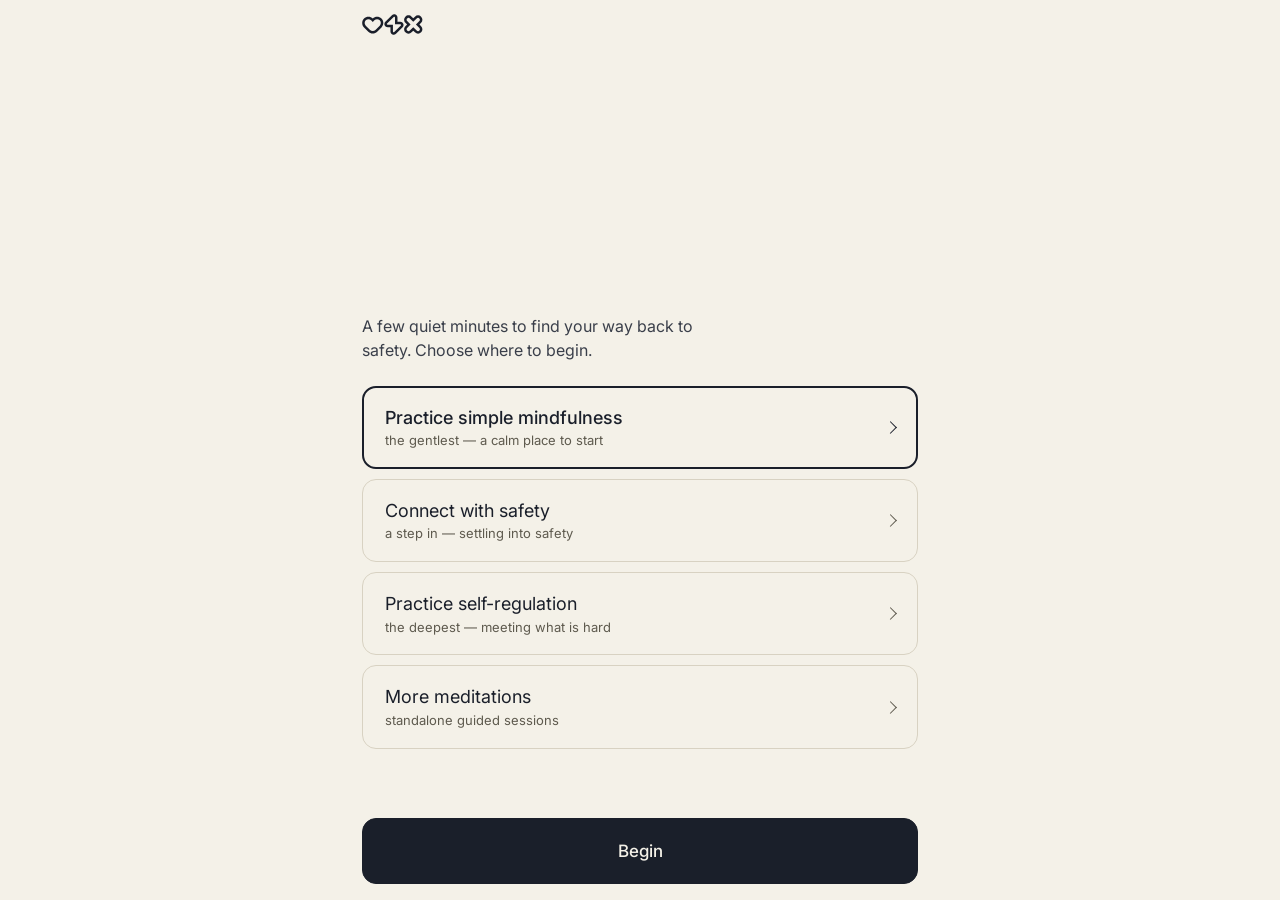
<file: index.html>
<!doctype html>
<html lang="en">
<head>
<meta charset="utf-8">
<meta name="viewport" content="width=device-width,initial-scale=1,viewport-fit=cover">
<!-- installable web app (add to home screen) — all inline, single file -->
<meta name="theme-color" content="#F4F1E8">
<meta name="mobile-web-app-capable" content="yes">
<meta name="apple-mobile-web-app-capable" content="yes">
<meta name="apple-mobile-web-app-status-bar-style" content="default">
<meta name="apple-mobile-web-app-title" content="Guided Practice">
<link rel="apple-touch-icon" href="icon-180.png">
<link rel="icon" type="image/png" sizes="512x512" href="icon-512.png">
<link rel="manifest" href="manifest.webmanifest">

<title>A guided practice — Stuck Not Broken</title>
<style>
@import url('https://fonts.googleapis.com/css2?family=Inter:wght@400;500;600&display=swap');

:root{
  --bone:#F4F1E8;--bone-deep:#E6E1D6;--hairline:#D8D2C2;--ink:#1A1F2A;--ink-80:#3A3F4A;--muted:#5E5A4E;--link:#0645AD;
  --leaf:#5BA070;--amber:#D29A4A;--sky:#5891C5;
  --btn-hover:#2A3040;--rbtn:10px;--rcard:14px;
  --ease:cubic-bezier(.2,.6,.2,1);
  --gentle:cubic-bezier(.25,.46,.3,1);   /* softer, slower easing for menu transitions */
}
*{box-sizing:border-box}
html,body{margin:0;height:100%;background:var(--bone)}
body{
  font-family:'Inter',system-ui,-apple-system,sans-serif;
  background:var(--bone);color:var(--ink);
  font-size:17px;line-height:1.65;-webkit-font-smoothing:antialiased;
  min-height:100svh;overflow-y:auto;overscroll-behavior:none;
  -webkit-tap-highlight-color:transparent;   /* no grey flash on tap (mobile) */
  touch-action:manipulation;                 /* ignore double-tap-to-zoom (e.g. fast silence taps); pinch-zoom still works */
}
button{-webkit-tap-highlight-color:transparent;touch-action:manipulation}
.page{width:100%;max-width:600px;margin:0 auto;min-height:100svh;padding:clamp(15px,3vh,30px) 28px clamp(16px,3vh,28px);display:flex;flex-direction:column}

/* ───── brand bar ───── */
.brand{display:flex;align-items:center;gap:12px;margin:0 0 clamp(16px,3.6vh,30px);flex:none}
.brand .mark{height:21px;width:auto;display:block}
.mark path{fill:var(--ink);transition:fill .4s var(--ease)}
.mark.mark-sky .g-heart{fill:var(--sky)}
.mark.mark-amber .g-bolt,.mark.mark-amber .g-x{fill:var(--amber)}
.brand-tag{font-size:11.5px;font-weight:500;text-transform:uppercase;letter-spacing:.15em;color:var(--muted);padding-left:12px;border-left:1px solid var(--hairline)}
.eyebrow{font-size:12.5px;font-weight:500;text-transform:uppercase;letter-spacing:.14em;color:var(--muted)}
.chooser .block>.eyebrow{display:flex;align-items:center;gap:8px;color:var(--trk-ink,var(--ink-80))}
.chooser .eyebrow::before{content:"";width:16px;height:2px;border-radius:1px;background:var(--trk,var(--muted));flex:none}

/* ───── setup layout (fits one screen) ───── */
.screen{display:flex;flex-direction:column;flex:1;min-height:0}
#setup{justify-content:flex-end;gap:clamp(14px,2.6vh,24px)}
.hidden{display:none !important}

/* zero-decision entry */
.entry{flex:1;display:flex;flex-direction:row;flex-wrap:wrap;align-items:center;justify-content:flex-start;gap:10px;align-content:center}
.btn.lead{flex:1 1 0;min-width:150px;padding:14px 20px;font-size:16px;border-radius:12px}
@media (max-width:440px){
  .entry{flex-direction:column;align-items:stretch;justify-content:center}
  .btn.lead{flex:none;width:100%}
}
.choose-link{background:none;border:0;font:inherit;font-size:14px;color:var(--link);cursor:pointer;text-decoration:underline;text-decoration-thickness:1px;text-underline-offset:2px;text-decoration-color:rgba(6,69,173,.45);padding:6px;margin-top:8px;transition:text-decoration-color var(--ease) .2s}
.choose-link:hover{text-decoration-color:var(--link)}
.choose-link:focus-visible{outline:2px solid var(--ink);outline-offset:2px;border-radius:4px}
.choose-link.back{align-self:flex-start;margin:0 0 2px;color:var(--muted);text-decoration:none}
.choose-link.back:hover{color:var(--ink)}
/* chooser hidden until the user opts into deciding */
.chooser{display:flex;flex:1;min-height:0;flex-direction:column;justify-content:flex-end;gap:clamp(13px,2.4vh,22px)}
#setup.choosing .entry{display:none}
#setup.choosing .chooser{display:flex;animation:riseIn .5s var(--ease)}

/* practice tabs — quiet, only earns weight when stacking */
.tabs{display:flex;gap:8px;flex-wrap:wrap;align-items:center;flex:none}
.tab{font:inherit;font-size:13px;cursor:pointer;white-space:nowrap;background:transparent;color:var(--ink-80);border:1px solid var(--hairline);border-radius:8px;padding:6px 13px;display:inline-flex;align-items:center;gap:8px;transition:border-color var(--ease) .2s,color var(--ease) .2s,background var(--ease) .2s}
.tab:hover{color:var(--ink)}
.tab.track-sky{border-color:rgba(88,145,197,.5)}
.tab.track-amber{border-color:rgba(210,154,74,.55)}
.tab.on{border-width:1.5px;padding:5.5px 12.5px;color:var(--ink);font-weight:500}
.tab.on.track-sky{border-color:var(--sky)}
.tab.on.track-amber{border-color:var(--amber)}
.tab.is-opt{color:var(--muted)}
.tab.is-opt.on{color:var(--ink)}
.tab:focus-visible{outline:2px solid var(--ink);outline-offset:2px}
.tab.add{color:var(--muted);border-style:dashed;font-weight:500}
.tab.add:hover{color:var(--ink);border-color:var(--ink-80)}
.tab .x{display:inline-flex;align-items:center;justify-content:center;width:17px;height:17px;margin-right:-4px;border-radius:50%;color:var(--muted);font-size:14px;line-height:1}
.tab .x:hover{color:var(--ink)}
/* when there's a single practice, the lone "Your practice" tab is just a quiet label */
.tabs[data-single] .tab.on{border-color:transparent;padding-left:0;color:var(--muted);font-weight:500;text-transform:uppercase;letter-spacing:.12em;font-size:11px}

/* ───── primary choices: radio rows ───── */
/* first-run orientation — only on the calm, unchosen view */
.welcome{font-size:16px;line-height:1.5;color:var(--ink-80);margin:0 0 2px;max-width:23em;text-wrap:pretty}
.chooser.picked .welcome{display:none}
.block{margin:0}
.block>.eyebrow{display:block;margin-bottom:11px}
.choices{display:flex;flex-direction:column}
.choices .opt{margin-bottom:10px}
.choices .opt:last-child{margin-bottom:0}
.opt{
  display:flex;align-items:center;width:100%;text-align:left;
  font:inherit;color:inherit;cursor:pointer;
  background:transparent;border:1px solid var(--hairline);border-radius:var(--rcard);
  padding:19px 22px;max-height:140px;overflow:hidden;
  transition:border-color var(--ease) .3s,border-width var(--ease) .3s,box-shadow var(--ease) .3s,max-height var(--gentle) .6s,opacity var(--gentle) .55s,padding var(--gentle) .6s,margin var(--gentle) .6s;
}
@media(hover:hover){.opt:not(.on):hover{border-color:var(--ink-80);box-shadow:inset 0 0 0 1px var(--ink-80)}}
@media(hover:hover){.opt.track-sky.on:hover{box-shadow:inset 0 0 0 1px var(--sky)}}
@media(hover:hover){.opt.track-amber.on:hover{box-shadow:inset 0 0 0 1px var(--amber)}}
.opt.on{border-width:2px;padding:18px 21px}
.opt.on .t{font-weight:500;color:var(--ink)}
.opt.track-sky.on{border-color:var(--sky)}
.opt.track-ink.on{border-color:var(--ink)}
.opt.track-amber.on{border-color:var(--amber)}
.opt:focus-visible{outline:2px solid var(--ink);outline-offset:2px}
.opt-text{flex:1 1 auto;min-width:0;display:flex;flex-direction:column;gap:3px}
.opt .t{display:block;flex:none;min-width:0;font-size:18px;line-height:1.3;font-weight:400;transition:font-weight var(--ease) .2s}
.opt .sub{font-size:13px;line-height:1.3;color:var(--muted);font-weight:400}
.chooser.picked .sub{display:none}
/* a clear way back once a practice is chosen */
.change-hint{display:none}
/* a back button above the chosen option — reopens the list (replaces the inline 'change') */
.goback{display:none;align-items:center;gap:8px;background:transparent;border:0;padding:0;margin:0 0 6px;cursor:pointer;font:inherit;font-size:15px;color:var(--ink-80);transition:color var(--ease) .2s}
.chooser.picked .goback{display:inline-flex}
.goback:hover{color:var(--ink)}
.goback .ba{width:8px;height:8px;border-left:1.5px solid currentColor;border-bottom:1.5px solid currentColor;transform:rotate(45deg);display:inline-block}
.goback:focus-visible{outline:2px solid var(--ink);outline-offset:2px;border-radius:4px}
/* session picker — a vertical list, not pills */
.medlist{display:flex;flex-direction:column;gap:8px}
.medrow{display:flex;align-items:center;justify-content:space-between;gap:12px;width:100%;text-align:left;font:inherit;cursor:pointer;background:transparent;border:1px solid var(--hairline);border-radius:var(--rcard);padding:14px 18px;color:var(--ink-80);transition:border-color var(--ease) .2s,color var(--ease) .2s}
.medrow:hover{border-color:var(--ink-80);color:var(--ink)}
.medrow.on{border-color:var(--ink);color:var(--ink);font-weight:500}
.medrow .mt{display:flex;flex-direction:column;gap:2px;min-width:0}
.medrow .mttl{font-size:16px;line-height:1.3}
.medrow .mest{font-size:12px;color:var(--muted)}
.medrow .ma{flex:none;width:8px;height:8px;border-right:1.5px solid var(--muted);border-top:1.5px solid var(--muted);transform:rotate(45deg)}
/* tap affordance — right chevron to choose, rotates down on the chosen one (tap to change) */
.opt-aff{flex:none;width:9px;height:9px;margin-left:14px;border-right:1.5px solid var(--muted);border-top:1.5px solid var(--muted);transform:rotate(45deg);transition:transform var(--ease) .3s,border-color var(--ease) .2s}
.opt.on .opt-aff{border-color:var(--ink)}
.chooser.picked .opt.on .opt-aff{transform:rotate(135deg)}
/* on choosing, the other two collapse away */
.chooser.picked .choices .opt:not(.on){max-height:0;opacity:0;margin:0;padding-top:0;padding-bottom:0;border-width:0;pointer-events:none}
/* customization stays hidden until a practice is chosen — a calm first view */
.chooser:not(.picked) .summary,
.chooser:not(.picked) .surprise-all{display:none !important}
.chooser.picked .begin-help{display:none}
/* the customization area grows in and recedes smoothly — grid-rows 0fr<->1fr animates to natural height, both directions */
.reveal{max-height:0;opacity:0;overflow:hidden;pointer-events:none;transition:max-height .7s var(--gentle),opacity .6s var(--gentle)}
.reveal-inner{display:flex;flex-direction:column;gap:clamp(13px,2.4vh,22px)}
.chooser.picked .reveal{opacity:1;pointer-events:auto}

/* ───── contextual refinements ───── */
.refine{display:flex;flex-direction:column;gap:clamp(11px,2vh,18px);flex:none}
.chips{display:flex;flex-wrap:wrap;gap:8px}
.chip{
  font:inherit;font-size:14px;cursor:pointer;text-transform:capitalize;white-space:nowrap;
  background:transparent;color:var(--muted);border:1px solid var(--hairline);
  border-radius:999px;padding:7px 15px;transition:border-color var(--ease) .2s,color var(--ease) .2s,font-weight var(--ease) .2s;
}
.chip:hover{border-color:var(--ink-80);color:var(--ink-80)}
.chip.on{border-color:var(--ink);color:var(--ink);font-weight:500}
.chip:focus-visible{outline:2px solid var(--ink);outline-offset:2px}
.chip.shuffle{border-style:dashed}
.surprise-all{align-self:flex-start;white-space:nowrap;font:inherit;font-size:14px;cursor:pointer;background:transparent;color:var(--muted);border:1px dashed var(--hairline);border-radius:999px;padding:7px 16px;transition:border-color var(--ease) .2s,color var(--ease) .2s}
.surprise-all:hover{border-color:var(--ink-80);color:var(--ink-80)}
.surprise-all:focus-visible{outline:2px solid var(--ink);outline-offset:2px}

/* ───── more options ───── */
.adjust{margin:0}
.adjust summary{font-size:14px;color:var(--muted);cursor:pointer;list-style:none;display:inline-flex;align-items:center;gap:9px;width:auto;transition:color var(--ease) .2s}
.adjust summary:hover{color:var(--ink)}
.adjust summary::-webkit-details-marker{display:none}
.adjust summary .tw{width:7px;height:7px;border-right:1.5px solid currentColor;border-bottom:1.5px solid currentColor;transform:rotate(45deg);transition:transform var(--ease) .2s;margin-bottom:2px}
.adjust[open] summary .tw{transform:rotate(-135deg);margin-bottom:-3px}
.adjust[open] summary{margin-bottom:20px}
.adjust summary:focus-visible{outline:2px solid var(--ink);outline-offset:3px;border-radius:4px}
.adjust-body{display:flex;flex-direction:column;gap:22px}

/* ───── summary + begin (pinned low) ───── */
.foot{display:flex;flex-direction:column;gap:14px;flex:none;padding-top:clamp(16px,3vh,26px)}
.summary{font-size:15px;color:var(--ink-80);margin:0;min-height:1.4em;text-wrap:pretty}
.summary b{font-weight:500;color:var(--ink)}
.begin-help{font-size:13px;color:var(--muted);margin:0;text-align:left;text-wrap:pretty}
.btn{
  font:inherit;font-weight:500;white-space:nowrap;cursor:pointer;
  background:var(--ink);color:var(--bone);border:1px solid var(--ink);
  border-radius:var(--rbtn);padding:13px 30px;transition:box-shadow var(--ease) .25s,transform var(--ease) .2s,border-color var(--ease) .2s,color var(--ease) .2s;
}
.btn:hover{box-shadow:0 0 0 2px var(--bone),0 0 0 3.5px var(--ink);transform:translateY(-1px)}
.btn:focus-visible{outline:2px solid var(--ink);outline-offset:3px}
.btn.primary{width:100%;padding:18px 30px;font-size:17px;border-radius:14px}
.btn.quiet{background:transparent;color:var(--ink);border:1px solid var(--ink)}
.btn.quiet:hover{box-shadow:inset 0 0 0 1px var(--ink);transform:translateY(-1px)}
body.playing .brand{display:none}

/* ───── player ───── */
#player{align-items:center;justify-content:center;text-align:center;gap:0}
/* the circle + caption form a "stage" that rests in the true centre of the screen. The controls
   (the menu) overlay the bottom, out of flow. When the menu appears, the stage rises toward the
   top (not all the way) and the circle shrinks, so focus shifts to the menu; when it's away, the
   stage settles back to centre and the circle grows again. */
.stage{flex:1;min-height:0;width:100%;display:flex;flex-direction:column;align-items:center;justify-content:center;transition:transform .9s var(--gentle);will-change:transform}
.ringwrap{width:100%;display:flex;align-items:center;justify-content:center;padding:8px 0}
.pfoot{position:absolute;left:0;right:0;bottom:0;width:100%;display:flex;flex-direction:column;align-items:stretch}
/* only the vertical move is a CSS transition; the circle's SIZE is eased inside the canvas
   animation (see _msz in ringLoop) so it stays perfectly smooth against the 60fps breathing. */
#player.show-controls .stage{transform:translateY(-12vh)}
@media (prefers-reduced-motion:reduce){.stage{transition:none}}
#ring{width:min(82vw,360px);height:min(82vw,360px);max-height:48vh;display:block}
.phase{font-size:12.5px;text-transform:lowercase;letter-spacing:.14em;color:var(--muted);min-height:1.5em;margin:0 0 22px;opacity:0;transition:opacity 1.1s var(--ease);text-wrap:pretty;max-width:24em}
/* a quiet "it's beginning" cue so the opening silence never reads as broken */
.starting{font-size:13px;letter-spacing:.14em;text-transform:lowercase;color:var(--muted);margin:0;min-height:1.4em;text-align:center;opacity:0;transition:opacity .6s var(--ease)}
.starting.show{opacity:1;animation:startpulse 1.9s ease-in-out infinite}
@keyframes startpulse{0%,100%{opacity:.4}50%{opacity:.85}}
@media (prefers-reduced-motion:reduce){.starting.show{animation:none;opacity:.7}}
.caption{display:flex;align-items:center;justify-content:flex-start;height:5em;font-size:17px;line-height:1.65;color:var(--ink-80);max-width:none;width:100%;margin:0 0 18px;text-align:left;text-wrap:pretty;padding:0}
#player:not(.caps-on) .caption{display:none}
/* paused: the whole field dims to read as resting (not frozen); only the resume button stays full */
#player .ringwrap,#player .caption,#player .starting,#player .controlbar,#player .endings{transition:opacity .45s var(--ease)}
#player.paused .ringwrap,#player.paused .caption,#player.paused .controlbar,#player.paused .endings{opacity:.38}
.cap-text{display:inline-block;opacity:0;transform:translateY(7px);filter:blur(2px);transition:opacity .6s var(--ease),transform .6s var(--ease),filter .6s var(--ease);will-change:opacity,transform,filter}
.cap-text.in{opacity:1;transform:none;filter:blur(0)}
@media (prefers-reduced-motion:reduce){.cap-text{transform:none;filter:none;transition:opacity .4s var(--ease)}}
.controls{display:flex;flex-direction:column;gap:18px;align-items:stretch;width:100%;opacity:0;pointer-events:none;transition:opacity .55s var(--ease)}
#player.show-controls .controls{opacity:1;pointer-events:auto}
/* the controls flow in softly, one tier after the next */
#player.show-controls .controls>*{animation:riseIn .5s var(--ease) both}
#player.show-controls .controls>*:nth-child(2){animation-delay:.06s}
#player.show-controls .controls>*:nth-child(3){animation-delay:.12s}
#player{position:relative}

/* round icon button — used by the between-practices "continue" */
.iconbtn{width:64px;height:64px;border-radius:50%;border:1.5px solid var(--ink);background:transparent;cursor:pointer;display:flex;align-items:center;justify-content:center;transition:box-shadow var(--ease) .2s}
.iconbtn:hover{box-shadow:0 0 0 1px var(--ink)}
.iconbtn:focus-visible{outline:2px solid var(--ink);outline-offset:3px}
.iconbtn .ico{width:25px;height:25px;display:block;fill:var(--ink);color:var(--ink)}

/* ── primary transport: the one hero control ── */
/* pause/play — a wide rounded button (not a circle, so it never echoes the breathing ring) that
   grows to fill the row from the captions pill out to the right edge — no empty gutter. */
.transport{flex:1 1 auto;min-width:54px;height:54px;border-radius:15px;border:1.5px solid var(--ink);background:transparent;cursor:pointer;display:flex;align-items:center;justify-content:center;transition:box-shadow var(--ease) .2s,transform var(--ease) .2s}
.transport:hover{box-shadow:0 0 0 1.5px var(--ink)}
.transport:active{transform:scale(.96)}
.transport:focus-visible{outline:2px solid var(--ink);outline-offset:4px}
.transport .ico{width:27px;height:27px;display:block;fill:var(--ink);color:var(--ink)}
.transport .ico-play{display:none;margin-left:3px}
.transport.is-paused .ico-pause{display:none}
.transport.is-paused .ico-play{display:block}

/* ── adjustments: two quiet, equal setting pills ── */
/* ── settings: two equal cells on one grid row, sharing the column's edges ── */
/* the controls live on one compact, centred bar — no full-width pills, no wasted space */
/* control bar spans the page columns: silence + captions at the LEFT edge, pause/play at the
   RIGHT edge (easy thumb reach) — both aligned to the same grid as the cards, caption and buttons. */
.controlbar{display:flex;align-items:center;gap:10px;width:100%;flex-wrap:nowrap}
.adjgroup{display:flex;align-items:center;gap:10px;flex:none}
.endbtn{width:100%}
.adj{display:flex;align-items:center;justify-content:center;gap:2px;width:auto;height:54px;border:1px solid var(--hairline);border-radius:14px;background:transparent;font:inherit;font-size:13px;letter-spacing:.04em;text-transform:lowercase;color:var(--muted);transition:border-color var(--ease) .2s,color var(--ease) .2s,box-shadow var(--ease) .2s}
.adj.silence{padding:0 4px 0 14px}
.adj-stepper{display:inline-flex;align-items:center;gap:2px}
.adj-label{color:var(--muted)}
.adj-val{color:var(--ink-80);font-variant-numeric:tabular-nums;min-width:2.2em;text-align:center}
.adj-step{width:44px;height:44px;border-radius:50%;border:0;background:transparent;color:var(--muted);font:inherit;font-size:21px;line-height:1;cursor:pointer;display:flex;align-items:center;justify-content:center;transition:color var(--ease) .2s}
.adj-step:hover{color:var(--ink)}
.adj-step:focus-visible{outline:2px solid var(--ink);outline-offset:2px}
.captoggle{padding:0 14px;cursor:pointer}
.captoggle .cc{font-weight:500;letter-spacing:.1em;color:var(--muted);transition:color var(--ease) .2s}
.captoggle .cc-state{color:var(--muted);transition:color var(--ease) .2s}
.captoggle:hover{border-color:var(--ink);box-shadow:0 0 0 1px var(--ink)}
.captoggle:hover .cc,.captoggle:hover .cc-state{color:var(--ink-80)}
.captoggle.on{border-color:var(--ink)}
.captoggle.on .cc,.captoggle.on .cc-state{color:var(--ink)}
.captoggle:focus-visible{outline:2px solid var(--ink);outline-offset:2px}

/* ── endings: encouraged graceful close + quiet escape ── */
.endings{display:flex;flex-direction:column;align-items:center;gap:12px;width:100%}
.endings .endbtn{width:100%}
.endnow{background:none;border:0;font:inherit;font-size:12.5px;letter-spacing:.1em;text-transform:lowercase;color:var(--muted);cursor:pointer;padding:4px 10px;transition:color var(--ease) .2s}
.endnow:hover{color:var(--ink);font-weight:600}
.endnow:focus-visible{outline:2px solid var(--ink);outline-offset:2px;border-radius:4px}

/* gentle completion */
.done{display:none;flex-direction:column;align-items:stretch;gap:10px;width:100%}
#player.finished .controls{display:none}
#player.finished .done{display:flex;animation:riseIn .55s var(--ease)}
.done .btn{width:100%}
/* terminal rest — just the settled ring and a quiet way back */
.rest{display:none;flex-direction:column;align-items:center}
#player.rested .done{display:none}
#player.rested .rest{display:flex;animation:riseIn .7s var(--ease)}

/* rest between stacked meditations */
.brk{display:none;flex-direction:column;align-items:center;gap:18px}
.brk-line{font-size:13px;text-transform:lowercase;letter-spacing:.1em;color:var(--muted);margin:0;text-align:center}
#player.breaking .controls,#player.breaking .done{display:none}
#player.breaking .brk{display:flex;animation:riseIn .55s var(--ease)}
.brk .iconbtn{width:80px;height:80px}
.brk .iconbtn .ico{width:30px;height:30px;margin-left:3px}
@media (prefers-reduced-motion:no-preference){.brk .iconbtn{animation:brkbreath 2.8s ease-in-out infinite}}
@keyframes brkbreath{0%,100%{opacity:.5}50%{opacity:1}}
@keyframes riseIn{from{opacity:0;transform:translateY(10px)}to{opacity:1;transform:none}}
@media (prefers-reduced-motion:reduce){
  #player.finished .done,#player.breaking .brk,#setup.choosing .chooser,#player.show-controls .controls>*{animation:none}
  .btn:hover,.btn.quiet:hover{transform:none}
}

/* connection trouble */
.conn{position:absolute;left:0;right:0;bottom:clamp(40px,9vh,72px);text-align:center;font-size:13px;color:var(--muted);margin:0;letter-spacing:.04em;opacity:0;transition:opacity .5s var(--ease);pointer-events:none}
#player.conn-trouble .conn{opacity:.75}

@media (max-width:520px){.page{padding:18px 20px}}
/* short viewports: compress so setup still fits one screen */
@media (max-height:680px){
  #setup{gap:clamp(10px,1.8vh,16px)}
  .opt{padding:11px 16px}
  .opt.on{padding:10.5px 15.5px}
}
@media (max-height:560px){
  .page{padding:12px 22px}
  .brand{margin-bottom:8px}
  #setup{gap:9px}
  .opt{padding:9px 15px}
  .opt.on{padding:8.5px 14.5px}
  .choices{gap:6px}
  .refine{gap:9px}
  .btn.primary{padding:12px 30px}
}
/* very short (landscape phones): tighten everything */
@media (max-height:560px){
  .brand{margin-bottom:6px}
  #setup{gap:7px}
  .refine{gap:7px}
  .block>.eyebrow{margin-bottom:5px}
  .adjust[open] summary{margin-bottom:12px}
  .adjust-body{gap:14px}
  .foot{padding-top:8px;gap:9px}
  .chip{padding:6px 13px}
}
/* embed → standalone affordance (only shows inside Circle / on installable iOS) */
.popout,.installhint{display:none}
body.embedded .popout,body.can-install .installhint{
  display:flex;align-items:center;gap:10px;justify-content:space-between;flex:none;
  margin:0 0 clamp(14px,2.6vh,20px);padding:11px 8px 11px 15px;
  border:1px solid var(--hairline);border-radius:12px;background:rgba(88,145,197,.07)}
.popout-link{flex:1 1 auto;min-width:0;font:inherit;color:var(--link);background:none;border:0;
  cursor:pointer;text-align:left;padding:0;display:flex;flex-direction:column;gap:1px}
.popout-link .ttl{font-size:15px;font-weight:600;display:flex;align-items:center;gap:6px}
.popout-link .sub{font-size:12.5px;font-weight:400;color:var(--muted)}
.popout-link:focus-visible{outline:2px solid var(--ink);outline-offset:3px;border-radius:6px}
.installhint .ttl{font-size:14px;color:var(--ink-80);line-height:1.4}
.installhint .ttl b{font-weight:600;color:var(--ink)}
.popout-x{flex:none;width:30px;height:30px;border:0;background:none;color:var(--muted);
  font-size:19px;line-height:1;cursor:pointer;border-radius:50%;display:flex;align-items:center;justify-content:center}
.popout-x:hover{color:var(--ink)}
.popout-x:focus-visible{outline:2px solid var(--ink);outline-offset:2px}
body.playing .popout,body.playing .installhint{display:none}
@supports(padding:max(0px)){
  .page{
    padding-top:max(14px,env(safe-area-inset-top));
    padding-bottom:max(16px,env(safe-area-inset-bottom));
    padding-left:max(22px,env(safe-area-inset-left));
    padding-right:max(22px,env(safe-area-inset-right));
  }
}
</style>
</head>
<body>
<div class="page">
  <!-- shown only when running embedded (e.g. inside Circle): a one-tap jump to the chrome-free app -->
  <div class="popout" id="popout">
    <button class="popout-link" id="popoutlink" type="button">
      <span class="ttl">Open the full-screen app ↗</span>
      <span class="sub">no menus — just the practice</span>
    </button>
    <button class="popout-x" id="popoutx" type="button" aria-label="dismiss">×</button>
  </div>
  <!-- shown only on the standalone page in iOS Safari, not yet installed -->
  <div class="installhint" id="installhint">
    <span class="ttl">Keep this handy: tap <b>Share</b>, then <b>Add to Home Screen</b>.</span>
    <button class="popout-x" id="installx" type="button" aria-label="dismiss">×</button>
  </div>
  <header class="brand">
    <svg class="mark" viewBox="0 0 1288 446.31" role="img" aria-label="Stuck Not Broken">
<path class="g-heart" d="M 228.6626430999995,414.99967965948633 C 193.0931878499996,414.99967965948633 159.69623824999962,401.15528090948635 134.56332974999987,376.0223724094866 L 42.977307250000194,284.43634990948647 C 17.844398749999527,259.30344140948625 4.0,225.86389365948654 4.0,190.3370365594864 C 4.0,154.76758130948647 17.844398750000437,121.3706317094865 42.977307250000194,96.23772320948629 C 68.11021574999995,71.10481470948653 101.54976350000015,57.26041595948655 137.07662059999984,57.260415959486096 C 171.45332764999966,57.260415959486096 203.82792165000046,70.21025355948623 228.6626430999995,93.76703050948609 C 280.7175823999996,44.35317650948619 363.2727970999995,45.20513950948626 414.34797894999974,96.23772320948629 C 466.23252564999984,148.1222699094864 466.23252564999984,232.5518032094864 414.34797894999974,284.47894805948624 L 322.76195644999916,376.06497055948637 C 297.6290479499994,401.1978790594861 264.1895001999992,415.0422778094861 228.6626430999995,415.0422778094861 L 228.6626430999995,414.99967965948633 M 137.11921875000007,109.86913120948648 C 115.60715299999993,109.86913120948648 95.41562990000057,118.21836860948625 80.20809035000002,133.42590815948634 C 48.813253799999075,164.82074470948638 48.813253799999075,215.8533284094864 80.20809035000002,247.24816495948645 L 171.7941128499997,338.83418745948654 C 187.00165239999933,354.0417270094862 207.1931754999996,362.3909644094864 228.70524124999974,362.3909644094864 C 250.2173069999999,362.3909644094864 270.40883009999925,354.0417270094862 285.6163696499989,338.83418745948654 L 377.20239214999947,247.24816495948645 C 408.5546305500002,215.89592655948618 408.5546305500002,164.82074470948638 377.20239214999947,133.42590815948634 C 345.80755560000034,102.0310716094863 294.7749719000003,102.0310716094863 263.3801353500003,133.42590815948634 L 228.70524124999974,168.10080225948641 L 194.03034714999922,133.42590815948634 C 178.82280759999958,118.21836860948625 158.6312844999993,109.86913120948648 137.11921875000007,109.86913120948648"></path>
<path class="g-bolt" d="M 673.9837031999996,442.30509380948604 C 665.0806898499995,442.30509380948604 656.092480199999,440.5585696594861 647.4876538999997,437.02292320948607 C 621.5879787000003,426.2881894094861 604.8469057499997,401.24047720948636 604.8469057499997,373.2108945094859 L 604.8469057499997,282.43423685948653 L 544.8687105499994,282.43423685948653 C 516.8391278499994,282.43423685948653 491.7914156499992,265.6931639094863 481.05668185000013,239.79348870948652 C 470.3219480500002,213.89381350948625 476.2004927499993,184.3306974094866 496.0512306499995,164.4799595094859 L 636.2417422999997,24.28944785948616 C 656.092480199999,4.438709959486374 685.6129981499989,-1.439834740514101 711.5552714999994,9.294899059486312 C 737.4549466999997,20.02963285948627 754.1960196499995,45.07734505948602 754.1960196499995,73.10692775948601 L 754.1960196499995,163.8835854094863 L 814.1742148499998,163.8835854094863 C 842.2037975499998,163.8835854094863 867.25150975,180.62465835948652 877.9862435499999,206.52433355948634 C 888.7209773499999,232.4240087594866 882.842432649999,261.98712485948624 862.9916947499996,281.8378627594865 L 722.8011830999994,422.0283744094862 C 709.5531584499995,435.27639905948615 691.9601224999997,442.30509380948604 674.0263013499998,442.30509380948604 L 673.9837031999996,442.30509380948604 M 684.6758388499993,56.57884555948604 C 681.2679868499999,56.57884555948604 677.1785644499996,57.68639745948613 673.3873291,61.47763280948621 L 533.1968174499998,201.6681444594864 C 526.168122699999,208.69683920948628 528.3832264999992,216.53489880948646 529.6185728500004,219.60196560948626 C 530.8965173500001,222.6690324094865 534.9007434500008,229.7829234594864 544.8261124,229.7829234594864 L 657.4556210000001,229.7829234594864 L 657.4556210000001,373.16829635948613 C 657.4556210000001,383.09366530948625 664.5695120499995,387.0978914094861 667.6365788499998,388.3758359094862 C 670.70364565,389.6537804094859 678.5417052499997,391.8262860594858 685.5703999999996,384.7975913094864 L 825.7609116499998,244.60707965948623 C 832.7896063999988,237.57838490948635 830.5745025999995,229.74032530948617 829.3391562500001,226.67325850948637 C 828.0612117500004,223.60619170948613 824.0569856499997,216.49230065948623 814.1316166999995,216.49230065948623 L 701.5021080999995,216.49230065948623 L 701.5021080999995,73.10692775948601 C 701.5021080999995,63.18155880948589 694.3882170499992,59.17733270948602 691.3211502499989,57.899388209486375 C 689.9154112999995,57.30301410948633 687.5299148999993,56.536247409486265 684.6758388499993,56.536247409486265 L 684.6758388499993,56.57884555948604"></path>
<path class="g-x" d="M 988.3580501999995,417.42777420948585 C 963.5233287499996,417.42777420948585 940.1795425499995,407.75799415948575 922.6291047499999,390.20755635948615 C 905.0786669499994,372.6571185594861 895.4088868999997,349.313332359486 895.4088868999997,324.4786109094865 C 895.4088868999997,299.64388945948656 905.0786669499994,276.3001032594865 922.6291047499999,258.749665459486 L 958.2837562999994,223.09501390948608 L 922.6291047499999,187.44036235948616 C 905.0786669499994,169.8899245594861 895.4088868999997,146.5461383594865 895.4088868999997,121.71141690948608 C 895.4088868999997,96.87669545948611 905.0786669499994,73.53290925948605 922.6291047499999,55.98247145948645 C 940.1795425499995,38.43203365948639 963.5233287499996,28.762253609486294 988.3580501999995,28.762253609486294 C 1013.1927716500004,28.762253609486294 1036.5365578500005,38.43203365948639 1054.0869956499992,55.98247145948645 L 1089.7416472000004,91.63712300948637 L 1125.39629875,55.98247145948645 C 1161.6473244,19.731445809486473 1220.6031639999992,19.731445809486473 1256.811591499999,55.98247145948645 C 1293.062617149999,92.23349710948642 1293.062617149999,151.18933670948664 1256.811591499999,187.39776420948593 L 1221.1569399499995,223.0524157594863 L 1256.811591499999,258.7070673094862 C 1293.062617149999,294.9580929594862 1293.062617149999,353.9139325594864 1256.811591499999,390.12236005948614 C 1220.560565849999,426.3733857094861 1161.6047262499997,426.3733857094861 1125.39629875,390.12236005948614 L 1089.7416472000004,354.4677085094862 L 1054.0869956499992,390.12236005948614 C 1036.5365578499996,407.6727978594862 1013.1927716499995,417.3425779094863 988.3580501999995,417.3425779094863 L 988.3580501999995,417.4277742094863 M 988.3580501999995,81.49876330948646 C 977.5807182499993,81.49876330948646 967.4849567000001,85.67338200948635 959.8598878499997,93.29845085948628 C 952.2348189999993,100.92351970948621 948.0602002999985,111.01928125948635 948.0602002999995,121.79661320948608 C 948.0602002999995,132.57394515948582 952.2348189999993,142.66970670948595 959.8598878499997,150.29477555948634 L 1032.7027243499997,223.13761205948586 L 959.8598878499997,295.98044855948626 C 952.2348189999993,303.60551740948665 948.0602002999985,313.7012789594868 948.0602002999995,324.4786109094865 C 948.0602002999995,335.25594285948625 952.2348189999993,345.3517044094864 959.8598878499997,352.97677325948587 C 967.4849566999992,360.60184210948626 977.5807182499993,364.7764608094857 988.3580501999995,364.77646080948614 C 999.1353821499997,364.77646080948614 1009.2311436999998,360.6018421094867 1016.8562125499993,352.97677325948587 L 1089.6990490499993,280.13393675948635 L 1162.5418855500002,352.97677325948587 C 1178.2606029000008,368.695490609486 1203.8194929000001,368.695490609486 1219.5382102499989,352.97677325948587 C 1235.2569275999995,337.2580559094862 1235.2569275999995,311.69916590948594 1219.5382102499989,295.98044855948626 L 1146.6953737499998,223.13761205948586 L 1219.5382102499989,150.29477555948634 C 1235.2569275999995,134.5760582094862 1235.2569275999995,109.01716820948596 1219.5382102499989,93.29845085948628 C 1203.8194928999992,77.57973350948615 1178.2606028999999,77.57973350948615 1162.5418855500002,93.29845085948628 L 1089.6990490499993,166.14128735948626 L 1016.8562125499993,93.29845085948628 C 1009.2311436999998,85.67338200948635 999.1353821499988,81.49876330948646 988.3580501999995,81.49876330948646"></path></svg>
    <span class="brand-tag" hidden></span>
  </header>

  <!-- ───────────── SETUP ───────────── -->
  <main id="setup" class="screen">

    <!-- the customizer: choose a practice, shape it, begin -->
    <div class="chooser" id="chooser">

      <p class="welcome" id="welcome">A few quiet minutes to find your way back to safety. Choose where to begin.</p>
      <button class="goback" id="goback" type="button"><span class="ba" aria-hidden="true"></span> back</button>
      <div class="block">
        <div class="choices" id="exps"></div>
      </div>

      <div class="reveal" id="reveal"><div class="reveal-inner">
      <div class="refine">
        <div class="block" id="sensewrap">
          <span class="eyebrow">anchor your attention with</span>
          <div class="chips" id="senses"></div>
        </div>
        <div class="block" id="skillwrap">
          <span class="eyebrow">the skill to practice</span>
          <div class="chips" id="skills"></div>
        </div>
        <div class="block" id="medwrap" style="display:none">
          <span class="eyebrow">choose a session</span>
          <div class="medlist" id="meds"></div>
        </div>
      </div>

      <details class="adjust" id="adjust">
        <summary><span class="tw" aria-hidden="true"></span> more options</summary>
        <div class="adjust-body">
          <div class="block">
            <span class="eyebrow">How much silence?</span>
            <div class="chips" id="sils"></div>
          </div>
          <div class="block" id="descdefwrap">
            <span class="eyebrow">describe the defense?</span>
            <div class="chips" id="descdefs"></div>
          </div>
          <div class="block" id="lenwrap">
            <span class="eyebrow">length</span>
            <div class="chips" id="lens"></div>
          </div>
        </div>
      </details>
      </div></div>

      <div class="foot">
        <p class="summary" id="summary"></p>
        <p class="begin-help" id="beginhelp">not sure? this is the simplest place to start.</p>
        <button class="surprise-all" id="surprise" type="button">surprise me</button>
        <button class="btn primary" id="begin">Begin</button>
      </div>
    </div>
  </main>

  <!-- ───────────── PLAYER ───────────── -->
  <main id="player" class="screen hidden">
    <div class="stage">
      <div class="ringwrap"><canvas id="ring"></canvas></div>
      <p class="starting" id="starting" aria-live="polite"></p>
      <p class="caption" id="caption"><span class="cap-text" id="captext"></span></p>
    </div>
    <div class="pfoot">
    <div class="controls">
      <!-- one compact bar: pause/play · silence · captions -->
      <div class="controlbar">
        <div class="adjgroup">
        <div class="adj silence">
          <span class="adj-label">silence</span>
          <span class="adj-stepper">
            <button class="adj-step" id="lesssil" aria-label="less silence">−</button>
            <span class="adj-val" id="silnow"></span>
            <button class="adj-step" id="moresil" aria-label="more silence">+</button>
          </span>
        </div>
        <button class="adj captoggle" id="captoggle" type="button" aria-pressed="false"><span class="cc">CC</span><span class="cc-state" id="capstate">off</span></button>
        </div>
      <button class="transport" id="pause" aria-label="Pause"><svg class="ico ico-pause" viewBox="0 0 24 24" aria-hidden="true"><rect x="6.4" y="5" width="4.4" height="14" rx="2.2"></rect><rect x="13.2" y="5" width="4.4" height="14" rx="2.2"></rect></svg><svg class="ico ico-play" viewBox="0 0 24 24" aria-hidden="true"><path d="M8 6 L18 12 L8 18 Z" fill="currentColor" stroke="currentColor" stroke-width="3.4" stroke-linejoin="round"></path></svg></button>
      </div>
      <!-- endings: graceful close, and a quiet escape -->
      <div class="endings">
        <button class="btn quiet endbtn" id="endbtn">Begin ease out</button>
        <button class="endnow" id="stopbtn" aria-label="End now">end now</button>
      </div>
    </div>
    <!-- gentle completion state -->
    <div class="done" id="done">
      <button class="btn quiet" id="againbtn">Go again</button>
      <button class="btn quiet" id="overbtn">Choose another</button>
      <button class="endnow" id="restbtn">end</button>
    </div>
    <!-- terminal rest: ending is an honored, complete choice -->
    <div class="rest" id="rest">
      <button class="endnow" id="restagain">begin again</button>
    </div>
    <!-- a rest between stacked meditations: waits for play -->
    <div class="brk" id="brk">
      <p class="brk-line" id="brkline"></p>
      <button class="iconbtn" id="contbtn" aria-label="Continue"><svg class="ico" viewBox="0 0 24 24" aria-hidden="true"><path d="M8 6 L18 12 L8 18 Z" fill="currentColor" stroke="currentColor" stroke-width="3.4" stroke-linejoin="round"></path></svg></button>
    </div>
    <!-- shown only if clips can't load -->
    <p class="conn" id="conn">having trouble connecting. hang on…</p>
    </div>
  </main>
</div>

<audio id="au"></audio>

<script>
/* ====== audio location ======
   Where the clips live, relative to this HTML file.
   - Local testing: "weaver-slicing/clips/"
   - Clips sitting next to this file: ""
   - Production CDN (recommended): the prefix that keeps the real filenames,
     e.g. "https://cdn.jsdelivr.net/gh/USER/REPO/clips/". A bare Wix-media
     prefix will NOT work (Wix rewrites uploads to opaque hashed URLs). */
const BASE="https://justinlmft.github.io/snb-guided-practice/clips/";

/* CAPTIONS: fetch the filename-keyed transcript once on load. On/off toggle, default OFF, nothing persisted. */
let CAP={};
fetch(BASE+'captions.json').then(r=>r.ok?r.json():{}).then(j=>{CAP=j||{};}).catch(()=>{});
let capsOn=false,curFile='';

/* ====== content data (manifest, order, rules, durations) ====== */
const MAN={"INTRO-01":["INTRO-01-a.mp3","INTRO-01-b.mp3"],
"PINTRO-ANCHORING":["PINTRO-ANCHORING-a.mp3","PINTRO-ANCHORING-b.mp3"],
"PINTRO-IMAGERY":["PINTRO-IMAGERY-a.mp3","PINTRO-IMAGERY-b.mp3"],
"PINTRO-OBSTACLES":["PINTRO-OBSTACLES-a.mp3","PINTRO-OBSTACLES-b.mp3"],
"PINTRO-BALANCING":["PINTRO-BALANCING-a.mp3","PINTRO-BALANCING-b.mp3"],
"PINTRO-PENDULATING":["PINTRO-PENDULATING-a.mp3","PINTRO-PENDULATING-b.mp3"],
"MIND-01":["MIND-01-a.mp3","MIND-01-b.mp3"],
"MIND-02":["MIND-02-a.mp3","MIND-02-b.mp3"],
"MIND-03":["MIND-03-a.mp3"],
"MIND-04":["MIND-04-a.mp3","MIND-04-b.mp3"],
"MIND-05":["MIND-05-a.mp3"],
"MIND-06":["MIND-06-a.mp3","MIND-06-b.mp3"],
"MIND-07":["MIND-07-a.mp3","MIND-07-b.mp3"],
"MIND-08":["MIND-08-a.mp3","MIND-08-b.mp3","MIND-08-c.mp3","MIND-08-d.mp3"],
"MIND-09-CAPCHECK":["MIND-09-CAPCHECK-a.mp3","MIND-09-CAPCHECK-b.mp3"],
"LADDER-TOUCH-01":["LADDER-TOUCH-01-a.mp3","LADDER-TOUCH-01-b.mp3"],
"LADDER-TOUCH-02":["LADDER-TOUCH-02-a.mp3","LADDER-TOUCH-02-b.mp3","LADDER-TOUCH-02-c.mp3","LADDER-TOUCH-02-d.mp3"],
"LADDER-TOUCH-03":["LADDER-TOUCH-03-a.mp3","LADDER-TOUCH-03-b.mp3"],
"LADDER-TOUCH-04":["LADDER-TOUCH-04-a.mp3","LADDER-TOUCH-04-b.mp3"],
"LADDER-TOUCH-05":["LADDER-TOUCH-05-a.mp3","LADDER-TOUCH-05-b.mp3"],
"TAIL-01-BREATH":["TAIL-01-BREATH-a.mp3","TAIL-01-BREATH-b.mp3"],
"TAIL-02-POSTURE":["TAIL-02-POSTURE-a.mp3","TAIL-02-POSTURE-b.mp3"],
"TAIL-03-SMILE":["TAIL-03-SMILE-a.mp3","TAIL-03-SMILE-b.mp3"],
"TAIL-04-CONNECT":["TAIL-04-CONNECT-a.mp3","TAIL-04-CONNECT-b.mp3"],
"SAFETY-01-NAME":["SAFETY-01-NAME-a.mp3","SAFETY-01-NAME-b.mp3"],
"SAFETY-02-GENERAL":["SAFETY-02-GENERAL-a.mp3","SAFETY-02-GENERAL-b.mp3"],
"SAFETY-03-SPECIFIC":["SAFETY-03-SPECIFIC-a.mp3","SAFETY-03-SPECIFIC-b.mp3"],
"LADDER-SIGHT-01":["LADDER-SIGHT-01-a.mp3","LADDER-SIGHT-01-b.mp3"],
"LADDER-SIGHT-02":["LADDER-SIGHT-02-a.mp3","LADDER-SIGHT-02-b.mp3"],
"LADDER-SIGHT-03":["LADDER-SIGHT-03-a.mp3","LADDER-SIGHT-03-b.mp3"],
"LADDER-SOUND-01":["LADDER-SOUND-01-a.mp3","LADDER-SOUND-01-b.mp3"],
"LADDER-SOUND-02":["LADDER-SOUND-02-a.mp3","LADDER-SOUND-02-b.mp3"],
"LADDER-SOUND-03":["LADDER-SOUND-03-a.mp3","LADDER-SOUND-03-b.mp3"],
"LADDER-SOUND-04":["LADDER-SOUND-04-a.mp3","LADDER-SOUND-04-b.mp3"],
"LADDER-SOUND-05":["LADDER-SOUND-05-a.mp3","LADDER-SOUND-05-b.mp3"],
"LADDER-SOUND-06":["LADDER-SOUND-06-a.mp3","LADDER-SOUND-06-b.mp3"],
"LADDER-MOVEMENT-01":["LADDER-MOVEMENT-01-a.mp3","LADDER-MOVEMENT-01-b.mp3"],
"LADDER-MOVEMENT-02":["LADDER-MOVEMENT-02-a.mp3","LADDER-MOVEMENT-02-b.mp3"],
"LADDER-MOVEMENT-03":["LADDER-MOVEMENT-03-a.mp3","LADDER-MOVEMENT-03-b.mp3"],
"LADDER-MOVEMENT-04":["LADDER-MOVEMENT-04-a.mp3","LADDER-MOVEMENT-04-b.mp3"],
"LADDER-MOVEMENT-05":["LADDER-MOVEMENT-05-a.mp3","LADDER-MOVEMENT-05-b.mp3"],
"LADDER-MOVEMENT-06":["LADDER-MOVEMENT-06-a.mp3","LADDER-MOVEMENT-06-b.mp3"],
"LADDER-MOVEMENT-07":["LADDER-MOVEMENT-07-a.mp3","LADDER-MOVEMENT-07-b.mp3"],
"LADDER-MOVEMENT-08":["LADDER-MOVEMENT-08-a.mp3","LADDER-MOVEMENT-08-b.mp3"],
"LADDER-MOVEMENT-09":["LADDER-MOVEMENT-09-a.mp3","LADDER-MOVEMENT-09-b.mp3"],
"LADDER-IMAGINATION-01":["LADDER-IMAGINATION-01-a.mp3","LADDER-IMAGINATION-01-b.mp3"],
"LADDER-IMAGINATION-02":["LADDER-IMAGINATION-02-a.mp3","LADDER-IMAGINATION-02-b.mp3"],
"LADDER-IMAGINATION-03":["LADDER-IMAGINATION-03-a.mp3","LADDER-IMAGINATION-03-b.mp3"],
"LADDER-IMAGINATION-04":["LADDER-IMAGINATION-04-a.mp3","LADDER-IMAGINATION-04-b.mp3"],
"LADDER-IMAGINATION-05":["LADDER-IMAGINATION-05-a.mp3","LADDER-IMAGINATION-05-b.mp3"],
"LADDER-IMAGINATION-06":["LADDER-IMAGINATION-06-a.mp3","LADDER-IMAGINATION-06-b.mp3"],
"LADDER-IMAGINATION-07":["LADDER-IMAGINATION-07-a.mp3","LADDER-IMAGINATION-07-b.mp3"],
"LADDER-IMAGINATION-08":["LADDER-IMAGINATION-08-a.mp3","LADDER-IMAGINATION-08-b.mp3"],
"CURIOSITY-01":["CURIOSITY-01-a.mp3","CURIOSITY-01-b.mp3","CURIOSITY-01-c.mp3","CURIOSITY-01-d.mp3"],
"INTENT-SET":["INTENT-SET-a.mp3","INTENT-SET-b.mp3"],
"INVITE-01":["INVITE-01-a.mp3","INVITE-01-b.mp3","INVITE-01-c.mp3"],
"INVITE-02":["INVITE-02-a.mp3","INVITE-02-b.mp3"],
"INVITE-03":["INVITE-03-a.mp3","INVITE-03-b.mp3"],
"INVITE-04":["INVITE-04-a.mp3","INVITE-04-b.mp3"],
"INVITE-05":["INVITE-05-a.mp3","INVITE-05-b.mp3"],
"INVITE-06":["INVITE-06-a.mp3","INVITE-06-b.mp3"],
"PEND-SAFETY":["PEND-SAFETY-a.mp3","PEND-SAFETY-b.mp3"],
"PEND-SAFETY-Q":["PEND-SAFETY-Q-a.mp3","PEND-SAFETY-Q-b.mp3"],
"PEND-DEFENSE":["PEND-DEFENSE-a.mp3","PEND-DEFENSE-b.mp3"],
"PEND-DEFENSE-Q":["PEND-DEFENSE-Q-a.mp3","PEND-DEFENSE-Q-b.mp3"],
"PEND-SAFE-REMIND":["PEND-SAFE-REMIND-a.mp3","PEND-SAFE-REMIND-b.mp3"],
"PEND-TO-DEFENSE-BRIEF":["PEND-TO-DEFENSE-BRIEF-a.mp3","PEND-TO-DEFENSE-BRIEF-b.mp3"],
"PEND-TO-SAFETY-BRIEF":["PEND-TO-SAFETY-BRIEF-a.mp3","PEND-TO-SAFETY-BRIEF-b.mp3"],
"HOLD-WATCH":["HOLD-WATCH-a.mp3","HOLD-WATCH-b.mp3","HOLD-WATCH-c.mp3"],
"IMG-01":["IMG-01-a.mp3","IMG-01-b.mp3"],
"IMG-02":["IMG-02-a.mp3","IMG-02-b.mp3"],
"IMG-03":["IMG-03-a.mp3","IMG-03-b.mp3"],
"IMG-04":["IMG-04-a.mp3","IMG-04-b.mp3"],
"IMG-05":["IMG-05-a.mp3","IMG-05-b.mp3"],
"IMG-06":["IMG-06-a.mp3","IMG-06-b.mp3"],
"OBST-01":["OBST-01-a.mp3","OBST-01-b.mp3"],
"OBST-02":["OBST-02-a.mp3","OBST-02-b.mp3"],
"OBST-03":["OBST-03-a.mp3","OBST-03-b.mp3"],
"OBST-04":["OBST-04-a.mp3","OBST-04-b.mp3"],
"OBST-05":["OBST-05-a.mp3","OBST-05-b.mp3"],
"OBSTACLE-STATEMENTS":["OBSTACLE-STATEMENTS-a.mp3","OBSTACLE-STATEMENTS-b.mp3","OBSTACLE-STATEMENTS-c.mp3","OBSTACLE-STATEMENTS-d.mp3","OBSTACLE-STATEMENTS-e.mp3","OBSTACLE-STATEMENTS-f.mp3","OBSTACLE-STATEMENTS-g.mp3","OBSTACLE-STATEMENTS-h.mp3","OBSTACLE-STATEMENTS-i.mp3","OBSTACLE-STATEMENTS-j.mp3","OBSTACLE-STATEMENTS-k.mp3","OBSTACLE-STATEMENTS-l.mp3","OBSTACLE-STATEMENTS-m.mp3","OBSTACLE-STATEMENTS-n.mp3","OBSTACLE-STATEMENTS-o.mp3","OBSTACLE-STATEMENTS-p.mp3"],
"CLOSE-01":["CLOSE-01-a.mp3","CLOSE-01-b.mp3"],
"CLOSE-02":["CLOSE-02-a.mp3","CLOSE-02-b.mp3"],
"CLOSE-03":["CLOSE-03-a.mp3","CLOSE-03-b.mp3"],
"CLOSE-04":["CLOSE-04-a.mp3","CLOSE-04-b.mp3"],
"CLOSE-05":["CLOSE-05-a.mp3","CLOSE-05-b.mp3"],
"OUTRO":["OUTRO-a.mp3","OUTRO-b.mp3"],
"ENDING-OPEN":["ENDING-OPEN-a.mp3","ENDING-OPEN-b.mp3"],
"LOOP-GATE":["LOOP-GATE-a.mp3","LOOP-GATE-b.mp3"],
"SLOW-MOVE":["SLOW-MOVE-a.mp3","SLOW-MOVE-b.mp3"],
"STOP-OK":["STOP-OK-a.mp3","STOP-OK-b.mp3"],
"NUMB-OK":["NUMB-OK-a.mp3","NUMB-OK-b.mp3"],
"CAP-GATE":["CAP-GATE-a.mp3","CAP-GATE-b.mp3"],
"DESC-OBJ-TOUCH":["DESC-OBJ-TOUCH-a.mp3"],
"DESC-OBJ-SIGHT":["DESC-OBJ-SIGHT-a.mp3"],
"DESC-OBJ-SOUND":["DESC-OBJ-SOUND-a.mp3"],
"DESC-OBJ-MOVEMENT":["DESC-OBJ-MOVEMENT-a.mp3"],
"DESC-OBJ-IMAGINATION":["DESC-OBJ-IMAGINATION-a.mp3","DESC-OBJ-IMAGINATION-b.mp3"],
"DESC-SAFETY":["DESC-SAFETY-a.mp3","DESC-SAFETY-b.mp3"],
"DESC-DEFENSE":["DESC-DEFENSE-a.mp3","DESC-DEFENSE-b.mp3"]},
ORDER=["INTRO-01","PINTRO-ANCHORING","PINTRO-IMAGERY","PINTRO-OBSTACLES","PINTRO-BALANCING","PINTRO-PENDULATING","MIND-01","MIND-02","MIND-03","MIND-04","MIND-05","MIND-06","MIND-07","MIND-08","MIND-09-CAPCHECK","LADDER-TOUCH-01","LADDER-TOUCH-02","LADDER-TOUCH-03","LADDER-TOUCH-04","LADDER-TOUCH-05","TAIL-01-BREATH","TAIL-02-POSTURE","TAIL-03-SMILE","TAIL-04-CONNECT","SAFETY-01-NAME","SAFETY-02-GENERAL","SAFETY-03-SPECIFIC","LADDER-SIGHT-01","LADDER-SIGHT-02","LADDER-SIGHT-03","LADDER-SOUND-01","LADDER-SOUND-02","LADDER-SOUND-03","LADDER-SOUND-04","LADDER-SOUND-05","LADDER-SOUND-06","LADDER-MOVEMENT-01","LADDER-MOVEMENT-02","LADDER-MOVEMENT-03","LADDER-MOVEMENT-04","LADDER-MOVEMENT-05","LADDER-MOVEMENT-06","LADDER-MOVEMENT-07","LADDER-MOVEMENT-08","LADDER-MOVEMENT-09","LADDER-IMAGINATION-01","LADDER-IMAGINATION-02","LADDER-IMAGINATION-03","LADDER-IMAGINATION-04","LADDER-IMAGINATION-05","LADDER-IMAGINATION-06","LADDER-IMAGINATION-07","LADDER-IMAGINATION-08","CURIOSITY-01","INTENT-SET","INVITE-01","INVITE-02","INVITE-03","INVITE-04","INVITE-05","INVITE-06","PEND-SAFETY","PEND-SAFETY-Q","PEND-DEFENSE","PEND-DEFENSE-Q","PEND-SAFE-REMIND","PEND-TO-DEFENSE-BRIEF","PEND-TO-SAFETY-BRIEF","HOLD-WATCH","IMG-01","IMG-02","IMG-03","IMG-04","IMG-05","IMG-06","OBST-01","OBST-02","OBST-03","OBST-04","OBST-05","OBSTACLE-STATEMENTS","CLOSE-01","CLOSE-02","CLOSE-03","CLOSE-04","CLOSE-05","OUTRO","ENDING-OPEN","LOOP-GATE","SLOW-MOVE","STOP-OK","NUMB-OK","CAP-GATE","DESC-OBJ-TOUCH","DESC-OBJ-SIGHT","DESC-OBJ-SOUND","DESC-OBJ-MOVEMENT","DESC-OBJ-IMAGINATION","DESC-SAFETY","DESC-DEFENSE"],
RULES={"exclusions":[{"drop":"INVITE-01","when_present":"LADDER-TOUCH-02","reason":"INVITE-01 and LADDER-TOUCH-02 do the same job; LADDER-TOUCH-02 preferred."}],"gaps":{"short_seconds":1.5,"short_prefixes":["PINTRO-","INVITE-","INTENT-","PEND-TO-"],"short_bases":["INTRO-01","CAP-GATE"]}},
DUR={"INTRO-01":11.1,
"PINTRO-ANCHORING":11.5,
"PINTRO-IMAGERY":16.0,
"PINTRO-OBSTACLES":16.8,
"PINTRO-BALANCING":13.8,
"PINTRO-PENDULATING":14.5,
"MIND-01":6.4,
"MIND-02":25.4,
"MIND-03":38.0,
"MIND-04":15.2,
"MIND-05":65.1,
"MIND-06":52.3,
"MIND-07":4.2,
"MIND-08":9.1,
"MIND-09-CAPCHECK":9.1,
"LADDER-TOUCH-01":6.1,
"LADDER-TOUCH-02":10.4,
"LADDER-TOUCH-03":3.5,
"LADDER-TOUCH-04":7.4,
"LADDER-TOUCH-05":27.1,
"TAIL-01-BREATH":38.0,
"TAIL-02-POSTURE":11.7,
"TAIL-03-SMILE":9.2,
"TAIL-04-CONNECT":15.4,
"SAFETY-01-NAME":17.4,
"SAFETY-02-GENERAL":17.6,
"SAFETY-03-SPECIFIC":17.9,
"LADDER-SIGHT-01":11.1,
"LADDER-SIGHT-02":17.5,
"LADDER-SIGHT-03":14.8,
"LADDER-SOUND-01":9.7,
"LADDER-SOUND-02":7.4,
"LADDER-SOUND-03":5.7,
"LADDER-SOUND-04":8.8,
"LADDER-SOUND-05":8.6,
"LADDER-SOUND-06":11.3,
"LADDER-MOVEMENT-01":14.3,
"LADDER-MOVEMENT-02":9.4,
"LADDER-MOVEMENT-03":6.7,
"LADDER-MOVEMENT-04":9.3,
"LADDER-MOVEMENT-05":6.6,
"LADDER-MOVEMENT-06":14.4,
"LADDER-MOVEMENT-07":12.1,
"LADDER-MOVEMENT-08":10.7,
"LADDER-MOVEMENT-09":17.1,
"LADDER-IMAGINATION-01":11.4,
"LADDER-IMAGINATION-02":5.3,
"LADDER-IMAGINATION-03":10.8,
"LADDER-IMAGINATION-04":24.2,
"LADDER-IMAGINATION-05":5.5,
"LADDER-IMAGINATION-06":8.2,
"LADDER-IMAGINATION-07":11.0,
"LADDER-IMAGINATION-08":9.5,
"CURIOSITY-01":9.9,
"INTENT-SET":26.5,
"INVITE-01":7.9,
"INVITE-02":6.4,
"INVITE-03":6.9,
"INVITE-04":8.2,
"INVITE-05":9.5,
"INVITE-06":15.8,
"PEND-SAFETY":5.4,
"PEND-SAFETY-Q":4.8,
"PEND-DEFENSE":4.1,
"PEND-DEFENSE-Q":8.0,
"PEND-SAFE-REMIND":3.7,
"PEND-TO-DEFENSE-BRIEF":4.5,
"PEND-TO-SAFETY-BRIEF":2.5,
"HOLD-WATCH":15.1,
"IMG-01":16.3,
"IMG-02":7.3,
"IMG-03":7.3,
"IMG-04":10.1,
"IMG-05":3.3,
"IMG-06":5.6,
"OBST-01":14.6,
"OBST-02":5.6,
"OBST-03":11.1,
"OBST-04":6.8,
"OBST-05":6.1,
"OBSTACLE-STATEMENTS":2.8,
"CLOSE-01":12.1,
"CLOSE-02":12.1,
"CLOSE-03":15.4,
"CLOSE-04":3.6,
"CLOSE-05":11.5,
"OUTRO":22.2,
"ENDING-OPEN":16.3,
"LOOP-GATE":24.4,
"SLOW-MOVE":25.6,
"STOP-OK":13.0,
"NUMB-OK":13.9,
"CAP-GATE":22.3,
"DESC-OBJ-TOUCH":19.1,
"DESC-OBJ-SIGHT":16.7,
"DESC-OBJ-SOUND":36.3,
"DESC-OBJ-MOVEMENT":34.8,
"DESC-OBJ-IMAGINATION":23.9,
"DESC-SAFETY":23.3,
"DESC-DEFENSE":42.9};

/* ====== helpers ====== */
const $=id=>document.getElementById(id);
const au=$('au');
const rand=a=>a[Math.floor(Math.random()*a.length)];
const has=b=>MAN[b]&&MAN[b].length;
const clipUrl=f=>BASE+f;            // resolve a clip filename to its full src
const SIL=[[4,'a little'],[8,'some'],[12,'a lot']];
const GAPS=RULES.gaps;
/* gap = the silence the weaver holds AFTER a clip, before the next one.
   Default is the listener's chosen FULL silence — every witnessing / DESC beat needs it.
   Only procedural/transition clips get the short hold; CURIOSITY is capped at 4s. */
const SHORT_PREFIX=['PINTRO-','INTENT-','PEND-TO-'];
const SHORT_BASE={'INTRO-01':1,'CAP-GATE':1};
function gapAfter(b){
  if(activePack){                                                                // standalone: tier declared per segment
    const t=GAPTIER[b]||'full';
    if(t==='short')return GAPS.short_seconds;                                    // procedural / transitional
    if(t==='hold')return Math.max(cfg.silence,activePack.holdFloor||8);          // true "sit with it" beats — floored
    return cfg.silence;                                                          // full witnessing silence
  }
  if(b==='CURIOSITY-01')return Math.min(cfg.silence,4);                          // never a long hold
  if(SHORT_BASE[b]||SHORT_PREFIX.some(p=>b.indexOf(p)===0))return GAPS.short_seconds;
  return cfg.silence;                                                            // full silence (incl. INVITE-05/06, safety general/specific, all DESC)
}
/* The anchor ladder = a sense-specific FRONT + a sense-agnostic shared TAIL.
   The tail (breath, posture, smile, connect → safety name/general/specific) was only
   recorded under Touch, so its IDs are TAIL-01-BREATH..12 — reused for EVERY sense.
   (Renaming these to clearer TAIL / SAFETY ids is a separate synced pass incl. Descript.) */
const TAIL_BODY=['TAIL-01-BREATH','TAIL-02-POSTURE','TAIL-03-SMILE','TAIL-04-CONNECT']; // breath, posture, smile, connect
const TAIL_SAFETY=['SAFETY-01-NAME','SAFETY-02-GENERAL','SAFETY-03-SPECIFIC'];                 // name, general, specific
const senseFront=s=>s==='touch'
  ? ['LADDER-TOUCH-01','LADDER-TOUCH-02','LADDER-TOUCH-03','LADDER-TOUCH-04','LADDER-TOUCH-05'].filter(has)
  : ORDER.filter(b=>b.startsWith('LADDER-'+s.toUpperCase()+'-')&&has(b));
const ladder=senseFront;
const allSenses=['touch','sound','sight','movement','imagination'].filter(s=>senseFront(s).length);

/* the four practices, gentlest first. Copy in Justin's voice. */
const TRACK={mindfulness:'ink',anchoring:'sky',most:'amber',more:'ink'};
/* standalone guided sessions (the "More meditations" path) — fixed recordings, sliced into
   prompts, played through the same engine but bypassing build(). Pack JSON + clips live in
   the repo (packs/ + clips/). 'track' reuses the woven colour (anchoring=sky/heart, most=amber). */
const PACKS_BASE=BASE.replace(/clips\/?$/,'packs/');
const MEDS={
 'uye':{title:'Use Your Ears',cue:'grounding through sound',track:'anchoring',est:'~10 min',file:'uye.pack.json'},
 'eye':{title:'Use Your Eyes',cue:'grounding through sight',track:'anchoring',est:'~9 min',file:'eye.pack.json'},
 'daily-dysregulation':{title:'Daily Dysregulation',cue:'meeting a recent activation',track:'most',est:'~16 min',file:'daily-dysregulation.pack.json'},
 'outside-the-cave':{title:'Outside the Cave',cue:'a deeper imagery journey',track:'most',est:'~32 min',file:'outside-the-cave.pack.json'}
};
const MEDS_ORDER=['uye','eye','daily-dysregulation','outside-the-cave'];   // gentlest first
/* skills offered within self-regulation (like the anchor menu) */
const SKILLS={
  most:[['imagery','imagery & invitation'],['obstacles','obstacles'],['balancing','balancing'],['pendulation','pendulation']]
};
const EXP={
 mindfulness:{key:'mindfulness',t:'Practice simple mindfulness',cue:'the gentlest — a calm place to start',d:"",sense:'touch',silence:8,gentle:true,mind:true,tier:0,
   sum:"We'll arrive, follow the breath, and move gently through your senses."},
 anchoring:{key:'anchoring',t:'Connect with safety',cue:'a step in — settling into safety',d:'',sense:'touch',silence:8,gentle:true,mind:false,tier:1,
   sum:"We'll settle into safety through your {sense}, and stay there a while."},
 most:{key:'most',t:'Practice self-regulation',cue:'the deepest — meeting what is hard',d:"",sense:'touch',skill:'imagery',descDefense:false,silence:4,gentle:false,mind:false,tier:3,
   sum:"We'll hold safety and not-safety, and let them take turns. This one goes deepest."},
 more:{key:'more',t:'More meditations',cue:'standalone guided sessions',d:"",standalone:true,silence:8,mind:false,tier:9,
   sum:"Full guided practices — pick one and begin."}
};
let practices=[fresh('mindfulness')];
let active=0;
let picked=false;   // has the user actively chosen a practice this visit? (drives the collapse + reveal)
let cfg=practices[active];
function fresh(k){return {...EXP[k],open:false,pack:null};}

/* ====== sequence building — canonical flow (see meditation-weaver-FLOW-SPEC.md) ====== */
function anchorBlock(c,add){
  let first=null;
  senseFront(c.sense).forEach((b,i)=>{add(b,'anchoring');if(i===0)first=b;});   // sense-specific front (the anchor)
  add('DESC-OBJ-'+c.sense.toUpperCase(),'noticing the object');                   // describe the object — right after the anchor
  TAIL_BODY.forEach(b=>add(b,'settling in the body'));                            // breath, posture, smile, connect
  add('MIND-09-CAPCHECK','a capacity check');                                     // CAP-CHECK after connect
  TAIL_SAFETY.forEach(b=>add(b,'finding safety'));                                // name -> general -> specific
  add('DESC-SAFETY','describing safety');                                         // describe safety
  return first;
}
function build(c){
  const raw=[],ph=[]; const add=(b,p)=>{if(has(b)){raw.push(b);ph.push(p);}};
  let loopBase=null;
  add('INTRO-01','opening');
  if(c.mind){
    add('MIND-01','arriving');add('MIND-02','the breath');loopBase='MIND-02';
    add('MIND-03','sound');add('MIND-04','the breath');add('MIND-05','touch');
    add('MIND-06','sight');add('MIND-07','an emotion');add('MIND-08','an invitation');
  }else{
    const defense=(c.key==='most'), skill=c.skill;
    const usesInvite=defense&&skill!=='obstacles';     // obstacles & anchoring skip intent-set / invite
    if(usesInvite)add('INTENT-SET','setting an intention');
    add(defense?({imagery:'PINTRO-IMAGERY',obstacles:'PINTRO-OBSTACLES',balancing:'PINTRO-BALANCING'}[skill]||'PINTRO-PENDULATING'):'PINTRO-ANCHORING','settling in');
    add('MIND-01','arriving');
    loopBase=anchorBlock(c,add);                        // anchor into safety (all non-mind practices)
    if(defense){
      add('CURIOSITY-01','staying curious');             // interest gate
      add('CAP-GATE','going further');                   // capacity gate — AFTER safety, BEFORE any defense
      if(usesInvite){
        loopBase='INVITE-01';                            // open-ended loop returns here
        add('INVITE-01','inviting what is hard');add('INVITE-02','it makes sense');add('INVITE-03','letting it be');
        add('INVITE-04','its intensity');add('INVITE-05','where it lives');add('INVITE-06','more specifically');
        add('NUMB-OK','permission');
        if(c.descDefense)add('DESC-DEFENSE','describing the defense');   // optional, under 'more options'
      }
      if(skill==='balancing'){
        add('PEND-SAFETY','back to safety');add('PEND-SAFETY-Q','noticing safety');
        add('HOLD-WATCH','holding both');add('PEND-SAFETY','back to safety');
      }else if(skill==='imagery'){
        ['IMG-01','IMG-02','IMG-03','IMG-04','IMG-05','IMG-06'].forEach(b=>add(b,'giving it an image'));
        add('PEND-SAFETY','back to safety');
      }else if(skill==='obstacles'){
        loopBase='OBST-01';
        add('OBST-01','what gets in the way');add('MIND-09-CAPCHECK','a capacity check');
        add('OBSTACLE-STATEMENTS','steadying words');
        add('OBST-02','validate it');add('OBST-03','normalize it');add('OBST-04','give it an image');add('OBST-05','invite it');
        add('PEND-SAFETY','back to safety');
      }else{ // pendulation
        add('PEND-SAFETY','back to safety');add('PEND-SAFETY-Q','noticing safety');
        add('PEND-DEFENSE','toward the harder side');add('PEND-DEFENSE-Q','noticing it');add('PEND-SAFE-REMIND','you are safe');
        add('PEND-TO-SAFETY-BRIEF','letting it come and go');add('PEND-TO-DEFENSE-BRIEF','letting it come and go');add('PEND-TO-SAFETY-BRIEF','letting it come and go');
        add('PEND-SAFETY','back to safety');
      }
      if(c.open)add('LOOP-GATE','staying or closing');    // open-ended: loops back to loopBase (INVITE-01 / OBST-01)
    }
  }
  ['CLOSE-01','CLOSE-02','CLOSE-03','CLOSE-04','CLOSE-05'].forEach(b=>add(b,'closing'));
  add('OUTRO','closing');
  return {seq:raw,phase:ph,loopBase};
}
const CLOSES=['CLOSE-01','CLOSE-02','CLOSE-03','CLOSE-04','CLOSE-05','OUTRO'];
function buildPlan(){
  const all=practices.filter(Boolean); let seq=[],phase=[],loop=false,loopFrom=0;
  all.forEach((c,ci)=>{let b=build(c),s=b.seq.slice(),p=b.phase.slice();
    const isLast=ci===all.length-1;
    const rm=x=>{const k=s.indexOf(x);if(k>=0){s.splice(k,1);p.splice(k,1);}};
    if(ci>0)rm('INTRO-01');                                  // only the first practice opens with the welcome
    if(isLast&&c.open){CLOSES.forEach(rm);}                  // open-ended: drop close+outro, loop instead
    else if(!isLast){rm('OUTRO');}                           // stacked: keep the close, drop the sign-off until the end
    if(isLast&&c.open&&b.loopBase){const li=s.indexOf(b.loopBase);loop=true;loopFrom=seq.length+(li>=0?li:0);}
    s.forEach((b2,i)=>{seq.push(b2);phase.push(p[i]);});
  });
  return {seq,phase,loop,loopFrom};
}
function estimate(o){let t=0;o.seq.forEach((b,i)=>{t+=(DUR[b]||4);if(i<o.seq.length-1)t+=gapAfter(b);});return Math.max(1,Math.round(t/60));}

/* ====== setup screen ====== */
function renderSetup(){
  cfg=practices[active];
  $('chooser').classList.toggle('picked',picked);
  // tint the brand mark + section eyebrows to the current practice's track
  // (standalone: neutral until a session is picked, then follow that session's track — e.g. amber for defense)
  const _trk = cfg.standalone ? (cfg.pack?TRACK[MEDS[cfg.pack].track]:'ink') : TRACK[cfg.key];
  const mk=document.querySelector('.mark');
  if(mk){mk.classList.remove('mark-sky','mark-amber','mark-ink');mk.classList.add('mark-'+_trk);}
  $('chooser').style.setProperty('--trk','var(--'+_trk+')');
  $('chooser').style.setProperty('--trk-ink',_trk==='amber'?'#8C5E1C':_trk==='ink'?'#3A3F4A':'#356291');
  $('beginhelp').style.display='none';   // orientation now lives in the welcome line + per-option subtitles
  // experience options — built ONCE and then updated in place, so the collapse (on pick) and the
  // expand (on 'back') are the same CSS transition played in reverse, not a jerky DOM rebuild.
  const ew=$('exps');
  if(!ew.children.length){
    Object.values(EXP).forEach(e=>{
      const b=document.createElement('button');b.type='button';b.dataset.key=e.key;
      b.className='opt track-'+TRACK[e.key];
      b.setAttribute('role','radio');
      b.innerHTML='<span class="opt-text"><span class="t">'+e.t+'</span><span class="sub">'+e.cue+'</span></span><span class="opt-aff" aria-hidden="true"></span>';
      b.onclick=()=>{
        if(picked&&e.key===cfg.key){picked=false;renderSetup();return;}   // tap the chosen one again to reopen the list
        practices[active]=fresh(e.key);picked=true;renderSetup();
      };
      ew.appendChild(b);
    });
  }
  Array.from(ew.children).forEach(b=>{const on=b.dataset.key===cfg.key;b.classList.toggle('on',on);b.setAttribute('aria-checked',on?'true':'false');});
  // ── standalone "more meditations" path: swap the refine area for a session picker ──
  if(cfg.standalone){
    ['sensewrap','skillwrap','descdefwrap','lenwrap'].forEach(id=>$(id).style.display='none');
    $('surprise').style.display='none';
    $('medwrap').style.display='block';
    const mw=$('meds');mw.innerHTML='';
    MEDS_ORDER.forEach(id=>{const m=MEDS[id];
      const b=document.createElement('button');b.type='button';
      b.className='medrow'+(id===cfg.pack?' on':'');
      b.innerHTML='<span class="mt"><span class="mttl">'+m.title+'</span><span class="mest">'+m.est+'</span></span><span class="ma" aria-hidden="true"></span>';
      b.onclick=()=>{cfg.pack=id;renderSetup();};
      mw.appendChild(b);});
    const sv=$('sils');sv.innerHTML='';                                  // silence still applies to a standalone
    SIL.forEach(([v,lbl])=>{const p=chip(lbl,v===cfg.silence);p.onclick=()=>{cfg.silence=v;renderSetup();};sv.appendChild(p);});
    $('summary').innerHTML = cfg.pack ? ('<b>'+MEDS[cfg.pack].cue+' · '+MEDS[cfg.pack].est+'.</b>') : 'Choose a session to begin.';
    const rv0=$('reveal'); if(rv0) rv0.style.maxHeight = picked ? rv0.scrollHeight+'px' : '0px';
    return;
  }
  $('medwrap').style.display='none';
  // anchor sense (only when the practice uses a chosen sense)
  $('sensewrap').style.display=cfg.mind?'none':'block';
  if(!cfg.mind){const sw=$('senses');sw.innerHTML='';
    allSenses.forEach(s=>{const p=chip(s,s===cfg.sense);p.onclick=()=>{cfg.sense=s;renderSetup();};sw.appendChild(p);});}
  // skill menu (the deeper practices)
  const sk=SKILLS[cfg.key];
  $('skillwrap').style.display=sk?'block':'none';
  if(sk){const kw=$('skills');kw.innerHTML='';
    sk.forEach(([v,lbl])=>{const p=chip(lbl,v===cfg.skill);p.onclick=()=>{cfg.skill=v;renderSetup();};kw.appendChild(p);});}
  $('surprise').style.display=cfg.key==='most'?'inline-flex':'none';   // one shuffle for the whole self-regulation refinement
  // describe-the-defense toggle — only for invite-based defense skills
  const showDD=cfg.key==='most'&&['imagery','balancing','pendulation'].indexOf(cfg.skill)>=0;
  $('descdefwrap').style.display=showDD?'block':'none';
  if(showDD){const dw=$('descdefs');dw.innerHTML='';
    [[true,'describe it'],[false,'skip it']].forEach(([v,lbl])=>{const p=chip(lbl,v===!!cfg.descDefense);p.onclick=()=>{cfg.descDefense=v;renderSetup();};dw.appendChild(p);});}
  // silence
  const sv=$('sils');sv.innerHTML='';
  SIL.forEach(([v,lbl])=>{const p=chip(lbl,v===cfg.silence);p.onclick=()=>{cfg.silence=v;renderSetup();};sv.appendChild(p);});
  // length — only meaningful for the final practice
  const isLast=active===practices.length-1;
  $('lenwrap').style.display=isLast?'block':'none';
  if(isLast){const lw=$('lens');lw.innerHTML='';
    [[false,'a complete practice'],[true,'open-ended']].forEach(([v,lbl])=>{const p=chip(lbl,v===cfg.open);p.onclick=()=>{cfg.open=v;renderSetup();};lw.appendChild(p);});}
  // summary
  const o=buildPlan();
  const time = o.loop ? '<b>The practice continues until you choose to stop.</b>' : '<b>About '+estimate(o)+' min.</b>';
  const pre = practices.length>1 ? (['','','Two','Three'][practices.length]+' practices, back to back. ') : '';
  $('summary').innerHTML = pre + time;
  // size the reveal to its content so the customization grows in / recedes smoothly (deterministic inside the flex column)
  const rv=$('reveal'); if(rv) rv.style.maxHeight = picked ? rv.scrollHeight+'px' : '0px';
}
function chip(label,on){
  const b=document.createElement('button');b.type='button';
  b.className='chip'+(on?' on':'');b.setAttribute('aria-pressed',on?'true':'false');
  b.textContent=label;return b;
}
$('adjust').addEventListener('toggle',()=>{
  renderSetup();
});
/* one 'surprise me' shuffles the whole self-regulation refinement — anchor, skill, silence, description (never length) */
$('surprise').onclick=()=>{
  cfg.sense=rand(allSenses);cfg.skill=rand(SKILLS.most.map(x=>x[0]));cfg.silence=rand(SIL.map(x=>x[0]));
  cfg.descDefense=['imagery','balancing','pendulation'].indexOf(cfg.skill)>=0?rand([true,false]):false;
  renderSetup();
};

/* ====== player — advance on the audio's REAL end, not a duration table ======
   This removes the cutoffs (final clip was hard-paused at DUR) and the smudges
   (a clip whose take ran longer than DUR bled into the silence). DUR is no longer
   used to advance; we wait for `ended`, then hold the silence gap, then play next. */
let SEQ=[],PH=[],idx=-1,LOOP=false,LOOPFROM=0;
let activePack=null;                 // loaded standalone pack, or null in woven mode
const SEGSTATE={},GAPTIER={},PACKCACHE={};   // standalone: id→ring state / silence tier; fetched-pack cache
let playing=false,paused=false,finished=false,started=false,closingNow=false;
let gapTimer=null,inGap=false,gapRemain=0,gapStart=0;

function showScreen(id){if(id==='setup')picked=false;['setup','player'].forEach(s=>$(s).classList.toggle('hidden',s!==id));document.body.classList.toggle('playing',id==='player');}

/* TEST-ONLY: live sequence preview so you can see what's coming. Remove for production. */
function renderTest(){
  const tl=$('testlist');if(!tl)return;
  const plan=practices.map((p,i)=>{
    let s=({mindfulness:'mindfulness',anchoring:'connect w/ safety',most:'self-regulation'})[p.key]||p.key;
    if(p.key==='most'&&p.skill)s+=' · '+p.skill;
    if(!p.mind)s+=' · '+p.sense;
    if(i===practices.length-1&&p.open)s+=' · open-ended';
    return (practices.length>1?(i+1)+'. ':'')+s;
  }).join('    ');
  let rows='';
  for(let i=0;i<SEQ.length;i++)
    rows+='<div class="row" data-i="'+i+'"><span class="n">'+(i+1)+'</span><span class="b">'+SEQ[i]+'</span><span class="ph">'+(PH[i]||'')+'</span></div>';
  tl.innerHTML='<div class="hd"><span>test view · sequence</span><span>'+SEQ.length+' clips'+(LOOP?' · loops':'')+'</span></div><div class="plan">'+plan+'</div>'+rows;
}
function updateTest(){
  const tl=$('testlist');if(!tl)return;
  tl.querySelectorAll('.row').forEach(r=>{const i=+r.dataset.i;r.classList.toggle('cur',i===idx);r.classList.toggle('done',i<idx);});
  const cur=tl.querySelector('.row.cur');if(cur)cur.scrollIntoView({block:'nearest'});
}

$('begin').onclick=startPlayer;
$('goback').onclick=()=>{picked=false;renderSetup();};   // reopen the practice list from the chosen option

/* the player opens straight into the customizer — no zero-decision front door, no planned stack */

/* keep the player as just breath; a tap brings controls back, then they fade again */
let ctrlTimer=null;
function revealControls(){
  const p=$('player');p.classList.add('show-controls');
  clearTimeout(ctrlTimer);
  if(finished||paused)return;                                   // at the end — or while paused — leave controls up
  ctrlTimer=setTimeout(()=>{p.classList.remove('show-controls');},4500);
}
$('player').addEventListener('pointerdown',()=>{if(playing||finished)revealControls();});
/* while the pointer rests on the controls, hold them open; resume the fade once it leaves */
(()=>{const c=document.querySelector('.controls');if(!c)return;
  c.addEventListener('pointerenter',()=>{clearTimeout(ctrlTimer);$('player').classList.add('show-controls');});
  c.addEventListener('pointerleave',()=>{if(playing&&!finished)revealControls();});
})();

/* safeguard: if this page is hidden (another tab/frame is in front), pause so audio never plays in the background */
document.addEventListener('visibilitychange',()=>{if(document.hidden&&playing&&!paused){$('pause').click();}});

/* connection trouble: additive listeners (do not touch the timing engine). If clips keep failing,
   say so gently instead of leaving the listener in unexplained silence. Clears on the next clip that plays. */
let _errCount=0,_errTimer=null;
au.addEventListener('error',()=>{if(!playing)return;_errCount++;clearTimeout(_errTimer);if(_errCount>=2)$('player').classList.add('conn-trouble');_errTimer=setTimeout(()=>{_errCount=0;},6000);});
au.addEventListener('playing',()=>{_errCount=0;$('player').classList.remove('conn-trouble');});

/* a deliberate rest between stacked meditations: the next one waits for the user to press play.
   A thin wrapper around advance() pauses at a practice boundary — a 'closing'-phase clip followed by
   a non-'closing' one. Clip order and within-practice timing are untouched; only a user-gated pause is inserted. */
let inBreak=false;
const PNAME={mindfulness:'simple mindfulness',anchoring:'connecting with safety',most:'self-regulation'};
const _advanceCore=advance;
advance=function(){
  if(playing&&!inBreak&&idx>=0&&idx+1<SEQ.length&&PH[idx]==='closing'&&PH[idx+1]&&PH[idx+1]!=='closing'){
    inBreak=true;try{au.pause();}catch(e){}clearTimeout(gapTimer);inGap=false;
    // which meditation is coming up next?
    let seg=0;for(let i=1;i<=idx+1;i++){if(PH[i-1]==='closing'&&PH[i]!=='closing')seg++;}
    const nm=PNAME[(practices[seg]||{}).key]||'';
    $('brkline').textContent='practice '+(seg+1)+' of '+practices.length+(nm?' \u00b7 '+nm:'')+' next';
    clearTimeout(ctrlTimer);$('player').classList.remove('show-controls');$('player').classList.add('breaking');
    return;
  }
  return _advanceCore();
};
$('contbtn').onclick=()=>{inBreak=false;$('player').classList.remove('breaking');revealControls();_advanceCore();};

function startPlayer(){
  if(cfg.standalone)return startStandalone();          // the "more meditations" path bypasses build()
  activePack=null;                                      // woven mode — clear any standalone state
  const o=buildPlan();SEQ=o.seq;PH=o.phase;LOOP=o.loop;LOOPFROM=o.loopFrom;buildTrackSeq();
  $('pause').classList.remove('is-paused');$('pause').setAttribute('aria-label','Pause');$('pause').style.display='';
  finished=false;paused=false;playing=true;inGap=false;idx=-1;closingNow=false;
  showScreen('player');fitRing();renderTest();showSil();
  started=false;const _st=$('starting');if(_st){_st.textContent='beginning';_st.classList.add('show');}
  inBreak=false;$('player').classList.remove('finished','conn-trouble','breaking','rested','paused');revealControls();
  cancelAnimationFrame(rafId);ringLoop();
  advance();
}
function stopAll(){playing=false;paused=false;inGap=false;clearTimeout(gapTimer);try{au.pause();}catch(e){}cancelAnimationFrame(rafId);}

/* ── standalone playback: drive the same engine from a fixed pack (no build/weave) ── */
function applyPack(pack){
  activePack=pack;
  pack.segments.forEach(s=>{MAN[s.id]=[s.file];CAP[s.file]=s.cap||'';SEGSTATE[s.id]=s.state;GAPTIER[s.id]=s.gap;});
  SEQ=pack.segments.map(s=>s.id);
  PH=pack.segments.map(s=>s.state==='closing'?'closing':(s.cap||s.state));   // 'closing' phase eases the ring to black at the end
  LOOP=false;LOOPFROM=0;
  if(pack.silenceDefault&&(cfg.silence==null))cfg.silence=pack.silenceDefault;
}
function startStandalone(){
  const id=cfg.pack;if(!id)return;                                           // Begin with no session chosen → no-op
  const begin=pack=>{
    applyPack(pack);buildTrackSeq();
    $('pause').classList.remove('is-paused');$('pause').setAttribute('aria-label','Pause');$('pause').style.display='';
    finished=false;paused=false;playing=true;inGap=false;idx=-1;closingNow=false;
    showScreen('player');fitRing();renderTest();showSil();
    started=false;const _st=$('starting');if(_st){_st.textContent='beginning';_st.classList.add('show');}
    inBreak=false;$('player').classList.remove('finished','conn-trouble','breaking','rested','paused');revealControls();
    cancelAnimationFrame(rafId);ringLoop();
    advance();
  };
  if(PACKCACHE[id])return begin(PACKCACHE[id]);   // pre-fetched → runs synchronously inside the tap
  /* Not cached yet: the pack still has to load over the network, which means the real play()
     happens in a .then() AFTER this user gesture ends. In iframes (e.g. the embedded preview)
     and on iOS, autoplay policy then blocks it and the session silently never starts. So we
     "unlock" the audio element synchronously, inside the gesture, before awaiting the fetch.
     (The weaver path plays synchronously and was never affected — which is why only the
     standalone "More meditations" sessions failed to play.) */
  try{const _u=au.play();if(_u&&_u.then)_u.then(()=>{try{au.pause();}catch(e){}}).catch(()=>{});}catch(e){}
  fetch(PACKS_BASE+MEDS[id].file).then(r=>r.json()).then(p=>{PACKCACHE[id]=p;begin(p);})
   .catch(()=>{$('summary').innerHTML='<b>Could not load that session — check your connection.</b>';});
}

/* ─────────────────────────────────────────────────────────────────────────────
   CAPTIONS HOOK (not yet wired — needs transcripts from engineering).
   When transcripts exist, host a `captions.json` next to the clips keyed BY FILENAME,
   e.g. { "INTRO-01-a.mp3": "Welcome…", "INTRO-01-b.mp3": "Hi…", … }, fetch it once on load
   (const CAP = await (await fetch(BASE+'captions.json')).json()), then:
     1. In playCurrent() capture the chosen filename (see note there) and, if captions are on,
        set a caption element's text to CAP[file] || ''.
     2. Clear the caption on au.onended / during silence gaps (mirror the old phase-label logic).
     3. Add a captions on/off toggle in the controls (persist nothing — no localStorage).
   The player advances on each clip's real `ended`, so a per-clip line is enough for v1;
   upgrade to WebVTT cues later if timed highlighting is wanted.
   ───────────────────────────────────────────────────────────────────────────── */
/* ---- progressive captions: one phrase at a time, paced by where we are in the clip ----
   No per-word timestamps exist, so we split CAP[file] into phrases and reveal each across
   the clip's playback, weighting by phrase length (a proxy for how long it takes to say).
   Purely a renderer over CAP[file]; the sequencing/timing engine is untouched. */
let CAP_CHUNKS=[],CAP_BOUNDS=[],capShown=-1,capFadeT=null;
function splitCaption(txt){
  txt=(txt||'').trim();if(!txt)return [];
  let parts=(txt.match(/[^.!?]+[.!?]*/g)||[txt]).map(s=>s.trim()).filter(Boolean);
  const MAX=82,out=[];                                   // ease very long sentences apart at natural breaths
  parts.forEach(p=>{
    if(p.length<=MAX){out.push(p);return;}
    let buf='';
    p.split(/(?<=[,;:\u2014])\s+/).forEach(seg=>{
      if(buf&&(buf+' '+seg).trim().length>MAX){out.push(buf.trim());buf=seg;}
      else buf=buf?buf+' '+seg:seg;
    });
    if(buf.trim())out.push(buf.trim());
  });
  return out;
}
function capStart(txt){
  CAP_CHUNKS=splitCaption(txt);capShown=-1;
  let total=CAP_CHUNKS.reduce((n,s)=>n+s.length,0)||1,acc=0;
  CAP_BOUNDS=CAP_CHUNKS.map(s=>{acc+=s.length;return acc/total;});   // cumulative phrase-length fractions
  if(CAP_CHUNKS.length){capTick();if(capShown<0)capShow(0);}else capRender('');
}
function capTick(){
  if(!capsOn||paused||inGap||!CAP_CHUNKS.length)return;
  const dur=(isFinite(au.duration)&&au.duration>0)?au.duration:(DUR[SEQ[idx]]||CAP_CHUNKS.length*3);
  const prog=Math.min(1,au.currentTime/dur);
  let i=0;while(i<CAP_BOUNDS.length-1&&prog>=CAP_BOUNDS[i])i++;
  if(i!==capShown)capShow(i);
}
function capShow(i){capShown=i;capRender(CAP_CHUNKS[i]||'');}
function capClear(){CAP_CHUNKS=[];CAP_BOUNDS=[];capShown=-1;capRender('');}
function capRender(text){
  const el=$('captext');if(!el||el.textContent===text)return;
  el.classList.remove('in');                              // fade/blur the current phrase out
  clearTimeout(capFadeT);
  capFadeT=setTimeout(()=>{el.textContent=text;if(text){void el.offsetWidth;el.classList.add('in');}},260);
}
au.addEventListener('timeupdate',capTick);
/* the opening "beginning" cue clears the moment real audio starts */
au.addEventListener('playing',()=>{if(!started){started=true;const s=$('starting');if(s)s.classList.remove('show');}});

function playCurrent(){
  const b=SEQ[idx];
  const file=rand(MAN[b]);          // CAPTIONS: this is the chosen variant filename — caption key is CAP[file]
  curFile=file;capStart(CAP[file]||'');   // parse caption into phrases, reveal progressively (shown only when captions on)
  try{au.src=clipUrl(file);au.currentTime=0;const pr=au.play();if(pr&&pr.catch)pr.catch(()=>{});}catch(e){}
}
function advance(){
  if(!playing)return;
  idx++;
  if(idx>=SEQ.length){if(LOOP){idx=LOOPFROM;}else{return finish();}}
  inGap=false;
  playCurrent();updateTest();
}
au.onended=()=>{                                      // a clip finished playing, in full
  if(!playing||paused)return;
  if(!LOOP&&idx>=SEQ.length-1)return finish();         // last clip plays to its natural end — no cut
  capClear();    // clear caption during the silence gap
  gapRemain=gapAfter(SEQ[idx])*1000;gapStart=performance.now();inGap=true;
  clearTimeout(gapTimer);gapTimer=setTimeout(()=>{inGap=false;advance();},gapRemain);
};
au.onerror=()=>{                                      // a clip failed to load — skip on, don't freeze
  $('starting').classList.remove('show');
  if(!playing||paused)return;
  if(!LOOP&&idx>=SEQ.length-1)return finish();
  inGap=true;gapRemain=300;gapStart=performance.now();
  clearTimeout(gapTimer);gapTimer=setTimeout(()=>{inGap=false;advance();},300);
};
function finish(){playing=false;finished=true;finishAt=performance.now();inGap=false;clearTimeout(gapTimer);try{au.pause();}catch(e){}
  capClear();$('starting').classList.remove('show');
  $('pause').style.display='none';
  clearTimeout(ctrlTimer);$('player').classList.add('finished');$('player').classList.remove('conn-trouble');
}
$('pause').onclick=()=>{
  if(!playing)return;
  if(paused){ // resume
    paused=false;
    if(inGap){gapStart=performance.now();clearTimeout(gapTimer);gapTimer=setTimeout(()=>{inGap=false;advance();},gapRemain);}
    else{try{au.play();}catch(e){}}
    $('pause').classList.remove('is-paused');$('pause').setAttribute('aria-label','Pause');
    $('player').classList.remove('paused');revealControls();
  }else{ // pause
    paused=true;
    if(inGap){clearTimeout(gapTimer);gapRemain=Math.max(0,gapRemain-(performance.now()-gapStart));}
    else{try{au.pause();}catch(e){}}
    $('pause').classList.add('is-paused');$('pause').setAttribute('aria-label','Resume');
    $('player').classList.add('paused','show-controls');clearTimeout(ctrlTimer);$('starting').classList.remove('show');
  }
};
/* live silence control — adjusts the current practice's gap length on the fly */
const SILSTEPS=[2,4,6,8,10,12,16];
const nearestSil=v=>SILSTEPS.reduce((b,s)=>Math.abs(s-v)<Math.abs(b-v)?s:b,SILSTEPS[0]);
function showSil(){const e=$('silnow');if(e)e.textContent=cfg.silence+'s';}
function stepSil(d){let i=SILSTEPS.indexOf(nearestSil(cfg.silence));i=Math.max(0,Math.min(SILSTEPS.length-1,i+d));cfg.silence=SILSTEPS[i];showSil();}
$('lesssil').onclick=()=>stepSil(-1);
$('moresil').onclick=()=>stepSil(1);
$('captoggle').onclick=()=>{capsOn=!capsOn;const t=$('captoggle');$('capstate').textContent=capsOn?'on':'off';t.classList.toggle('on',capsOn);t.setAttribute('aria-pressed',capsOn?'true':'false');$('player').classList.toggle('caps-on',capsOn);if(capsOn&&curFile){capStart(CAP[curFile]||'');}else{capClear();}};

$('stopbtn').onclick=()=>{stopAll();finished=false;showScreen('setup');};   // immediate exit, no close
$('againbtn').onclick=()=>{startPlayer();};                                  // replay the same session from the top
$('overbtn').onclick=()=>{stopAll();finished=false;$('player').classList.remove('finished','breaking','conn-trouble','rested');$('setup').classList.remove('choosing');showScreen('setup');};
$('restbtn').onclick=()=>{$('player').classList.add('rested');};               // settle into a quiet close
$('restagain').onclick=()=>{stopAll();finished=false;$('player').classList.remove('finished','breaking','conn-trouble','rested');$('setup').classList.remove('choosing');showScreen('setup');};
$('endbtn').onclick=()=>{
  if(finished){stopAll();showScreen('setup');return;}
  closingNow=true;   // ease-out: the circle returns to black, confirming the close has begun
  clearTimeout(gapTimer);inGap=false;playing=true;paused=false;LOOP=false;
  $('pause').classList.remove('is-paused');$('pause').setAttribute('aria-label','Pause');
  $('player').classList.remove('paused');
  // is there another meditation queued after this point? (a practice boundary further along)
  let nextStart=-1;for(let i=idx+1;i<PH.length;i++){if(PH[i-1]==='closing'&&PH[i]!=='closing'){nextStart=i;break;}}
  const closes=['CLOSE-01','CLOSE-02','CLOSE-03','CLOSE-04','CLOSE-05'].filter(has);
  const played=SEQ.slice(0,Math.max(idx+1,0));
  const playedPH=PH.slice(0,Math.max(idx+1,0));
  if(nextStart>0){
    // gently close THIS meditation, then break into the next one
    SEQ=played.concat(closes,SEQ.slice(nextStart));
    PH=playedPH.concat(closes.map(()=>'closing'),PH.slice(nextStart));
  }else{
    // last (or only) meditation: close, sign off, then finish
    const tail=closes.concat(['OUTRO'].filter(has));
    SEQ=played.concat(tail);
    PH=playedPH.concat(tail.map(()=>'closing'));
  }
  buildTrackSeq();
  idx=played.length-1;renderTest();
  try{au.pause();}catch(e){}
  advance();
};

/* ====== focal point — whole breathing circle, two-state colour, migrating ring, reduced-motion aware ======
   The one bit of "decoration" in the app, and intentionally so: it is the practice's living focal point.
   A single whole circle breathes on a slow cycle. Its colour is BLUE while the voice is in mindfulness or
   safety and shifts to ORANGE when it turns toward the defense; the centre dot shifts with it. A faint
   second ring sits OUTSIDE the circle in mindfulness, vanishes as you settle into safety, and reappears
   INSIDE the circle at the defense — so the ring travels inward as the work deepens. No glow. */
const cv=$('ring'),g=cv.getContext('2d');
const reduce=matchMedia('(prefers-reduced-motion: reduce)').matches;
let rafId=null,finishAt=0;
const RING_BLUE=[88,145,197], RING_ORANGE=[210,154,74], RING_INK=[26,31,42];
/* classify the current clip into one of three moments by its id (works the same in any practice & when stacked) */
function clipState(b){
  if(!b)return 'mind';
  if(activePack&&SEGSTATE[b])return SEGSTATE[b];                                  // standalone: state declared per segment
  if(/^(HOLD-WATCH|PEND-HOLD)/.test(b))return 'both';                                                            // holding both at once — blue outside, orange inside
  if(/^(INVITE|IMG-|OBST|DESC-DEFENSE|NUMB-OK|PEND-DEFENSE|PEND-TO-DEFENSE)/.test(b))return 'defense';  // the harder edge
  if(/^(CLOSE-|OUTRO)/.test(b))return 'closing';                                                                 // easing out — the circle returns to black
  if(/^(INTRO-01|MIND-0[1-8])$/.test(b))return 'mind';                                                            // gentle noticing prompts
  return 'safety';                                                                                                 // anchoring / resting in safety
}
/* 'both' = holding safety and defense at once: ink centre + ink breathing circle, with the
   blue (safety) ring OUTSIDE and the orange (defense) ring INSIDE, both present. outerCol/innerCol
   default to col for every other state, so the single-colour states are unchanged. */
const RING_STATE={
  mind:{col:RING_INK,outer:1,inner:0},
  safety:{col:RING_BLUE,outer:0,inner:0},
  defense:{col:RING_ORANGE,outer:0,inner:1},
  both:{col:RING_INK,outer:1,inner:1,outerCol:RING_BLUE,innerCol:RING_ORANGE},
  closing:{col:RING_INK,outer:0,inner:0}};
let _rc=RING_INK.slice(), _roc=RING_INK.slice(), _ric=RING_INK.slice(), _ro=1, _ri=0, _lastState='mind', _breath=0.5, _breath2=0.5, _msz=1;   // eased main / outer-ring / inner-ring colours + outer/inner opacity; held breath values; _msz = circle size eased as the menu comes/goes
function buildTrackSeq(){}                                     // (legacy no-op — colour now follows each clip's state, computed live)
function fitRing(){const dpr=devicePixelRatio||1;const w=cv.clientWidth,h=cv.clientHeight;cv.width=w*dpr;cv.height=h*dpr;g.setTransform(dpr,0,0,dpr,0,0);}
addEventListener('resize',()=>{if(!$('player').classList.contains('hidden'))fitRing();});
function ringLoop(){
  rafId=requestAnimationFrame(ringLoop);
  const W=cv.clientWidth,H=cv.clientHeight,cx=W/2,cy=H/2;g.clearRect(0,0,W,H);
  // ease the circle's size as the menu (controls) comes and goes — smaller when the menu is up,
  // full size when it's away. Done here, in the canvas, so it blends with the breathing (no jerk).
  const wantMsz = $('player').classList.contains('show-controls') ? 0.7 : 1;
  _msz += (wantMsz-_msz)*0.06;
  const unit=Math.min(W,H)*_msz;
  const t=performance.now()/1000;
  const moving=playing&&!paused&&!reduce;
  if(moving){_breath=Math.sin(t*0.55)*0.5+0.5;_breath2=Math.sin(t*0.41+0.7)*0.5+0.5;}  // when paused/reduced, hold the last value instead of snapping to a default shape
  const breath=_breath, breath2=_breath2;
  // ease toward the current clip's state (a quick, deliberate shift)
  const s=RING_STATE[finished?_lastState:(closingNow?(_lastState='closing'):(_lastState=clipState(SEQ[idx])))];
  const soc=s.outerCol||s.col, sic=s.innerCol||s.col;
  for(let i=0;i<3;i++){_rc[i]+=(s.col[i]-_rc[i])*0.10;_roc[i]+=(soc[i]-_roc[i])*0.10;_ric[i]+=(sic[i]-_ric[i])*0.10;}
  _ro+=(s.outer-_ro)*0.08; _ri+=(s.inner-_ri)*0.08;
  // at the end, the ring closes inward and fades, settling into the centre dot
  let e=0;
  if(finished){const ct=Math.min(1,(performance.now()-finishAt)/2200);e=1-Math.pow(1-ct,3);}
  const [r,gr,bl]=_rc.map(Math.round);
  const rgba=(a)=>'rgba('+r+','+gr+','+bl+','+a+')';
  const oc=_roc.map(Math.round), ic=_ric.map(Math.round);                       // outer-ring (safety) + inner-ring (defense) colours, eased independently
  const rgbaO=(a)=>'rgba('+oc[0]+','+oc[1]+','+oc[2]+','+a+')';
  const rgbaI=(a)=>'rgba('+ic[0]+','+ic[1]+','+ic[2]+','+a+')';
  g.lineCap='round';
  const dotR=Math.max(2.5,unit*0.02);
  // the migrating second ring — faint thread, outside for mindfulness/safety / inside for defense (both at once when holding)
  if(_ro>0.01){g.strokeStyle=rgbaO(0.5*_ro*(1-e));g.lineWidth=1.5;g.beginPath();g.arc(cx,cy,unit*(0.30+0.13*breath2),0,Math.PI*2);g.stroke();}
  if(_ri>0.01){g.strokeStyle=rgbaI(0.6*_ri*(1-e));g.lineWidth=1.6;g.beginPath();g.arc(cx,cy,unit*(0.115+0.055*breath2),0,Math.PI*2);g.stroke();}
  // the whole breathing circle — collapsing into the dot at the very end
  const breathR=(unit*(0.20+0.12*breath))*(1-e)+dotR*e;
  g.strokeStyle=rgba(0.9*(1-e));g.lineWidth=2.5;g.beginPath();g.arc(cx,cy,breathR,0,Math.PI*2);g.stroke();
  // centre dot — shifts colour with the state, a touch deeper for presence
  g.fillStyle='rgb('+Math.round(r*0.82)+','+Math.round(gr*0.82)+','+Math.round(bl*0.82)+')';
  g.beginPath();g.arc(cx,cy,dotR,0,Math.PI*2);g.fill();
}

/* embedded-in-Circle awareness: one-tap jump to the chrome-free standalone app; on the
   standalone page (iOS Safari, not yet installed) hint how to add it to the home screen. */
(function(){
  const STANDALONE='https://justinlmft.github.io/snb-guided-practice/';
  let embedded=false; try{embedded=window.self!==window.top;}catch(e){embedded=true;}
  const iOS=/iphone|ipad|ipod/i.test(navigator.userAgent||'');
  const installed=navigator.standalone===true||matchMedia('(display-mode: standalone)').matches;
  if(embedded)document.body.classList.add('embedded');
  else if(iOS&&!installed)document.body.classList.add('can-install');
  const link=$('popoutlink');
  if(link)link.onclick=()=>{
    let w=null;try{w=window.open(STANDALONE,'_blank','noopener');}catch(e){}
    if(!w){try{window.top.location.href=STANDALONE;}catch(e){location.href=STANDALONE;}}
  };
  const px=$('popoutx');if(px)px.onclick=()=>{$('popout').style.display='none';};
  const ix=$('installx');if(ix)ix.onclick=()=>{$('installhint').style.display='none';};
})();
/* Warm the standalone packs on load so pressing Begin runs synchronously inside the tap
   (a play() deferred behind a fetch is blocked by autoplay policy in iframes / on iOS). */
try{MEDS_ORDER.forEach(id=>{if(!PACKCACHE[id])fetch(PACKS_BASE+MEDS[id].file).then(r=>r.ok?r.json():null).then(p=>{if(p)PACKCACHE[id]=p;}).catch(()=>{});});}catch(e){}
renderSetup();
</script>
<script>
if('serviceWorker' in navigator){
  /* when a new service worker takes control, reload once so the updated shell shows
     immediately — no manual reinstall needed for future updates. */
  let _swReloaded=false;
  navigator.serviceWorker.addEventListener('controllerchange',()=>{ if(!_swReloaded){_swReloaded=true;location.reload();} });
  addEventListener('load',()=>{
    navigator.serviceWorker.register('sw.js').then(reg=>{ try{reg.update();}catch(e){} }).catch(()=>{});
  });
}
</script>
</body>
</html>
</file>
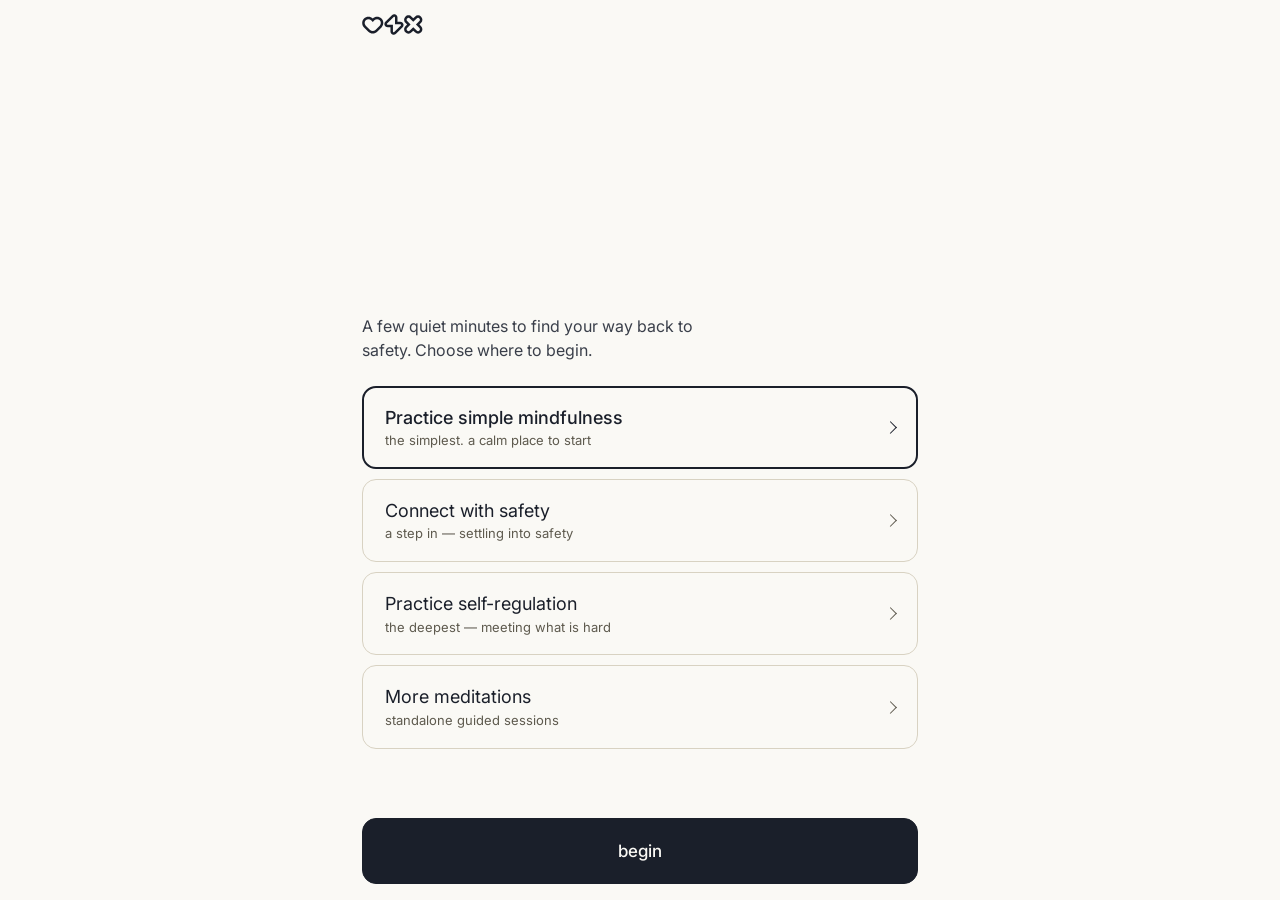
<file: app/player.html>
<!doctype html>
<html lang="en">
<head>
<meta charset="utf-8">
<meta name="viewport" content="width=device-width,initial-scale=1,viewport-fit=cover">
<!-- installable web app (add to home screen) — all inline, single file -->
<meta name="theme-color" content="#F4F1E8">
<meta name="mobile-web-app-capable" content="yes">
<meta name="apple-mobile-web-app-capable" content="yes">
<meta name="apple-mobile-web-app-status-bar-style" content="default">
<meta name="apple-mobile-web-app-title" content="Guided Practice">
<link rel="apple-touch-icon" href="icon-180.png">
<link rel="icon" type="image/png" sizes="512x512" href="icon-512.png">
<link rel="manifest" href="manifest.webmanifest">

<title>A guided practice — Stuck Not Broken</title>
<style>
@import url('https://fonts.googleapis.com/css2?family=Inter:wght@400;500;600&display=swap');

:root{
  --bone:#FAF9F5;--bone-deep:#F0EEE7;--hairline:#D8D2C2;--ink:#1A1F2A;--ink-80:#3A3F4A;--muted:#5E5A4E;--link:#0645AD;
  --leaf:#5BA070;--amber:#D29A4A;--sky:#5891C5;
  --btn-hover:#2A3040;--rbtn:10px;--rcard:14px;
  --ease:cubic-bezier(.2,.6,.2,1);
  --gentle:cubic-bezier(.25,.46,.3,1);   /* softer, slower easing for menu transitions */
}
*{box-sizing:border-box}
html,body{margin:0;height:100%;background:var(--bone)}
body{
  font-family:'Inter',system-ui,-apple-system,sans-serif;
  background:var(--bone);color:var(--ink);
  font-size:17px;line-height:1.65;-webkit-font-smoothing:antialiased;
  min-height:100svh;overflow-y:auto;overscroll-behavior:none;
  -webkit-tap-highlight-color:transparent;   /* no grey flash on tap (mobile) */
  touch-action:manipulation;                 /* ignore double-tap-to-zoom (e.g. fast silence taps); pinch-zoom still works */
}
button{-webkit-tap-highlight-color:transparent;touch-action:manipulation}
.page{width:100%;max-width:600px;margin:0 auto;min-height:100svh;padding:clamp(15px,3vh,30px) 28px clamp(16px,3vh,28px);display:flex;flex-direction:column}

/* ───── brand bar ───── */
.brand{display:flex;align-items:center;gap:12px;margin:0 0 clamp(16px,3.6vh,30px);flex:none}
.brand .mark{height:21px;width:auto;display:block}
.mark path{fill:var(--ink);transition:fill .4s var(--ease)}
.mark.mark-sky .g-heart{fill:var(--sky)}
.mark.mark-amber .g-bolt,.mark.mark-amber .g-x{fill:var(--amber)}
.brand-tag{font-size:11.5px;font-weight:500;text-transform:uppercase;letter-spacing:.15em;color:var(--muted);padding-left:12px;border-left:1px solid var(--hairline)}
.eyebrow{font-size:12.5px;font-weight:500;text-transform:uppercase;letter-spacing:.14em;color:var(--muted)}
.chooser .block>.eyebrow{display:flex;align-items:center;gap:8px;color:var(--trk-ink,var(--ink-80))}
.chooser .eyebrow::before{content:"";width:16px;height:2px;border-radius:1px;background:var(--trk,var(--muted));flex:none}

/* ───── setup layout (fits one screen) ───── */
.screen{display:flex;flex-direction:column;flex:1;min-height:0}
#setup{justify-content:flex-end;gap:clamp(14px,2.6vh,24px)}
.hidden{display:none !important}

/* zero-decision entry */
.entry{flex:1;display:flex;flex-direction:row;flex-wrap:wrap;align-items:center;justify-content:flex-start;gap:10px;align-content:center}
.btn.lead{flex:1 1 0;min-width:150px;padding:14px 20px;font-size:16px;border-radius:12px}
@media (max-width:440px){
  .entry{flex-direction:column;align-items:stretch;justify-content:center}
  .btn.lead{flex:none;width:100%}
}
.choose-link{background:none;border:0;font:inherit;font-size:14px;color:var(--link);cursor:pointer;text-decoration:underline;text-decoration-thickness:1px;text-underline-offset:2px;text-decoration-color:rgba(6,69,173,.45);padding:6px;margin-top:8px;transition:text-decoration-color var(--ease) .2s}
.choose-link:hover{text-decoration-color:var(--link)}
.choose-link:focus-visible{outline:2px solid var(--ink);outline-offset:2px;border-radius:4px}
.choose-link.back{align-self:flex-start;margin:0 0 2px;color:var(--muted);text-decoration:none}
.choose-link.back:hover{color:var(--ink)}
/* chooser hidden until the user opts into deciding */
.chooser{display:flex;flex:1;min-height:0;flex-direction:column;justify-content:flex-end;gap:clamp(13px,2.4vh,22px)}
#setup.choosing .entry{display:none}
#setup.choosing .chooser{display:flex;animation:riseIn .5s var(--ease)}

/* practice tabs — quiet, only earns weight when stacking */
.tabs{display:flex;gap:8px;flex-wrap:wrap;align-items:center;flex:none}
.tab{font:inherit;font-size:13px;cursor:pointer;white-space:nowrap;background:transparent;color:var(--ink-80);border:1px solid var(--hairline);border-radius:8px;padding:6px 13px;display:inline-flex;align-items:center;gap:8px;transition:border-color var(--ease) .2s,color var(--ease) .2s,background var(--ease) .2s}
.tab:hover{color:var(--ink)}
.tab.track-sky{border-color:rgba(88,145,197,.5)}
.tab.track-amber{border-color:rgba(210,154,74,.55)}
.tab.on{border-width:1.5px;padding:5.5px 12.5px;color:var(--ink);font-weight:500}
.tab.on.track-sky{border-color:var(--sky)}
.tab.on.track-amber{border-color:var(--amber)}
.tab.is-opt{color:var(--muted)}
.tab.is-opt.on{color:var(--ink)}
.tab:focus-visible{outline:2px solid var(--ink);outline-offset:2px}
.tab.add{color:var(--muted);border-style:dashed;font-weight:500}
.tab.add:hover{color:var(--ink);border-color:var(--ink-80)}
.tab .x{display:inline-flex;align-items:center;justify-content:center;width:17px;height:17px;margin-right:-4px;border-radius:50%;color:var(--muted);font-size:14px;line-height:1}
.tab .x:hover{color:var(--ink)}
/* when there's a single practice, the lone "Your practice" tab is just a quiet label */
.tabs[data-single] .tab.on{border-color:transparent;padding-left:0;color:var(--muted);font-weight:500;text-transform:uppercase;letter-spacing:.12em;font-size:11px}

/* ───── primary choices: radio rows ───── */
/* first-run orientation — only on the calm, unchosen view */
.welcome{font-size:16px;line-height:1.5;color:var(--ink-80);margin:0 0 2px;max-width:23em;text-wrap:pretty}
.chooser.picked .welcome{display:none}
.block{margin:0}
.block>.eyebrow{display:block;margin-bottom:11px}
.choices{display:flex;flex-direction:column}
.choices .opt{margin-bottom:10px}
.choices .opt:last-child{margin-bottom:0}
.opt{
  display:flex;align-items:center;width:100%;text-align:left;
  font:inherit;color:inherit;cursor:pointer;
  background:transparent;border:1px solid var(--hairline);border-radius:var(--rcard);
  padding:19px 22px;max-height:140px;overflow:hidden;
  transition:border-color var(--ease) .3s,border-width var(--ease) .3s,box-shadow var(--ease) .3s,max-height var(--gentle) .6s,opacity var(--gentle) .55s,padding var(--gentle) .6s,margin var(--gentle) .6s;
}
@media(hover:hover){.opt:not(.on):hover{border-color:var(--ink-80);box-shadow:inset 0 0 0 1px var(--ink-80)}}
@media(hover:hover){.opt.track-sky.on:hover{box-shadow:inset 0 0 0 1px var(--sky)}}
@media(hover:hover){.opt.track-amber.on:hover{box-shadow:inset 0 0 0 1px var(--amber)}}
.opt.on{border-width:2px;padding:18px 21px}
.opt.on .t{font-weight:500;color:var(--ink)}
.opt.track-sky.on{border-color:var(--sky)}
.opt.track-ink.on{border-color:var(--ink)}
.opt.track-amber.on{border-color:var(--amber)}
.opt:focus-visible{outline:2px solid var(--ink);outline-offset:2px}
.opt-text{flex:1 1 auto;min-width:0;display:flex;flex-direction:column;gap:3px}
.opt .t{display:block;flex:none;min-width:0;font-size:18px;line-height:1.3;font-weight:400;transition:font-weight var(--ease) .2s}
.opt .sub{font-size:13px;line-height:1.3;color:var(--muted);font-weight:400}
.chooser.picked .sub{display:none}
/* a clear way back once a practice is chosen */
.change-hint{display:none}
/* a back button above the chosen option — reopens the list (replaces the inline 'change') */
.goback{display:none;align-items:center;gap:8px;background:transparent;border:0;padding:0;margin:0 0 6px;cursor:pointer;font:inherit;font-size:15px;color:var(--ink-80);transition:color var(--ease) .2s}
.chooser.picked .goback{display:inline-flex}
.goback:hover{color:var(--ink)}
.goback .ba{width:8px;height:8px;border-left:1.5px solid currentColor;border-bottom:1.5px solid currentColor;transform:rotate(45deg);display:inline-block}
.goback:focus-visible{outline:2px solid var(--ink);outline-offset:2px;border-radius:4px}
/* session picker — a vertical list, not pills */
.medlist{display:flex;flex-direction:column;gap:8px}
.medrow{display:flex;align-items:center;justify-content:space-between;gap:12px;width:100%;text-align:left;font:inherit;cursor:pointer;background:transparent;border:1px solid var(--hairline);border-radius:var(--rcard);padding:14px 18px;color:var(--ink-80);transition:border-color var(--ease) .2s,color var(--ease) .2s}
.medrow:hover{border-color:var(--ink-80);color:var(--ink)}
.medrow.on{border-color:var(--ink);color:var(--ink);font-weight:500}
.medrow .mt{display:flex;flex-direction:column;gap:2px;min-width:0}
.medrow .mttl{font-size:16px;line-height:1.3}
.medrow .mest{font-size:12px;color:var(--muted)}
.medrow .ma{flex:none;width:8px;height:8px;border-right:1.5px solid var(--muted);border-top:1.5px solid var(--muted);transform:rotate(45deg)}
/* tap affordance — right chevron to choose, rotates down on the chosen one (tap to change) */
.opt-aff{flex:none;width:9px;height:9px;margin-left:14px;border-right:1.5px solid var(--muted);border-top:1.5px solid var(--muted);transform:rotate(45deg);transition:transform var(--ease) .3s,border-color var(--ease) .2s}
.opt.on .opt-aff{border-color:var(--ink)}
.chooser.picked .opt.on .opt-aff{transform:rotate(135deg)}
/* on choosing, the other two collapse away */
.chooser.picked .choices .opt:not(.on){max-height:0;opacity:0;margin:0;padding-top:0;padding-bottom:0;border-width:0;pointer-events:none}
/* customization stays hidden until a practice is chosen — a calm first view */
.chooser:not(.picked) .summary,
.chooser:not(.picked) .surprise-all{display:none !important}
.chooser.picked .begin-help{display:none}
/* the customization area grows in and recedes smoothly — grid-rows 0fr<->1fr animates to natural height, both directions */
.reveal{max-height:0;opacity:0;overflow:hidden;pointer-events:none;transition:max-height .7s var(--gentle),opacity .6s var(--gentle)}
.reveal-inner{display:flex;flex-direction:column;gap:clamp(13px,2.4vh,22px)}
.chooser.picked .reveal{opacity:1;pointer-events:auto}

/* ───── contextual refinements ───── */
.refine{display:flex;flex-direction:column;gap:clamp(11px,2vh,18px);flex:none}
.chips{display:flex;flex-wrap:wrap;gap:8px}
.chip{
  font:inherit;font-size:14px;cursor:pointer;text-transform:capitalize;white-space:nowrap;
  background:transparent;color:var(--muted);border:1px solid var(--hairline);
  border-radius:999px;padding:7px 15px;transition:border-color var(--ease) .2s,color var(--ease) .2s,font-weight var(--ease) .2s;
}
.chip:hover{border-color:var(--ink-80);color:var(--ink-80)}
.chip.on{border-color:var(--ink);color:var(--ink);font-weight:500}
.chip:focus-visible{outline:2px solid var(--ink);outline-offset:2px}
.chip.shuffle{border-style:dashed}
.surprise-all{align-self:flex-start;white-space:nowrap;font:inherit;font-size:14px;cursor:pointer;background:transparent;color:var(--muted);border:1px dashed var(--hairline);border-radius:999px;padding:7px 16px;transition:border-color var(--ease) .2s,color var(--ease) .2s}
.surprise-all:hover{border-color:var(--ink-80);color:var(--ink-80)}
.surprise-all:focus-visible{outline:2px solid var(--ink);outline-offset:2px}

/* ───── more options ───── */
.adjust{margin:0}
.adjust summary{font-size:14px;color:var(--muted);cursor:pointer;list-style:none;display:inline-flex;align-items:center;gap:9px;width:auto;transition:color var(--ease) .2s}
.adjust summary:hover{color:var(--ink)}
.adjust summary::-webkit-details-marker{display:none}
.adjust summary .tw{width:7px;height:7px;border-right:1.5px solid currentColor;border-bottom:1.5px solid currentColor;transform:rotate(45deg);transition:transform var(--ease) .2s;margin-bottom:2px}
.adjust[open] summary .tw{transform:rotate(-135deg);margin-bottom:-3px}
.adjust[open] summary{margin-bottom:20px}
.adjust summary:focus-visible{outline:2px solid var(--ink);outline-offset:3px;border-radius:4px}
.adjust-body{display:flex;flex-direction:column;gap:22px}

/* ───── summary + begin (pinned low) ───── */
.foot{display:flex;flex-direction:column;gap:14px;flex:none;padding-top:clamp(16px,3vh,26px)}
.summary{font-size:15px;color:var(--ink-80);margin:0;min-height:1.4em;text-wrap:pretty}
.summary b{font-weight:500;color:var(--ink)}
.begin-help{font-size:13px;color:var(--muted);margin:0;text-align:left;text-wrap:pretty}
.btn{
  font:inherit;font-weight:500;white-space:nowrap;cursor:pointer;
  background:var(--ink);color:var(--bone);border:1px solid var(--ink);
  border-radius:var(--rbtn);padding:13px 30px;transition:box-shadow var(--ease) .25s,transform var(--ease) .2s,border-color var(--ease) .2s,color var(--ease) .2s;
}
.btn:hover{box-shadow:0 0 0 2px var(--bone),0 0 0 3.5px var(--ink);transform:translateY(-1px)}
.btn:focus-visible{outline:2px solid var(--ink);outline-offset:3px}
.btn.primary{width:100%;padding:18px 30px;font-size:17px;border-radius:14px}
.btn.quiet{background:transparent;color:var(--ink);border:1px solid var(--ink)}
.btn.quiet:hover{box-shadow:inset 0 0 0 1px var(--ink);transform:translateY(-1px)}
body.playing .brand{display:none}

/* ───── player ───── */
#player{align-items:center;justify-content:center;text-align:center;gap:0}
/* the circle + caption form a "stage" that rests in the true centre of the screen. The controls
   (the menu) overlay the bottom, out of flow. When the menu appears, the stage rises toward the
   top (not all the way) and the circle shrinks, so focus shifts to the menu; when it's away, the
   stage settles back to centre and the circle grows again. */
.stage{flex:1;min-height:0;width:100%;display:flex;flex-direction:column;align-items:center;justify-content:center;transition:transform .9s var(--gentle);will-change:transform}
.ringwrap{width:100%;display:flex;align-items:center;justify-content:center;padding:8px 0}
.pfoot{position:absolute;left:0;right:0;bottom:0;width:100%;display:flex;flex-direction:column;align-items:stretch}
/* only the vertical move is a CSS transition; the circle's SIZE is eased inside the canvas
   animation (see _msz in ringLoop) so it stays perfectly smooth against the 60fps breathing. */
#player.show-controls .stage{transform:translateY(-12vh)}
@media (prefers-reduced-motion:reduce){.stage{transition:none}}
#ring{width:min(82vw,360px);height:min(82vw,360px);max-height:48vh;display:block}
.phase{font-size:12.5px;text-transform:lowercase;letter-spacing:.14em;color:var(--muted);min-height:1.5em;margin:0 0 22px;opacity:0;transition:opacity 1.1s var(--ease);text-wrap:pretty;max-width:24em}
/* a quiet "it's beginning" cue so the opening silence never reads as broken */
.starting{font-size:13px;letter-spacing:.14em;text-transform:lowercase;color:var(--muted);margin:0;min-height:1.4em;text-align:center;opacity:0;transition:opacity .6s var(--ease)}
.starting.show{opacity:1;animation:startpulse 1.9s ease-in-out infinite}
@keyframes startpulse{0%,100%{opacity:.4}50%{opacity:.85}}
@media (prefers-reduced-motion:reduce){.starting.show{animation:none;opacity:.7}}
.caption{display:flex;align-items:center;justify-content:flex-start;height:5em;font-size:17px;line-height:1.65;color:var(--ink-80);max-width:none;width:100%;margin:0 0 18px;text-align:left;text-wrap:pretty;padding:0}
#player:not(.caps-on) .caption{display:none}
/* paused: the whole field dims to read as resting (not frozen); only the resume button stays full */
#player .ringwrap,#player .caption,#player .starting,#player .controlbar,#player .endings{transition:opacity .45s var(--ease)}
#player.paused .ringwrap,#player.paused .caption,#player.paused .controlbar,#player.paused .endings{opacity:.38}
.cap-text{display:inline-block;opacity:0;transform:translateY(7px);filter:blur(2px);transition:opacity .6s var(--ease),transform .6s var(--ease),filter .6s var(--ease);will-change:opacity,transform,filter}
.cap-text.in{opacity:1;transform:none;filter:blur(0)}
@media (prefers-reduced-motion:reduce){.cap-text{transform:none;filter:none;transition:opacity .4s var(--ease)}}
.controls{display:flex;flex-direction:column;gap:18px;align-items:stretch;width:100%;opacity:0;pointer-events:none;transition:opacity .55s var(--ease)}
.timeleft{font-size:12px;letter-spacing:.02em;color:var(--muted);text-align:center;margin:0;opacity:.75;min-height:1.2em}
.timeleft:empty{display:none}
#player.show-controls .controls{opacity:1;pointer-events:auto}
/* the controls flow in softly, one tier after the next */
#player.show-controls .controls>*{animation:riseIn .5s var(--ease) both}
#player.show-controls .controls>*:nth-child(2){animation-delay:.06s}
#player.show-controls .controls>*:nth-child(3){animation-delay:.12s}
#player{position:relative}

/* round icon button — used by the between-practices "continue" */
.iconbtn{width:64px;height:64px;border-radius:50%;border:1.5px solid var(--ink);background:transparent;cursor:pointer;display:flex;align-items:center;justify-content:center;transition:box-shadow var(--ease) .2s}
.iconbtn:hover{box-shadow:0 0 0 1px var(--ink)}
.iconbtn:focus-visible{outline:2px solid var(--ink);outline-offset:3px}
.iconbtn .ico{width:25px;height:25px;display:block;fill:var(--ink);color:var(--ink)}

/* ── primary transport: the one hero control ── */
/* pause/play — a wide rounded button (not a circle, so it never echoes the breathing ring) that
   grows to fill the row from the captions pill out to the right edge — no empty gutter. */
.transport{flex:1 1 auto;min-width:54px;height:54px;border-radius:15px;border:1.5px solid var(--ink);background:transparent;cursor:pointer;display:flex;align-items:center;justify-content:center;transition:box-shadow var(--ease) .2s,transform var(--ease) .2s}
.transport:hover{box-shadow:0 0 0 1.5px var(--ink)}
.transport:active{transform:scale(.96)}
.transport:focus-visible{outline:2px solid var(--ink);outline-offset:4px}
.transport .ico{width:27px;height:27px;display:block;fill:var(--ink);color:var(--ink)}
.transport .ico-play{display:none;margin-left:3px}
.transport.is-paused .ico-pause{display:none}
.transport.is-paused .ico-play{display:block}

/* ── adjustments: two quiet, equal setting pills ── */
/* ── settings: two equal cells on one grid row, sharing the column's edges ── */
/* the controls live on one compact, centred bar — no full-width pills, no wasted space */
/* control bar spans the page columns: silence + captions at the LEFT edge, pause/play at the
   RIGHT edge (easy thumb reach) — both aligned to the same grid as the cards, caption and buttons. */
.controlbar{display:flex;align-items:center;gap:10px;width:100%;flex-wrap:nowrap}
.adjgroup{display:flex;align-items:center;gap:10px;flex:none}
.endbtn{width:100%}
.adj{display:flex;align-items:center;justify-content:center;gap:2px;width:auto;height:54px;border:1px solid var(--hairline);border-radius:14px;background:transparent;font:inherit;font-size:13px;letter-spacing:.04em;text-transform:lowercase;color:var(--muted);transition:border-color var(--ease) .2s,color var(--ease) .2s,box-shadow var(--ease) .2s}
.adj.silence{padding:0 4px 0 14px}
.adj-stepper{display:inline-flex;align-items:center;gap:2px}
.adj-label{color:var(--muted)}
.adj-val{color:var(--ink-80);font-variant-numeric:tabular-nums;min-width:2.2em;text-align:center}
.adj-step{width:44px;height:44px;border-radius:50%;border:0;background:transparent;color:var(--muted);font:inherit;font-size:21px;line-height:1;cursor:pointer;display:flex;align-items:center;justify-content:center;transition:color var(--ease) .2s}
.adj-step:hover{color:var(--ink)}
.adj-step:focus-visible{outline:2px solid var(--ink);outline-offset:2px}
.captoggle{padding:0 14px;cursor:pointer}
.captoggle .cc{font-weight:500;letter-spacing:.1em;color:var(--muted);transition:color var(--ease) .2s}
.captoggle .cc-state{color:var(--muted);transition:color var(--ease) .2s}
.captoggle:hover{border-color:var(--ink);box-shadow:0 0 0 1px var(--ink)}
.captoggle:hover .cc,.captoggle:hover .cc-state{color:var(--ink-80)}
.captoggle.on{border-color:var(--ink)}
.captoggle.on .cc,.captoggle.on .cc-state{color:var(--ink)}
.captoggle:focus-visible{outline:2px solid var(--ink);outline-offset:2px}

/* ── endings: encouraged graceful close + quiet escape ── */
.endings{display:flex;flex-direction:column;align-items:center;gap:12px;width:100%}
.endings .endbtn{width:100%}
.endnow{background:none;border:0;font:inherit;font-size:12.5px;letter-spacing:.1em;text-transform:lowercase;color:var(--muted);cursor:pointer;padding:4px 10px;transition:color var(--ease) .2s}
.endnow:hover{color:var(--ink);font-weight:600}
.endnow:focus-visible{outline:2px solid var(--ink);outline-offset:2px;border-radius:4px}

/* gentle completion */
.done{display:none;flex-direction:column;align-items:stretch;gap:10px;width:100%}
#player.finished .controls{display:none}
#player.finished .done{display:flex;animation:riseIn .55s var(--ease)}
.done .btn{width:100%}
/* terminal rest — just the settled ring and a quiet way back */
.rest{display:none;flex-direction:column;align-items:center}
#player.rested .done{display:none}
#player.rested .rest{display:flex;animation:riseIn .7s var(--ease)}

/* rest between stacked meditations */
.brk{display:none;flex-direction:column;align-items:center;gap:18px}
.brk-line{font-size:13px;text-transform:lowercase;letter-spacing:.1em;color:var(--muted);margin:0;text-align:center}
#player.breaking .controls,#player.breaking .done{display:none}
#player.breaking .brk{display:flex;animation:riseIn .55s var(--ease)}
.brk .iconbtn{width:80px;height:80px}
.brk .iconbtn .ico{width:30px;height:30px;margin-left:3px}
@media (prefers-reduced-motion:no-preference){.brk .iconbtn{animation:brkbreath 2.8s ease-in-out infinite}}
@keyframes brkbreath{0%,100%{opacity:.5}50%{opacity:1}}
@keyframes riseIn{from{opacity:0;transform:translateY(10px)}to{opacity:1;transform:none}}
@media (prefers-reduced-motion:reduce){
  #player.finished .done,#player.breaking .brk,#setup.choosing .chooser,#player.show-controls .controls>*{animation:none}
  .btn:hover,.btn.quiet:hover{transform:none}
}

/* connection trouble */
.conn{position:absolute;left:0;right:0;bottom:clamp(40px,9vh,72px);text-align:center;font-size:13px;color:var(--muted);margin:0;letter-spacing:.04em;opacity:0;transition:opacity .5s var(--ease);pointer-events:none}
#player.conn-trouble .conn{opacity:.75}

@media (max-width:520px){.page{padding:18px 20px}}
/* short viewports: compress so setup still fits one screen */
@media (max-height:680px){
  #setup{gap:clamp(10px,1.8vh,16px)}
  .opt{padding:11px 16px}
  .opt.on{padding:10.5px 15.5px}
}
@media (max-height:560px){
  .page{padding:12px 22px}
  .brand{margin-bottom:8px}
  #setup{gap:9px}
  .opt{padding:9px 15px}
  .opt.on{padding:8.5px 14.5px}
  .choices{gap:6px}
  .refine{gap:9px}
  .btn.primary{padding:12px 30px}
}
/* very short (landscape phones): tighten everything */
@media (max-height:560px){
  .brand{margin-bottom:6px}
  #setup{gap:7px}
  .refine{gap:7px}
  .block>.eyebrow{margin-bottom:5px}
  .adjust[open] summary{margin-bottom:12px}
  .adjust-body{gap:14px}
  .foot{padding-top:8px;gap:9px}
  .chip{padding:6px 13px}
}
/* embed → standalone affordance (only shows inside Circle / on installable iOS) */
.popout,.installhint{display:none}
/* host app (Stuck Not Broken) drives this in an iframe — never show the Circle pop-out there */
body.embed .popout,body.embed .installhint{display:none!important}
body.embedded .popout,body.can-install .installhint{
  display:flex;align-items:center;gap:10px;justify-content:space-between;flex:none;
  margin:0 0 clamp(14px,2.6vh,20px);padding:11px 8px 11px 15px;
  border:1px solid var(--hairline);border-radius:12px;background:rgba(88,145,197,.07)}
.popout-link{flex:1 1 auto;min-width:0;font:inherit;color:var(--link);background:none;border:0;
  cursor:pointer;text-align:left;padding:0;display:flex;flex-direction:column;gap:1px}
.popout-link .ttl{font-size:15px;font-weight:600;display:flex;align-items:center;gap:6px}
.popout-link .sub{font-size:12.5px;font-weight:400;color:var(--muted)}
.popout-link:focus-visible{outline:2px solid var(--ink);outline-offset:3px;border-radius:6px}
.installhint .ttl{font-size:14px;color:var(--ink-80);line-height:1.4}
.installhint .ttl b{font-weight:600;color:var(--ink)}
.popout-x{flex:none;width:30px;height:30px;border:0;background:none;color:var(--muted);
  font-size:19px;line-height:1;cursor:pointer;border-radius:50%;display:flex;align-items:center;justify-content:center}
.popout-x:hover{color:var(--ink)}
.popout-x:focus-visible{outline:2px solid var(--ink);outline-offset:2px}
body.playing .popout,body.playing .installhint{display:none}
@supports(padding:max(0px)){
  .page{
    padding-top:max(14px,env(safe-area-inset-top));
    padding-bottom:max(16px,env(safe-area-inset-bottom));
    padding-left:max(22px,env(safe-area-inset-left));
    padding-right:max(22px,env(safe-area-inset-right));
  }
}
/* ── embed mode: inside the Stuck Not Broken app shell ── */
html.embed .brand{display:none!important}
html.embed.autostart #setup{display:none!important}
body.embed{font-size:15px}
body.embed .page{padding-left:max(20px,env(safe-area-inset-left));padding-right:max(20px,env(safe-area-inset-right))}
body.embed .opt{padding:16px 18px}
body.embed .opt.on{padding:15.5px 17.5px}
body.embed .opt .t{font-size:16px}
body.embed .btn.primary{font-size:16px;padding:16px 30px;border-radius:12px}
body.embed .welcome{font-size:15px}
body.embed .foot{padding-top:clamp(10px,2vh,18px)}
</style>
<script>/* sync embed detection — set class on <html> before first paint */(function(){var q=new URLSearchParams(location.search);if(q.get('embed')==='1')document.documentElement.classList.add('embed');if(q.get('autostart')==='1')document.documentElement.classList.add('autostart');})();</script>
</head>
<body>
<div class="page">
  <!-- shown only when running embedded (e.g. inside Circle): a one-tap jump to the chrome-free app -->
  <div class="popout" id="popout">
    <button class="popout-link" id="popoutlink" type="button">
      <span class="ttl">Open the full-screen app ↗</span>
      <span class="sub">no menus — just the practice</span>
    </button>
    <button class="popout-x" id="popoutx" type="button" aria-label="dismiss">×</button>
  </div>
  <!-- shown only on the standalone page in iOS Safari, not yet installed -->
  <div class="installhint" id="installhint">
    <span class="ttl">Keep this handy: tap <b>Share</b>, then <b>Add to Home Screen</b>.</span>
    <button class="popout-x" id="installx" type="button" aria-label="dismiss">×</button>
  </div>
  <header class="brand">
    <svg class="mark" viewBox="0 0 1288 446.31" role="img" aria-label="Stuck Not Broken">
<path class="g-heart" d="M 228.6626430999995,414.99967965948633 C 193.0931878499996,414.99967965948633 159.69623824999962,401.15528090948635 134.56332974999987,376.0223724094866 L 42.977307250000194,284.43634990948647 C 17.844398749999527,259.30344140948625 4.0,225.86389365948654 4.0,190.3370365594864 C 4.0,154.76758130948647 17.844398750000437,121.3706317094865 42.977307250000194,96.23772320948629 C 68.11021574999995,71.10481470948653 101.54976350000015,57.26041595948655 137.07662059999984,57.260415959486096 C 171.45332764999966,57.260415959486096 203.82792165000046,70.21025355948623 228.6626430999995,93.76703050948609 C 280.7175823999996,44.35317650948619 363.2727970999995,45.20513950948626 414.34797894999974,96.23772320948629 C 466.23252564999984,148.1222699094864 466.23252564999984,232.5518032094864 414.34797894999974,284.47894805948624 L 322.76195644999916,376.06497055948637 C 297.6290479499994,401.1978790594861 264.1895001999992,415.0422778094861 228.6626430999995,415.0422778094861 L 228.6626430999995,414.99967965948633 M 137.11921875000007,109.86913120948648 C 115.60715299999993,109.86913120948648 95.41562990000057,118.21836860948625 80.20809035000002,133.42590815948634 C 48.813253799999075,164.82074470948638 48.813253799999075,215.8533284094864 80.20809035000002,247.24816495948645 L 171.7941128499997,338.83418745948654 C 187.00165239999933,354.0417270094862 207.1931754999996,362.3909644094864 228.70524124999974,362.3909644094864 C 250.2173069999999,362.3909644094864 270.40883009999925,354.0417270094862 285.6163696499989,338.83418745948654 L 377.20239214999947,247.24816495948645 C 408.5546305500002,215.89592655948618 408.5546305500002,164.82074470948638 377.20239214999947,133.42590815948634 C 345.80755560000034,102.0310716094863 294.7749719000003,102.0310716094863 263.3801353500003,133.42590815948634 L 228.70524124999974,168.10080225948641 L 194.03034714999922,133.42590815948634 C 178.82280759999958,118.21836860948625 158.6312844999993,109.86913120948648 137.11921875000007,109.86913120948648"></path>
<path class="g-bolt" d="M 673.9837031999996,442.30509380948604 C 665.0806898499995,442.30509380948604 656.092480199999,440.5585696594861 647.4876538999997,437.02292320948607 C 621.5879787000003,426.2881894094861 604.8469057499997,401.24047720948636 604.8469057499997,373.2108945094859 L 604.8469057499997,282.43423685948653 L 544.8687105499994,282.43423685948653 C 516.8391278499994,282.43423685948653 491.7914156499992,265.6931639094863 481.05668185000013,239.79348870948652 C 470.3219480500002,213.89381350948625 476.2004927499993,184.3306974094866 496.0512306499995,164.4799595094859 L 636.2417422999997,24.28944785948616 C 656.092480199999,4.438709959486374 685.6129981499989,-1.439834740514101 711.5552714999994,9.294899059486312 C 737.4549466999997,20.02963285948627 754.1960196499995,45.07734505948602 754.1960196499995,73.10692775948601 L 754.1960196499995,163.8835854094863 L 814.1742148499998,163.8835854094863 C 842.2037975499998,163.8835854094863 867.25150975,180.62465835948652 877.9862435499999,206.52433355948634 C 888.7209773499999,232.4240087594866 882.842432649999,261.98712485948624 862.9916947499996,281.8378627594865 L 722.8011830999994,422.0283744094862 C 709.5531584499995,435.27639905948615 691.9601224999997,442.30509380948604 674.0263013499998,442.30509380948604 L 673.9837031999996,442.30509380948604 M 684.6758388499993,56.57884555948604 C 681.2679868499999,56.57884555948604 677.1785644499996,57.68639745948613 673.3873291,61.47763280948621 L 533.1968174499998,201.6681444594864 C 526.168122699999,208.69683920948628 528.3832264999992,216.53489880948646 529.6185728500004,219.60196560948626 C 530.8965173500001,222.6690324094865 534.9007434500008,229.7829234594864 544.8261124,229.7829234594864 L 657.4556210000001,229.7829234594864 L 657.4556210000001,373.16829635948613 C 657.4556210000001,383.09366530948625 664.5695120499995,387.0978914094861 667.6365788499998,388.3758359094862 C 670.70364565,389.6537804094859 678.5417052499997,391.8262860594858 685.5703999999996,384.7975913094864 L 825.7609116499998,244.60707965948623 C 832.7896063999988,237.57838490948635 830.5745025999995,229.74032530948617 829.3391562500001,226.67325850948637 C 828.0612117500004,223.60619170948613 824.0569856499997,216.49230065948623 814.1316166999995,216.49230065948623 L 701.5021080999995,216.49230065948623 L 701.5021080999995,73.10692775948601 C 701.5021080999995,63.18155880948589 694.3882170499992,59.17733270948602 691.3211502499989,57.899388209486375 C 689.9154112999995,57.30301410948633 687.5299148999993,56.536247409486265 684.6758388499993,56.536247409486265 L 684.6758388499993,56.57884555948604"></path>
<path class="g-x" d="M 988.3580501999995,417.42777420948585 C 963.5233287499996,417.42777420948585 940.1795425499995,407.75799415948575 922.6291047499999,390.20755635948615 C 905.0786669499994,372.6571185594861 895.4088868999997,349.313332359486 895.4088868999997,324.4786109094865 C 895.4088868999997,299.64388945948656 905.0786669499994,276.3001032594865 922.6291047499999,258.749665459486 L 958.2837562999994,223.09501390948608 L 922.6291047499999,187.44036235948616 C 905.0786669499994,169.8899245594861 895.4088868999997,146.5461383594865 895.4088868999997,121.71141690948608 C 895.4088868999997,96.87669545948611 905.0786669499994,73.53290925948605 922.6291047499999,55.98247145948645 C 940.1795425499995,38.43203365948639 963.5233287499996,28.762253609486294 988.3580501999995,28.762253609486294 C 1013.1927716500004,28.762253609486294 1036.5365578500005,38.43203365948639 1054.0869956499992,55.98247145948645 L 1089.7416472000004,91.63712300948637 L 1125.39629875,55.98247145948645 C 1161.6473244,19.731445809486473 1220.6031639999992,19.731445809486473 1256.811591499999,55.98247145948645 C 1293.062617149999,92.23349710948642 1293.062617149999,151.18933670948664 1256.811591499999,187.39776420948593 L 1221.1569399499995,223.0524157594863 L 1256.811591499999,258.7070673094862 C 1293.062617149999,294.9580929594862 1293.062617149999,353.9139325594864 1256.811591499999,390.12236005948614 C 1220.560565849999,426.3733857094861 1161.6047262499997,426.3733857094861 1125.39629875,390.12236005948614 L 1089.7416472000004,354.4677085094862 L 1054.0869956499992,390.12236005948614 C 1036.5365578499996,407.6727978594862 1013.1927716499995,417.3425779094863 988.3580501999995,417.3425779094863 L 988.3580501999995,417.4277742094863 M 988.3580501999995,81.49876330948646 C 977.5807182499993,81.49876330948646 967.4849567000001,85.67338200948635 959.8598878499997,93.29845085948628 C 952.2348189999993,100.92351970948621 948.0602002999985,111.01928125948635 948.0602002999995,121.79661320948608 C 948.0602002999995,132.57394515948582 952.2348189999993,142.66970670948595 959.8598878499997,150.29477555948634 L 1032.7027243499997,223.13761205948586 L 959.8598878499997,295.98044855948626 C 952.2348189999993,303.60551740948665 948.0602002999985,313.7012789594868 948.0602002999995,324.4786109094865 C 948.0602002999995,335.25594285948625 952.2348189999993,345.3517044094864 959.8598878499997,352.97677325948587 C 967.4849566999992,360.60184210948626 977.5807182499993,364.7764608094857 988.3580501999995,364.77646080948614 C 999.1353821499997,364.77646080948614 1009.2311436999998,360.6018421094867 1016.8562125499993,352.97677325948587 L 1089.6990490499993,280.13393675948635 L 1162.5418855500002,352.97677325948587 C 1178.2606029000008,368.695490609486 1203.8194929000001,368.695490609486 1219.5382102499989,352.97677325948587 C 1235.2569275999995,337.2580559094862 1235.2569275999995,311.69916590948594 1219.5382102499989,295.98044855948626 L 1146.6953737499998,223.13761205948586 L 1219.5382102499989,150.29477555948634 C 1235.2569275999995,134.5760582094862 1235.2569275999995,109.01716820948596 1219.5382102499989,93.29845085948628 C 1203.8194928999992,77.57973350948615 1178.2606028999999,77.57973350948615 1162.5418855500002,93.29845085948628 L 1089.6990490499993,166.14128735948626 L 1016.8562125499993,93.29845085948628 C 1009.2311436999998,85.67338200948635 999.1353821499988,81.49876330948646 988.3580501999995,81.49876330948646"></path></svg>
    <span class="brand-tag" hidden></span>
  </header>

  <!-- ───────────── SETUP ───────────── -->
  <main id="setup" class="screen">

    <!-- the customizer: choose a practice, shape it, begin -->
    <div class="chooser" id="chooser">

      <p class="welcome" id="welcome">A few quiet minutes to find your way back to safety. Choose where to begin.</p>
      <button class="goback" id="goback" type="button"><span class="ba" aria-hidden="true"></span> back</button>
      <div class="block">
        <div class="choices" id="exps"></div>
      </div>

      <div class="reveal" id="reveal"><div class="reveal-inner">
      <div class="refine">
        <div class="block" id="sensewrap">
          <span class="eyebrow">anchor your attention with</span>
          <div class="chips" id="senses"></div>
        </div>
        <div class="block" id="skillwrap">
          <span class="eyebrow">the skill to practice</span>
          <div class="chips" id="skills"></div>
        </div>
        <div class="block" id="medwrap" style="display:none">
          <span class="eyebrow">choose a session</span>
          <div class="medlist" id="meds"></div>
        </div>
      </div>

      <details class="adjust" id="adjust">
        <summary><span class="tw" aria-hidden="true"></span> more options</summary>
        <div class="adjust-body">
          <div class="block">
            <span class="eyebrow">How much silence?</span>
            <div class="chips" id="sils"></div>
          </div>
          <div class="block" id="descdefwrap">
            <span class="eyebrow">describe the defense?</span>
            <div class="chips" id="descdefs"></div>
          </div>
          <div class="block" id="lenwrap">
            <span class="eyebrow">length</span>
            <div class="chips" id="lens"></div>
          </div>
        </div>
      </details>
      </div></div>

      <div class="foot">
        <p class="summary" id="summary"></p>
        <p class="begin-help" id="beginhelp">not sure? this is the simplest place to start.</p>
        <button class="surprise-all" id="surprise" type="button">surprise me</button>
        <button class="btn primary" id="begin">begin</button>
      </div>
    </div>
  </main>

  <!-- ───────────── PLAYER ───────────── -->
  <main id="player" class="screen hidden">
    <div class="stage">
      <div class="ringwrap"><canvas id="ring"></canvas></div>
      <p class="starting" id="starting" aria-live="polite"></p>
      <p class="caption" id="caption"><span class="cap-text" id="captext"></span></p>
    </div>
    <div class="pfoot">
    <div class="controls">
      <p class="timeleft" id="timeleft" aria-live="off"></p>
      <!-- one compact bar: pause/play · silence · captions -->
      <div class="controlbar">
        <div class="adjgroup">
        <div class="adj silence">
          <span class="adj-label">silence</span>
          <span class="adj-stepper">
            <button class="adj-step" id="lesssil" aria-label="less silence">−</button>
            <span class="adj-val" id="silnow"></span>
            <button class="adj-step" id="moresil" aria-label="more silence">+</button>
          </span>
        </div>
        <button class="adj captoggle" id="captoggle" type="button" aria-pressed="false"><span class="cc">CC</span><span class="cc-state" id="capstate">off</span></button>
        </div>
      <button class="transport" id="pause" aria-label="Pause"><svg class="ico ico-pause" viewBox="0 0 24 24" aria-hidden="true"><rect x="6.4" y="5" width="4.4" height="14" rx="2.2"></rect><rect x="13.2" y="5" width="4.4" height="14" rx="2.2"></rect></svg><svg class="ico ico-play" viewBox="0 0 24 24" aria-hidden="true"><path d="M8 6 L18 12 L8 18 Z" fill="currentColor" stroke="currentColor" stroke-width="3.4" stroke-linejoin="round"></path></svg></button>
      </div>
      <!-- endings: graceful close, and a quiet escape -->
      <div class="endings">
        <button class="btn quiet endbtn" id="endbtn">begin ease out</button>
        <button class="endnow" id="stopbtn" aria-label="End now">end now</button>
      </div>
    </div>
    <!-- gentle completion state -->
    <div class="done" id="done">
      <button class="btn quiet" id="againbtn">go again</button>
      <button class="btn quiet" id="overbtn">choose another</button>
      <button class="endnow" id="restbtn">end</button>
    </div>
    <!-- terminal rest: ending is an honored, complete choice -->
    <div class="rest" id="rest">
      <button class="endnow" id="restagain">begin again</button>
    </div>
    <!-- a rest between stacked meditations: waits for play -->
    <div class="brk" id="brk">
      <p class="brk-line" id="brkline"></p>
      <button class="iconbtn" id="contbtn" aria-label="Continue"><svg class="ico" viewBox="0 0 24 24" aria-hidden="true"><path d="M8 6 L18 12 L8 18 Z" fill="currentColor" stroke="currentColor" stroke-width="3.4" stroke-linejoin="round"></path></svg></button>
    </div>
    <!-- shown only if clips can't load -->
    <p class="conn" id="conn">having trouble connecting. hang on…</p>
    </div>
  </main>
</div>

<audio id="au"></audio>

<script>
/* ====== audio location ======
   Where the clips live, relative to this HTML file.
   - Local testing: "weaver-slicing/clips/"
   - Clips sitting next to this file: ""
   - Production CDN (recommended): the prefix that keeps the real filenames,
     e.g. "https://cdn.jsdelivr.net/gh/USER/REPO/clips/". A bare Wix-media
     prefix will NOT work (Wix rewrites uploads to opaque hashed URLs). */
const BASE="https://justinlmft.github.io/snb-guided-practice/clips/";

/* CAPTIONS: fetch the filename-keyed transcript once on load. On/off toggle, default OFF, nothing persisted. */
let CAP={};
fetch(BASE+'captions.json').then(r=>r.ok?r.json():{}).then(j=>{CAP=j||{};}).catch(()=>{});
let capsOn=false,curFile='';

/* ====== content data (manifest, order, rules, durations) ====== */
const MAN={"INTRO-01":["INTRO-01-a.mp3","INTRO-01-b.mp3"],
"PINTRO-ANCHORING":["PINTRO-ANCHORING-a.mp3","PINTRO-ANCHORING-b.mp3"],
"PINTRO-IMAGERY":["PINTRO-IMAGERY-a.mp3","PINTRO-IMAGERY-b.mp3"],
"PINTRO-OBSTACLES":["PINTRO-OBSTACLES-a.mp3","PINTRO-OBSTACLES-b.mp3"],
"PINTRO-BALANCING":["PINTRO-BALANCING-a.mp3","PINTRO-BALANCING-b.mp3"],
"PINTRO-PENDULATING":["PINTRO-PENDULATING-a.mp3","PINTRO-PENDULATING-b.mp3"],
"MIND-01":["MIND-01-a.mp3","MIND-01-b.mp3"],
"MIND-02":["MIND-02-a.mp3","MIND-02-b.mp3"],
"MIND-03":["MIND-03-a.mp3"],
"MIND-04":["MIND-04-a.mp3","MIND-04-b.mp3"],
"MIND-05":["MIND-05-a.mp3"],
"MIND-06":["MIND-06-a.mp3","MIND-06-b.mp3"],
"MIND-07":["MIND-07-a.mp3","MIND-07-b.mp3"],
"MIND-08":["MIND-08-a.mp3","MIND-08-b.mp3","MIND-08-c.mp3","MIND-08-d.mp3"],
"MIND-09-CAPCHECK":["MIND-09-CAPCHECK-a.mp3","MIND-09-CAPCHECK-b.mp3"],
"LADDER-TOUCH-01":["LADDER-TOUCH-01-a.mp3","LADDER-TOUCH-01-b.mp3"],
"LADDER-TOUCH-02":["LADDER-TOUCH-02-a.mp3","LADDER-TOUCH-02-b.mp3","LADDER-TOUCH-02-c.mp3","LADDER-TOUCH-02-d.mp3"],
"LADDER-TOUCH-03":["LADDER-TOUCH-03-a.mp3","LADDER-TOUCH-03-b.mp3"],
"LADDER-TOUCH-04":["LADDER-TOUCH-04-a.mp3","LADDER-TOUCH-04-b.mp3"],
"LADDER-TOUCH-05":["LADDER-TOUCH-05-a.mp3","LADDER-TOUCH-05-b.mp3"],
"TAIL-01-BREATH":["TAIL-01-BREATH-a.mp3","TAIL-01-BREATH-b.mp3"],
"TAIL-02-POSTURE":["TAIL-02-POSTURE-a.mp3","TAIL-02-POSTURE-b.mp3"],
"TAIL-03-SMILE":["TAIL-03-SMILE-a.mp3","TAIL-03-SMILE-b.mp3"],
"TAIL-04-CONNECT":["TAIL-04-CONNECT-a.mp3","TAIL-04-CONNECT-b.mp3"],
"SAFETY-01-NAME":["SAFETY-01-NAME-a.mp3","SAFETY-01-NAME-b.mp3"],
"SAFETY-02-GENERAL":["SAFETY-02-GENERAL-a.mp3","SAFETY-02-GENERAL-b.mp3"],
"SAFETY-03-SPECIFIC":["SAFETY-03-SPECIFIC-a.mp3","SAFETY-03-SPECIFIC-b.mp3"],
"LADDER-SIGHT-01":["LADDER-SIGHT-01-a.mp3","LADDER-SIGHT-01-b.mp3"],
"LADDER-SIGHT-02":["LADDER-SIGHT-02-a.mp3","LADDER-SIGHT-02-b.mp3"],
"LADDER-SIGHT-03":["LADDER-SIGHT-03-a.mp3","LADDER-SIGHT-03-b.mp3"],
"LADDER-SOUND-01":["LADDER-SOUND-01-a.mp3","LADDER-SOUND-01-b.mp3"],
"LADDER-SOUND-02":["LADDER-SOUND-02-a.mp3","LADDER-SOUND-02-b.mp3"],
"LADDER-SOUND-03":["LADDER-SOUND-03-a.mp3","LADDER-SOUND-03-b.mp3"],
"LADDER-SOUND-04":["LADDER-SOUND-04-a.mp3","LADDER-SOUND-04-b.mp3"],
"LADDER-SOUND-05":["LADDER-SOUND-05-a.mp3","LADDER-SOUND-05-b.mp3"],
"LADDER-SOUND-06":["LADDER-SOUND-06-a.mp3","LADDER-SOUND-06-b.mp3"],
"LADDER-MOVEMENT-01":["LADDER-MOVEMENT-01-a.mp3","LADDER-MOVEMENT-01-b.mp3"],
"LADDER-MOVEMENT-02":["LADDER-MOVEMENT-02-a.mp3","LADDER-MOVEMENT-02-b.mp3"],
"LADDER-MOVEMENT-03":["LADDER-MOVEMENT-03-a.mp3","LADDER-MOVEMENT-03-b.mp3"],
"LADDER-MOVEMENT-04":["LADDER-MOVEMENT-04-a.mp3","LADDER-MOVEMENT-04-b.mp3"],
"LADDER-MOVEMENT-05":["LADDER-MOVEMENT-05-a.mp3","LADDER-MOVEMENT-05-b.mp3"],
"LADDER-MOVEMENT-06":["LADDER-MOVEMENT-06-a.mp3","LADDER-MOVEMENT-06-b.mp3"],
"LADDER-MOVEMENT-07":["LADDER-MOVEMENT-07-a.mp3","LADDER-MOVEMENT-07-b.mp3"],
"LADDER-MOVEMENT-08":["LADDER-MOVEMENT-08-a.mp3","LADDER-MOVEMENT-08-b.mp3"],
"LADDER-MOVEMENT-09":["LADDER-MOVEMENT-09-a.mp3","LADDER-MOVEMENT-09-b.mp3"],
"LADDER-IMAGINATION-01":["LADDER-IMAGINATION-01-a.mp3","LADDER-IMAGINATION-01-b.mp3"],
"LADDER-IMAGINATION-02":["LADDER-IMAGINATION-02-a.mp3","LADDER-IMAGINATION-02-b.mp3"],
"LADDER-IMAGINATION-03":["LADDER-IMAGINATION-03-a.mp3","LADDER-IMAGINATION-03-b.mp3"],
"LADDER-IMAGINATION-04":["LADDER-IMAGINATION-04-a.mp3","LADDER-IMAGINATION-04-b.mp3"],
"LADDER-IMAGINATION-05":["LADDER-IMAGINATION-05-a.mp3","LADDER-IMAGINATION-05-b.mp3"],
"LADDER-IMAGINATION-06":["LADDER-IMAGINATION-06-a.mp3","LADDER-IMAGINATION-06-b.mp3"],
"LADDER-IMAGINATION-07":["LADDER-IMAGINATION-07-a.mp3","LADDER-IMAGINATION-07-b.mp3"],
"LADDER-IMAGINATION-08":["LADDER-IMAGINATION-08-a.mp3","LADDER-IMAGINATION-08-b.mp3"],
"CURIOSITY-01":["CURIOSITY-01-a.mp3","CURIOSITY-01-b.mp3","CURIOSITY-01-c.mp3","CURIOSITY-01-d.mp3"],
"INTENT-SET":["INTENT-SET-a.mp3","INTENT-SET-b.mp3"],
"INVITE-01":["INVITE-01-a.mp3","INVITE-01-b.mp3","INVITE-01-c.mp3"],
"INVITE-02":["INVITE-02-a.mp3","INVITE-02-b.mp3"],
"INVITE-03":["INVITE-03-a.mp3","INVITE-03-b.mp3"],
"INVITE-04":["INVITE-04-a.mp3","INVITE-04-b.mp3"],
"INVITE-05":["INVITE-05-a.mp3","INVITE-05-b.mp3"],
"INVITE-06":["INVITE-06-a.mp3","INVITE-06-b.mp3"],
"PEND-SAFETY":["PEND-SAFETY-a.mp3","PEND-SAFETY-b.mp3"],
"PEND-SAFETY-Q":["PEND-SAFETY-Q-a.mp3","PEND-SAFETY-Q-b.mp3"],
"PEND-DEFENSE":["PEND-DEFENSE-a.mp3","PEND-DEFENSE-b.mp3"],
"PEND-DEFENSE-Q":["PEND-DEFENSE-Q-a.mp3","PEND-DEFENSE-Q-b.mp3"],
"PEND-SAFE-REMIND":["PEND-SAFE-REMIND-a.mp3","PEND-SAFE-REMIND-b.mp3"],
"PEND-TO-DEFENSE-BRIEF":["PEND-TO-DEFENSE-BRIEF-a.mp3","PEND-TO-DEFENSE-BRIEF-b.mp3"],
"PEND-TO-SAFETY-BRIEF":["PEND-TO-SAFETY-BRIEF-a.mp3","PEND-TO-SAFETY-BRIEF-b.mp3"],
"HOLD-WATCH":["HOLD-WATCH-a.mp3","HOLD-WATCH-b.mp3","HOLD-WATCH-c.mp3"],
"IMG-01":["IMG-01-a.mp3","IMG-01-b.mp3"],
"IMG-02":["IMG-02-a.mp3","IMG-02-b.mp3"],
"IMG-03":["IMG-03-a.mp3","IMG-03-b.mp3"],
"IMG-04":["IMG-04-a.mp3","IMG-04-b.mp3"],
"IMG-05":["IMG-05-a.mp3","IMG-05-b.mp3"],
"IMG-06":["IMG-06-a.mp3","IMG-06-b.mp3"],
"OBST-01":["OBST-01-a.mp3","OBST-01-b.mp3"],
"OBST-02":["OBST-02-a.mp3","OBST-02-b.mp3"],
"OBST-03":["OBST-03-a.mp3","OBST-03-b.mp3"],
"OBST-04":["OBST-04-a.mp3","OBST-04-b.mp3"],
"OBST-05":["OBST-05-a.mp3","OBST-05-b.mp3"],
"OBSTACLE-STATEMENTS":["OBSTACLE-STATEMENTS-a.mp3","OBSTACLE-STATEMENTS-b.mp3","OBSTACLE-STATEMENTS-c.mp3","OBSTACLE-STATEMENTS-d.mp3","OBSTACLE-STATEMENTS-e.mp3","OBSTACLE-STATEMENTS-f.mp3","OBSTACLE-STATEMENTS-g.mp3","OBSTACLE-STATEMENTS-h.mp3","OBSTACLE-STATEMENTS-i.mp3","OBSTACLE-STATEMENTS-j.mp3","OBSTACLE-STATEMENTS-k.mp3","OBSTACLE-STATEMENTS-l.mp3","OBSTACLE-STATEMENTS-m.mp3","OBSTACLE-STATEMENTS-n.mp3","OBSTACLE-STATEMENTS-o.mp3","OBSTACLE-STATEMENTS-p.mp3"],
"CLOSE-01":["CLOSE-01-a.mp3","CLOSE-01-b.mp3"],
"CLOSE-02":["CLOSE-02-a.mp3","CLOSE-02-b.mp3"],
"CLOSE-03":["CLOSE-03-a.mp3","CLOSE-03-b.mp3"],
"CLOSE-04":["CLOSE-04-a.mp3","CLOSE-04-b.mp3"],
"CLOSE-05":["CLOSE-05-a.mp3","CLOSE-05-b.mp3"],
"OUTRO":["OUTRO-a.mp3","OUTRO-b.mp3"],
"ENDING-OPEN":["ENDING-OPEN-a.mp3","ENDING-OPEN-b.mp3"],
"LOOP-GATE":["LOOP-GATE-a.mp3","LOOP-GATE-b.mp3"],
"SLOW-MOVE":["SLOW-MOVE-a.mp3","SLOW-MOVE-b.mp3"],
"STOP-OK":["STOP-OK-a.mp3","STOP-OK-b.mp3"],
"NUMB-OK":["NUMB-OK-a.mp3","NUMB-OK-b.mp3"],
"CAP-GATE":["CAP-GATE-a.mp3","CAP-GATE-b.mp3"],
"DESC-OBJ-TOUCH":["DESC-OBJ-TOUCH-a.mp3"],
"DESC-OBJ-SIGHT":["DESC-OBJ-SIGHT-a.mp3"],
"DESC-OBJ-SOUND":["DESC-OBJ-SOUND-a.mp3"],
"DESC-OBJ-MOVEMENT":["DESC-OBJ-MOVEMENT-a.mp3"],
"DESC-OBJ-IMAGINATION":["DESC-OBJ-IMAGINATION-a.mp3","DESC-OBJ-IMAGINATION-b.mp3"],
"DESC-SAFETY":["DESC-SAFETY-a.mp3","DESC-SAFETY-b.mp3"],
"DESC-DEFENSE":["DESC-DEFENSE-a.mp3","DESC-DEFENSE-b.mp3"]},
ORDER=["INTRO-01","PINTRO-ANCHORING","PINTRO-IMAGERY","PINTRO-OBSTACLES","PINTRO-BALANCING","PINTRO-PENDULATING","MIND-01","MIND-02","MIND-03","MIND-04","MIND-05","MIND-06","MIND-07","MIND-08","MIND-09-CAPCHECK","LADDER-TOUCH-01","LADDER-TOUCH-02","LADDER-TOUCH-03","LADDER-TOUCH-04","LADDER-TOUCH-05","TAIL-01-BREATH","TAIL-02-POSTURE","TAIL-03-SMILE","TAIL-04-CONNECT","SAFETY-01-NAME","SAFETY-02-GENERAL","SAFETY-03-SPECIFIC","LADDER-SIGHT-01","LADDER-SIGHT-02","LADDER-SIGHT-03","LADDER-SOUND-01","LADDER-SOUND-02","LADDER-SOUND-03","LADDER-SOUND-04","LADDER-SOUND-05","LADDER-SOUND-06","LADDER-MOVEMENT-01","LADDER-MOVEMENT-02","LADDER-MOVEMENT-03","LADDER-MOVEMENT-04","LADDER-MOVEMENT-05","LADDER-MOVEMENT-06","LADDER-MOVEMENT-07","LADDER-MOVEMENT-08","LADDER-MOVEMENT-09","LADDER-IMAGINATION-01","LADDER-IMAGINATION-02","LADDER-IMAGINATION-03","LADDER-IMAGINATION-04","LADDER-IMAGINATION-05","LADDER-IMAGINATION-06","LADDER-IMAGINATION-07","LADDER-IMAGINATION-08","CURIOSITY-01","INTENT-SET","INVITE-01","INVITE-02","INVITE-03","INVITE-04","INVITE-05","INVITE-06","PEND-SAFETY","PEND-SAFETY-Q","PEND-DEFENSE","PEND-DEFENSE-Q","PEND-SAFE-REMIND","PEND-TO-DEFENSE-BRIEF","PEND-TO-SAFETY-BRIEF","HOLD-WATCH","IMG-01","IMG-02","IMG-03","IMG-04","IMG-05","IMG-06","OBST-01","OBST-02","OBST-03","OBST-04","OBST-05","OBSTACLE-STATEMENTS","CLOSE-01","CLOSE-02","CLOSE-03","CLOSE-04","CLOSE-05","OUTRO","ENDING-OPEN","LOOP-GATE","SLOW-MOVE","STOP-OK","NUMB-OK","CAP-GATE","DESC-OBJ-TOUCH","DESC-OBJ-SIGHT","DESC-OBJ-SOUND","DESC-OBJ-MOVEMENT","DESC-OBJ-IMAGINATION","DESC-SAFETY","DESC-DEFENSE"],
RULES={"exclusions":[{"drop":"INVITE-01","when_present":"LADDER-TOUCH-02","reason":"INVITE-01 and LADDER-TOUCH-02 do the same job; LADDER-TOUCH-02 preferred."}],"gaps":{"short_seconds":1.5,"short_prefixes":["PINTRO-","INVITE-","INTENT-","PEND-TO-"],"short_bases":["INTRO-01","CAP-GATE"]}},
DUR={"INTRO-01":11.1,
"PINTRO-ANCHORING":11.5,
"PINTRO-IMAGERY":16.0,
"PINTRO-OBSTACLES":16.8,
"PINTRO-BALANCING":13.8,
"PINTRO-PENDULATING":14.5,
"MIND-01":6.4,
"MIND-02":25.4,
"MIND-03":38.0,
"MIND-04":15.2,
"MIND-05":65.1,
"MIND-06":52.3,
"MIND-07":4.2,
"MIND-08":9.1,
"MIND-09-CAPCHECK":9.1,
"LADDER-TOUCH-01":6.1,
"LADDER-TOUCH-02":10.4,
"LADDER-TOUCH-03":3.5,
"LADDER-TOUCH-04":7.4,
"LADDER-TOUCH-05":27.1,
"TAIL-01-BREATH":38.0,
"TAIL-02-POSTURE":11.7,
"TAIL-03-SMILE":9.2,
"TAIL-04-CONNECT":15.4,
"SAFETY-01-NAME":17.4,
"SAFETY-02-GENERAL":17.6,
"SAFETY-03-SPECIFIC":17.9,
"LADDER-SIGHT-01":11.1,
"LADDER-SIGHT-02":17.5,
"LADDER-SIGHT-03":14.8,
"LADDER-SOUND-01":9.7,
"LADDER-SOUND-02":7.4,
"LADDER-SOUND-03":5.7,
"LADDER-SOUND-04":8.8,
"LADDER-SOUND-05":8.6,
"LADDER-SOUND-06":11.3,
"LADDER-MOVEMENT-01":14.3,
"LADDER-MOVEMENT-02":9.4,
"LADDER-MOVEMENT-03":6.7,
"LADDER-MOVEMENT-04":9.3,
"LADDER-MOVEMENT-05":6.6,
"LADDER-MOVEMENT-06":14.4,
"LADDER-MOVEMENT-07":12.1,
"LADDER-MOVEMENT-08":10.7,
"LADDER-MOVEMENT-09":17.1,
"LADDER-IMAGINATION-01":11.4,
"LADDER-IMAGINATION-02":5.3,
"LADDER-IMAGINATION-03":10.8,
"LADDER-IMAGINATION-04":24.2,
"LADDER-IMAGINATION-05":5.5,
"LADDER-IMAGINATION-06":8.2,
"LADDER-IMAGINATION-07":11.0,
"LADDER-IMAGINATION-08":9.5,
"CURIOSITY-01":9.9,
"INTENT-SET":26.5,
"INVITE-01":7.9,
"INVITE-02":6.4,
"INVITE-03":6.9,
"INVITE-04":8.2,
"INVITE-05":9.5,
"INVITE-06":15.8,
"PEND-SAFETY":5.4,
"PEND-SAFETY-Q":4.8,
"PEND-DEFENSE":4.1,
"PEND-DEFENSE-Q":8.0,
"PEND-SAFE-REMIND":3.7,
"PEND-TO-DEFENSE-BRIEF":4.5,
"PEND-TO-SAFETY-BRIEF":2.5,
"HOLD-WATCH":15.1,
"IMG-01":16.3,
"IMG-02":7.3,
"IMG-03":7.3,
"IMG-04":10.1,
"IMG-05":3.3,
"IMG-06":5.6,
"OBST-01":14.6,
"OBST-02":5.6,
"OBST-03":11.1,
"OBST-04":6.8,
"OBST-05":6.1,
"OBSTACLE-STATEMENTS":2.8,
"CLOSE-01":12.1,
"CLOSE-02":12.1,
"CLOSE-03":15.4,
"CLOSE-04":3.6,
"CLOSE-05":11.5,
"OUTRO":22.2,
"ENDING-OPEN":16.3,
"LOOP-GATE":24.4,
"SLOW-MOVE":25.6,
"STOP-OK":13.0,
"NUMB-OK":13.9,
"CAP-GATE":22.3,
"DESC-OBJ-TOUCH":19.1,
"DESC-OBJ-SIGHT":16.7,
"DESC-OBJ-SOUND":36.3,
"DESC-OBJ-MOVEMENT":34.8,
"DESC-OBJ-IMAGINATION":23.9,
"DESC-SAFETY":23.3,
"DESC-DEFENSE":42.9};

/* ====== helpers ====== */
const $=id=>document.getElementById(id);
const au=$('au');
au.preload='auto';
const rand=a=>a[Math.floor(Math.random()*a.length)];
const has=b=>MAN[b]&&MAN[b].length;
const clipUrl=f=>BASE+f;            // resolve a clip filename to its full src
/* ── prefetch: buffer next 1-2 segments' variants ahead of time to close network gaps ── */
const _prefetched=new Set(),_prefetchers=[];
function prefetch(file){
  if(_prefetched.has(file))return;_prefetched.add(file);
  if(_prefetchers.length>=24){const old=_prefetchers.shift();try{old.src='';}catch(e){}}
  const a=new Audio();a.preload='auto';a.src=clipUrl(file);_prefetchers.push(a);
}
function prefetchAhead(){
  for(let i=1;i<=2;i++){const b=SEQ[idx+i];if(b&&MAN[b])MAN[b].forEach(prefetch);}
}
/* ── tap-to-start safety net: if the browser blocks autoplay, first tap anywhere resumes ── */
let _tapArmed=false;
function armTapToStart(){
  if(_tapArmed)return;_tapArmed=true;
  const _s=$('starting'); if(_s){_s.textContent='tap to start';_s.classList.add('show');}   // make the needed tap explicit, not a silent "preparing"
  document.addEventListener('pointerdown',function _t(){
    document.removeEventListener('pointerdown',_t);
    _tapArmed=false;
    const _s2=$('starting'); if(_s2)_s2.textContent='preparing your audio';
    if(playing&&!paused){try{au.play();}catch(e){}}
  },{once:true});
}
const SIL=[[4,'a little'],[8,'some'],[12,'a lot']];
const GAPS=RULES.gaps;
/* gap = the silence the weaver holds AFTER a clip, before the next one.
   Default is the listener's chosen FULL silence — every witnessing / DESC beat needs it.
   Only procedural/transition clips get the short hold; CURIOSITY is capped at 4s. */
const SHORT_PREFIX=['PINTRO-','INTENT-','PEND-TO-'];
const SHORT_BASE={'INTRO-01':1,'CAP-GATE':1};
function gapAfter(b){
  if(activePack){                                                                // standalone: tier declared per segment
    const t=GAPTIER[b]||'full';
    if(t==='short')return GAPS.short_seconds;                                    // procedural / transitional
    if(t==='hold')return Math.max(cfg.silence,activePack.holdFloor||8);          // true "sit with it" beats — floored
    return cfg.silence;                                                          // full witnessing silence
  }
  if(b==='CURIOSITY-01')return Math.min(cfg.silence,4);                          // never a long hold
  if(SHORT_BASE[b]||SHORT_PREFIX.some(p=>b.indexOf(p)===0))return GAPS.short_seconds;
  return cfg.silence;                                                            // full silence (incl. INVITE-05/06, safety general/specific, all DESC)
}
/* The anchor ladder = a sense-specific FRONT + a sense-agnostic shared TAIL.
   The tail (breath, posture, smile, connect → safety name/general/specific) was only
   recorded under Touch, so its IDs are TAIL-01-BREATH..12 — reused for EVERY sense.
   (Renaming these to clearer TAIL / SAFETY ids is a separate synced pass incl. Descript.) */
const TAIL_BODY=['TAIL-01-BREATH','TAIL-02-POSTURE','TAIL-03-SMILE','TAIL-04-CONNECT']; // breath, posture, smile, connect
const TAIL_SAFETY=['SAFETY-01-NAME','SAFETY-02-GENERAL','SAFETY-03-SPECIFIC'];                 // name, general, specific
const senseFront=s=>s==='touch'
  ? ['LADDER-TOUCH-01','LADDER-TOUCH-02','LADDER-TOUCH-03','LADDER-TOUCH-04','LADDER-TOUCH-05'].filter(has)
  : ORDER.filter(b=>b.startsWith('LADDER-'+s.toUpperCase()+'-')&&has(b));
const ladder=senseFront;
const allSenses=['touch','sound','sight','movement','imagination'].filter(s=>senseFront(s).length);

/* the four practices, gentlest first. Copy in Justin's voice. */
const TRACK={mindfulness:'ink',anchoring:'sky',most:'amber',more:'ink'};
/* standalone guided sessions (the "More meditations" path) — fixed recordings, sliced into
   prompts, played through the same engine but bypassing build(). Pack JSON + clips live in
   the repo (packs/ + clips/). 'track' reuses the woven colour (anchoring=sky/heart, most=amber). */
const PACKS_BASE=BASE.replace(/clips\/?$/,'packs/');
const MEDS={
 'uye':{title:'Use Your Ears',cue:'grounding through sound',track:'anchoring',est:'~10 min',file:'uye.pack.json'},
 'eye':{title:'Use Your Eyes',cue:'grounding through sight',track:'anchoring',est:'~9 min',file:'eye.pack.json'},
 'daily-dysregulation':{title:'Daily Dysregulation',cue:'meeting a recent activation',track:'most',est:'~16 min',file:'daily-dysregulation.pack.json'},
 'outside-the-cave':{title:'Outside the Cave',cue:'a deeper imagery journey to connect with non-safety',track:'most',est:'~32 min',file:'outside-the-cave.pack.json'}
};
const MEDS_ORDER=['uye','eye','daily-dysregulation','outside-the-cave'];   // gentlest first
/* skills offered within self-regulation (like the anchor menu) */
const SKILLS={
  most:[['imagery','imagery & invitation'],['obstacles','obstacles'],['balancing','balancing'],['pendulation','pendulation']]
};
const EXP={
 mindfulness:{key:'mindfulness',t:'Practice simple mindfulness',cue:'the simplest. a calm place to start',d:"",sense:'touch',silence:8,gentle:true,mind:true,tier:0,
   sum:"A super simple practice to connect with the present moment as it is through the senses and the breath. No pressure. Just presence."},
 anchoring:{key:'anchoring',t:'Connect with safety',cue:'a step in — settling into safety',d:'',sense:'touch',silence:8,gentle:true,mind:false,tier:1,
   sum:"Connect into safety through your {sense}, and stay there a while."},
 most:{key:'most',t:'Practice self-regulation',cue:'the deepest — meeting what is hard',d:"",sense:'touch',skill:'imagery',descDefense:false,silence:4,gentle:false,mind:false,tier:3,
   sum:"Intentionally and compassionately hold safety and non-safety."},
 more:{key:'more',t:'More meditations',cue:'standalone guided sessions',d:"",standalone:true,silence:8,mind:false,tier:9,
   sum:"Full guided practices — pick one and begin."}
};
let practices=[fresh('mindfulness')];
let active=0;
let picked=false;   // has the user actively chosen a practice this visit? (drives the collapse + reveal)
let cfg=practices[active];
function fresh(k){return {...EXP[k],open:false,pack:null};}

/* ====== sequence building — canonical flow (see meditation-weaver-FLOW-SPEC.md) ====== */
function anchorBlock(c,add){
  let first=null;
  senseFront(c.sense).forEach((b,i)=>{add(b,'anchoring');if(i===0)first=b;});   // sense-specific front (the anchor)
  add('DESC-OBJ-'+c.sense.toUpperCase(),'noticing the object');                   // describe the object — right after the anchor
  TAIL_BODY.forEach(b=>add(b,'settling in the body'));                            // breath, posture, smile, connect
  add('MIND-09-CAPCHECK','a capacity check');                                     // CAP-CHECK after connect
  TAIL_SAFETY.forEach(b=>add(b,'finding safety'));                                // name -> general -> specific
  add('DESC-SAFETY','describing safety');                                         // describe safety
  return first;
}
function build(c){
  const raw=[],ph=[]; const add=(b,p)=>{if(has(b)){raw.push(b);ph.push(p);}};
  let loopBase=null;
  add('INTRO-01','opening');
  if(c.mind){
    add('MIND-01','arriving');add('MIND-02','the breath');loopBase='MIND-02';
    add('MIND-03','sound');add('MIND-04','the breath');add('MIND-05','touch');
    add('MIND-06','sight');add('MIND-07','an emotion');add('MIND-08','an invitation');
  }else{
    const defense=(c.key==='most'), skill=c.skill;
    const usesInvite=defense&&skill!=='obstacles';     // obstacles & anchoring skip intent-set / invite
    if(usesInvite)add('INTENT-SET','setting an intention');
    add(defense?({imagery:'PINTRO-IMAGERY',obstacles:'PINTRO-OBSTACLES',balancing:'PINTRO-BALANCING'}[skill]||'PINTRO-PENDULATING'):'PINTRO-ANCHORING','settling in');
    add('MIND-01','arriving');
    loopBase=anchorBlock(c,add);                        // anchor into safety (all non-mind practices)
    if(defense){
      add('CURIOSITY-01','staying curious');             // interest gate
      add('CAP-GATE','going further');                   // capacity gate — AFTER safety, BEFORE any defense
      if(usesInvite){
        loopBase='INVITE-01';                            // open-ended loop returns here
        add('INVITE-01','inviting what is hard');add('INVITE-02','it makes sense');add('INVITE-03','letting it be');
        add('INVITE-04','its intensity');add('INVITE-05','where it lives');add('INVITE-06','more specifically');
        add('NUMB-OK','permission');
        if(c.descDefense)add('DESC-DEFENSE','describing the defense');   // optional, under 'more options'
      }
      if(skill==='balancing'){
        add('PEND-SAFETY','back to safety');add('PEND-SAFETY-Q','noticing safety');
        add('HOLD-WATCH','holding both');add('PEND-SAFETY','back to safety');
      }else if(skill==='imagery'){
        ['IMG-01','IMG-02','IMG-03','IMG-04','IMG-05','IMG-06'].forEach(b=>add(b,'giving it an image'));
        add('PEND-SAFETY','back to safety');
      }else if(skill==='obstacles'){
        loopBase='OBST-01';
        add('OBST-01','what gets in the way');add('MIND-09-CAPCHECK','a capacity check');
        add('OBSTACLE-STATEMENTS','steadying words');
        add('OBST-02','validate it');add('OBST-03','normalize it');add('OBST-04','give it an image');add('OBST-05','invite it');
        add('PEND-SAFETY','back to safety');
      }else{ // pendulation
        add('PEND-SAFETY','back to safety');add('PEND-SAFETY-Q','noticing safety');
        add('PEND-DEFENSE','toward the harder side');add('PEND-DEFENSE-Q','noticing it');add('PEND-SAFE-REMIND','you are safe');
        add('PEND-TO-SAFETY-BRIEF','letting it come and go');add('PEND-TO-DEFENSE-BRIEF','letting it come and go');add('PEND-TO-SAFETY-BRIEF','letting it come and go');
        add('PEND-SAFETY','back to safety');
      }
      if(c.open)add('LOOP-GATE','staying or closing');    // open-ended: loops back to loopBase (INVITE-01 / OBST-01)
    }
  }
  ['CLOSE-01','CLOSE-02','CLOSE-03','CLOSE-04','CLOSE-05'].forEach(b=>add(b,'closing'));
  add('OUTRO','closing');
  return {seq:raw,phase:ph,loopBase};
}
const CLOSES=['CLOSE-01','CLOSE-02','CLOSE-03','CLOSE-04','CLOSE-05','OUTRO'];
function buildPlan(){
  const all=practices.filter(Boolean); let seq=[],phase=[],loop=false,loopFrom=0;
  all.forEach((c,ci)=>{let b=build(c),s=b.seq.slice(),p=b.phase.slice();
    const isLast=ci===all.length-1;
    const rm=x=>{const k=s.indexOf(x);if(k>=0){s.splice(k,1);p.splice(k,1);}};
    if(ci>0)rm('INTRO-01');                                  // only the first practice opens with the welcome
    if(isLast&&c.open){CLOSES.forEach(rm);}                  // open-ended: drop close+outro, loop instead
    else if(!isLast){rm('OUTRO');}                           // stacked: keep the close, drop the sign-off until the end
    if(isLast&&c.open&&b.loopBase){const li=s.indexOf(b.loopBase);loop=true;loopFrom=seq.length+(li>=0?li:0);}
    s.forEach((b2,i)=>{seq.push(b2);phase.push(p[i]);});
  });
  return {seq,phase,loop,loopFrom};
}
function estimate(o){let t=0;o.seq.forEach((b,i)=>{t+=(DUR[b]||4);if(i<o.seq.length-1)t+=gapAfter(b);});return Math.max(1,Math.round(t/60));}

/* ====== setup screen ====== */
function renderSetup(){
  cfg=practices[active];
  $('chooser').classList.toggle('picked',picked);
  // tint the brand mark + section eyebrows to the current practice's track
  // (standalone: neutral until a session is picked, then follow that session's track — e.g. amber for defense)
  const _trk = cfg.standalone ? (cfg.pack?TRACK[MEDS[cfg.pack].track]:'ink') : TRACK[cfg.key];
  const mk=document.querySelector('.mark');
  if(mk){mk.classList.remove('mark-sky','mark-amber','mark-ink');mk.classList.add('mark-'+_trk);}
  $('chooser').style.setProperty('--trk','var(--'+_trk+')');
  $('chooser').style.setProperty('--trk-ink',_trk==='amber'?'#8C5E1C':_trk==='ink'?'#3A3F4A':'#356291');
  $('beginhelp').style.display='none';   // orientation now lives in the welcome line + per-option subtitles
  // experience options — built ONCE and then updated in place, so the collapse (on pick) and the
  // expand (on 'back') are the same CSS transition played in reverse, not a jerky DOM rebuild.
  const ew=$('exps');
  if(!ew.children.length){
    Object.values(EXP).forEach(e=>{
      const b=document.createElement('button');b.type='button';b.dataset.key=e.key;
      b.className='opt track-'+TRACK[e.key];
      b.setAttribute('role','radio');
      b.innerHTML='<span class="opt-text"><span class="t">'+e.t+'</span><span class="sub">'+e.cue+'</span></span><span class="opt-aff" aria-hidden="true"></span>';
      b.onclick=()=>{
        if(picked&&e.key===cfg.key){picked=false;renderSetup();return;}   // tap the chosen one again to reopen the list
        practices[active]=fresh(e.key);picked=true;renderSetup();
      };
      ew.appendChild(b);
    });
  }
  Array.from(ew.children).forEach(b=>{const on=b.dataset.key===cfg.key;b.classList.toggle('on',on);b.setAttribute('aria-checked',on?'true':'false');});
  // ── standalone "more meditations" path: swap the refine area for a session picker ──
  if(cfg.standalone){
    ['sensewrap','skillwrap','descdefwrap','lenwrap'].forEach(id=>$(id).style.display='none');
    $('surprise').style.display='none';
    $('medwrap').style.display='block';
    const mw=$('meds');mw.innerHTML='';
    MEDS_ORDER.forEach(id=>{const m=MEDS[id];
      const b=document.createElement('button');b.type='button';
      b.className='medrow'+(id===cfg.pack?' on':'');
      b.innerHTML='<span class="mt"><span class="mttl">'+m.title+'</span><span class="mest">'+m.est+'</span></span><span class="ma" aria-hidden="true"></span>';
      b.onclick=()=>{cfg.pack=id;renderSetup();};
      mw.appendChild(b);});
    const sv=$('sils');sv.innerHTML='';                                  // silence still applies to a standalone
    SIL.forEach(([v,lbl])=>{const p=chip(lbl,v===cfg.silence);p.onclick=()=>{cfg.silence=v;renderSetup();};sv.appendChild(p);});
    $('summary').innerHTML = cfg.pack ? ('<b>'+MEDS[cfg.pack].cue+' · '+MEDS[cfg.pack].est+'.</b>') : 'Choose a session to begin.';
    const rv0=$('reveal'); if(rv0) rv0.style.maxHeight = picked ? rv0.scrollHeight+'px' : '0px';
    return;
  }
  $('medwrap').style.display='none';
  // anchor sense (only when the practice uses a chosen sense)
  $('sensewrap').style.display=cfg.mind?'none':'block';
  if(!cfg.mind){const sw=$('senses');sw.innerHTML='';
    allSenses.forEach(s=>{const p=chip(s,s===cfg.sense);p.onclick=()=>{cfg.sense=s;renderSetup();};sw.appendChild(p);});}
  // skill menu (the deeper practices)
  const sk=SKILLS[cfg.key];
  $('skillwrap').style.display=sk?'block':'none';
  if(sk){const kw=$('skills');kw.innerHTML='';
    sk.forEach(([v,lbl])=>{const p=chip(lbl,v===cfg.skill);p.onclick=()=>{cfg.skill=v;renderSetup();};kw.appendChild(p);});}
  $('surprise').style.display=cfg.key==='most'?'inline-flex':'none';   // one shuffle for the whole self-regulation refinement
  // describe-the-defense toggle — only for invite-based defense skills
  const showDD=cfg.key==='most'&&['imagery','balancing','pendulation'].indexOf(cfg.skill)>=0;
  $('descdefwrap').style.display=showDD?'block':'none';
  if(showDD){const dw=$('descdefs');dw.innerHTML='';
    [[true,'describe it'],[false,'skip it']].forEach(([v,lbl])=>{const p=chip(lbl,v===!!cfg.descDefense);p.onclick=()=>{cfg.descDefense=v;renderSetup();};dw.appendChild(p);});}
  // silence
  const sv=$('sils');sv.innerHTML='';
  SIL.forEach(([v,lbl])=>{const p=chip(lbl,v===cfg.silence);p.onclick=()=>{cfg.silence=v;renderSetup();};sv.appendChild(p);});
  // length — only meaningful for the final practice
  const isLast=active===practices.length-1;
  $('lenwrap').style.display=isLast?'block':'none';
  if(isLast){const lw=$('lens');lw.innerHTML='';
    [[false,'a complete practice'],[true,'open-ended']].forEach(([v,lbl])=>{const p=chip(lbl,v===cfg.open);p.onclick=()=>{cfg.open=v;renderSetup();};lw.appendChild(p);});}
  // summary
  const o=buildPlan();
  const time = o.loop ? '<b>The practice continues until you choose to stop.</b>' : '<b>About '+estimate(o)+' min.</b>';
  $('summary').innerHTML = time;
  // size the reveal to its content so the customization grows in / recedes smoothly (deterministic inside the flex column)
  const rv=$('reveal'); if(rv) rv.style.maxHeight = picked ? rv.scrollHeight+'px' : '0px';
}
function chip(label,on){
  const b=document.createElement('button');b.type='button';
  b.className='chip'+(on?' on':'');b.setAttribute('aria-pressed',on?'true':'false');
  b.textContent=label;return b;
}
$('adjust').addEventListener('toggle',()=>{
  renderSetup();
});
/* one 'surprise me' shuffles the whole self-regulation refinement — anchor, skill, silence, description (never length) */
$('surprise').onclick=()=>{
  cfg.sense=rand(allSenses);cfg.skill=rand(SKILLS.most.map(x=>x[0]));cfg.silence=rand(SIL.map(x=>x[0]));
  cfg.descDefense=['imagery','balancing','pendulation'].indexOf(cfg.skill)>=0?rand([true,false]):false;
  renderSetup();
};

/* ====== player — advance on the audio's REAL end, not a duration table ======
   This removes the cutoffs (final clip was hard-paused at DUR) and the smudges
   (a clip whose take ran longer than DUR bled into the silence). DUR is no longer
   used to advance; we wait for `ended`, then hold the silence gap, then play next. */
let SEQ=[],PH=[],idx=-1,LOOP=false,LOOPFROM=0;
let activePack=null;                 // loaded standalone pack, or null in woven mode
const SEGSTATE={},GAPTIER={},PACKCACHE={};   // standalone: id→ring state / silence tier; fetched-pack cache
let playing=false,paused=false,finished=false,started=false,closingNow=false,playStart=0;
let gapTimer=null,inGap=false,gapRemain=0,gapStart=0;

function showScreen(id){if(id==='setup')picked=false;['setup','player'].forEach(s=>$(s).classList.toggle('hidden',s!==id));document.body.classList.toggle('playing',id==='player');try{if(window.parent!==window)window.parent.postMessage({type:'snb-weaver',event:'screen',screen:id},'*');}catch(e){}}

/* TEST-ONLY: live sequence preview so you can see what's coming. Remove for production. */
function renderTest(){
  const tl=$('testlist');if(!tl)return;
  const plan=practices.map((p,i)=>{
    let s=({mindfulness:'mindfulness',anchoring:'connect w/ safety',most:'self-regulation'})[p.key]||p.key;
    if(p.key==='most'&&p.skill)s+=' · '+p.skill;
    if(!p.mind)s+=' · '+p.sense;
    if(i===practices.length-1&&p.open)s+=' · open-ended';
    return (practices.length>1?(i+1)+'. ':'')+s;
  }).join('    ');
  let rows='';
  for(let i=0;i<SEQ.length;i++)
    rows+='<div class="row" data-i="'+i+'"><span class="n">'+(i+1)+'</span><span class="b">'+SEQ[i]+'</span><span class="ph">'+(PH[i]||'')+'</span></div>';
  tl.innerHTML='<div class="hd"><span>test view · sequence</span><span>'+SEQ.length+' clips'+(LOOP?' · loops':'')+'</span></div><div class="plan">'+plan+'</div>'+rows;
}
function updateTest(){
  const tl=$('testlist');if(!tl)return;
  tl.querySelectorAll('.row').forEach(r=>{const i=+r.dataset.i;r.classList.toggle('cur',i===idx);r.classList.toggle('done',i<idx);});
  const cur=tl.querySelector('.row.cur');if(cur)cur.scrollIntoView({block:'nearest'});
}

/* soft haptic when a session begins from the customizer — mirrors the app's haptic.
   Same-origin iframe shares localStorage, so it honors the same snb_haptics setting (on by
   default; '0' mutes). Android uses the Vibration API; iOS Safari has none, so we toggle a
   hidden <input switch> for a light tap (must run inside the Begin tap = a user gesture). */
function _hapIsIOS(){
  try{ return /iPhone|iPad|iPod/.test(navigator.userAgent) || (navigator.platform==='MacIntel' && navigator.maxTouchPoints>1); }catch(e){ return false; }
}
function _hapTap(){
  try{
    var label=document.createElement('label'); label.setAttribute('aria-hidden','true');
    label.style.cssText='position:fixed;top:0;left:0;width:6px;height:6px;opacity:0.0001;border:0;margin:0;padding:0;pointer-events:none;z-index:-1';
    var input=document.createElement('input'); input.type='checkbox'; input.setAttribute('switch','');
    label.appendChild(input); (document.body||document.documentElement).appendChild(label);
    label.click(); setTimeout(function(){ try{label.remove();}catch(e){} },200);
  }catch(e){}
}
function haptic(){
  try{
    if(localStorage.getItem('snb_haptics')==='0') return;
    if(_hapIsIOS()){ try{ if(navigator.vibrate) navigator.vibrate(12); }catch(e){} _hapTap(); return; }
    if(navigator.vibrate) navigator.vibrate(12);
  }catch(e){}
}
$('begin').onclick=()=>{haptic();startPlayer();};
$('goback').onclick=()=>{picked=false;renderSetup();};   // reopen the practice list from the chosen option

/* the player opens straight into the customizer — no zero-decision front door, no planned stack */

/* keep the player as just breath; a tap brings controls back, then they fade again */
let ctrlTimer=null;
function revealControls(){
  const p=$('player');p.classList.add('show-controls');
  clearTimeout(ctrlTimer);
  if(finished||paused)return;                                   // at the end — or while paused — leave controls up
  ctrlTimer=setTimeout(()=>{p.classList.remove('show-controls');},4500);
}
$('player').addEventListener('pointerdown',()=>{if(playing||finished)revealControls();});
/* while the pointer rests on the controls, hold them open; resume the fade once it leaves */
(()=>{const c=document.querySelector('.controls');if(!c)return;
  c.addEventListener('pointerenter',()=>{clearTimeout(ctrlTimer);$('player').classList.add('show-controls');});
  c.addEventListener('pointerleave',()=>{if(playing&&!finished)revealControls();});
})();

/* safeguard: if this page is hidden (another tab/frame is in front), pause so audio never plays in the background */
document.addEventListener('visibilitychange',()=>{if(document.hidden&&playing&&!paused){$('pause').click();}});

/* connection trouble: additive listeners (do not touch the timing engine). If clips keep failing,
   say so gently instead of leaving the listener in unexplained silence. Clears on the next clip that plays. */
let _errCount=0,_errTimer=null;
au.addEventListener('error',()=>{if(!playing)return;_errCount++;clearTimeout(_errTimer);if(_errCount>=2)$('player').classList.add('conn-trouble');_errTimer=setTimeout(()=>{_errCount=0;},6000);});
au.addEventListener('playing',()=>{_errCount=0;$('player').classList.remove('conn-trouble');});

/* a deliberate rest between stacked meditations: the next one waits for the user to press play.
   A thin wrapper around advance() pauses at a practice boundary — a 'closing'-phase clip followed by
   a non-'closing' one. Clip order and within-practice timing are untouched; only a user-gated pause is inserted. */
let inBreak=false;
const PNAME={mindfulness:'simple mindfulness',anchoring:'connecting with safety',most:'self-regulation'};
const _advanceCore=advance;
advance=function(){
  if(playing&&!inBreak&&idx>=0&&idx+1<SEQ.length&&PH[idx]==='closing'&&PH[idx+1]&&PH[idx+1]!=='closing'){
    inBreak=true;try{au.pause();}catch(e){}clearTimeout(gapTimer);inGap=false;
    // which meditation is coming up next?
    let seg=0;for(let i=1;i<=idx+1;i++){if(PH[i-1]==='closing'&&PH[i]!=='closing')seg++;}
    const nm=PNAME[(practices[seg]||{}).key]||'';
    $('brkline').textContent='practice '+(seg+1)+' of '+practices.length+(nm?' \u00b7 '+nm:'')+' next';
    clearTimeout(ctrlTimer);$('player').classList.remove('show-controls');$('player').classList.add('breaking');
    return;
  }
  return _advanceCore();
};
$('contbtn').onclick=()=>{inBreak=false;$('player').classList.remove('breaking');revealControls();_advanceCore();};

function startPlayer(){
  if(cfg.standalone)return startStandalone();          // the "more meditations" path bypasses build()
  playStart=Date.now();                                // embed: clock the session so the host can log its length
  activePack=null;                                      // woven mode — clear any standalone state
  const o=buildPlan();SEQ=o.seq;PH=o.phase;LOOP=o.loop;LOOPFROM=o.loopFrom;buildTrackSeq();
  $('pause').classList.remove('is-paused');$('pause').setAttribute('aria-label','Pause');$('pause').style.display='';
  finished=false;paused=false;playing=true;inGap=false;idx=-1;closingNow=false;
  showScreen('player');fitRing();renderTest();showSil();
  started=false;const _st=$('starting');if(_st){_st.textContent='preparing your audio';_st.classList.add('show');}
  inBreak=false;$('player').classList.remove('finished','conn-trouble','breaking','rested','paused');revealControls();
  cancelAnimationFrame(rafId);ringLoop();
  advance();
}
function stopAll(){playing=false;paused=false;inGap=false;clearTimeout(gapTimer);try{au.pause();}catch(e){}cancelAnimationFrame(rafId);}

/* ── standalone playback: drive the same engine from a fixed pack (no build/weave) ── */
function applyPack(pack){
  activePack=pack;
  pack.segments.forEach(s=>{MAN[s.id]=[s.file];CAP[s.file]=s.cap||'';SEGSTATE[s.id]=s.state;GAPTIER[s.id]=s.gap;});
  SEQ=pack.segments.map(s=>s.id);
  PH=pack.segments.map(s=>s.state==='closing'?'closing':(s.cap||s.state));   // 'closing' phase eases the ring to black at the end
  LOOP=false;LOOPFROM=0;
  if(pack.silenceDefault&&(cfg.silence==null))cfg.silence=pack.silenceDefault;
}
function startStandalone(){
  const id=cfg.pack;if(!id)return;                                           // Begin with no session chosen → no-op
  const begin=pack=>{
    applyPack(pack);buildTrackSeq();
    $('pause').classList.remove('is-paused');$('pause').setAttribute('aria-label','Pause');$('pause').style.display='';
    finished=false;paused=false;playing=true;inGap=false;idx=-1;closingNow=false;
    showScreen('player');fitRing();renderTest();showSil();
    started=false;const _st=$('starting');if(_st){_st.textContent='preparing your audio';_st.classList.add('show');}
    inBreak=false;$('player').classList.remove('finished','conn-trouble','breaking','rested','paused');revealControls();
    cancelAnimationFrame(rafId);ringLoop();
    advance();
  };
  if(PACKCACHE[id])return begin(PACKCACHE[id]);
  fetch(PACKS_BASE+MEDS[id].file).then(r=>r.json()).then(p=>{PACKCACHE[id]=p;begin(p);})
   .catch(()=>{$('summary').innerHTML='<b>Could not load that session — check your connection.</b>';});
}

/* ─────────────────────────────────────────────────────────────────────────────
   CAPTIONS HOOK (not yet wired — needs transcripts from engineering).
   When transcripts exist, host a `captions.json` next to the clips keyed BY FILENAME,
   e.g. { "INTRO-01-a.mp3": "Welcome…", "INTRO-01-b.mp3": "Hi…", … }, fetch it once on load
   (const CAP = await (await fetch(BASE+'captions.json')).json()), then:
     1. In playCurrent() capture the chosen filename (see note there) and, if captions are on,
        set a caption element's text to CAP[file] || ''.
     2. Clear the caption on au.onended / during silence gaps (mirror the old phase-label logic).
     3. Add a captions on/off toggle in the controls (persist nothing — no localStorage).
   The player advances on each clip's real `ended`, so a per-clip line is enough for v1;
   upgrade to WebVTT cues later if timed highlighting is wanted.
   ───────────────────────────────────────────────────────────────────────────── */
/* ---- progressive captions: one phrase at a time, paced by where we are in the clip ----
   No per-word timestamps exist, so we split CAP[file] into phrases and reveal each across
   the clip's playback, weighting by phrase length (a proxy for how long it takes to say).
   Purely a renderer over CAP[file]; the sequencing/timing engine is untouched. */
let CAP_CHUNKS=[],CAP_BOUNDS=[],capShown=-1,capFadeT=null;
function splitCaption(txt){
  txt=(txt||'').trim();if(!txt)return [];
  let parts=(txt.match(/[^.!?]+[.!?]*/g)||[txt]).map(s=>s.trim()).filter(Boolean);
  const MAX=82,out=[];                                   // ease very long sentences apart at natural breaths
  parts.forEach(p=>{
    if(p.length<=MAX){out.push(p);return;}
    let buf='';
    p.split(/(?<=[,;:\u2014])\s+/).forEach(seg=>{
      if(buf&&(buf+' '+seg).trim().length>MAX){out.push(buf.trim());buf=seg;}
      else buf=buf?buf+' '+seg:seg;
    });
    if(buf.trim())out.push(buf.trim());
  });
  return out;
}
function capStart(txt){
  CAP_CHUNKS=splitCaption(txt);capShown=-1;
  let total=CAP_CHUNKS.reduce((n,s)=>n+s.length,0)||1,acc=0;
  CAP_BOUNDS=CAP_CHUNKS.map(s=>{acc+=s.length;return acc/total;});   // cumulative phrase-length fractions
  if(CAP_CHUNKS.length){capTick();if(capShown<0)capShow(0);}else capRender('');
}
function capTick(){
  if(!capsOn||paused||inGap||!CAP_CHUNKS.length)return;
  const dur=(isFinite(au.duration)&&au.duration>0)?au.duration:(DUR[SEQ[idx]]||CAP_CHUNKS.length*3);
  const prog=Math.min(1,au.currentTime/dur);
  let i=0;while(i<CAP_BOUNDS.length-1&&prog>=CAP_BOUNDS[i])i++;
  if(i!==capShown)capShow(i);
}
function capShow(i){capShown=i;capRender(CAP_CHUNKS[i]||'');}
function capClear(){CAP_CHUNKS=[];CAP_BOUNDS=[];capShown=-1;capRender('');}
function capRender(text){
  const el=$('captext');if(!el||el.textContent===text)return;
  el.classList.remove('in');                              // fade/blur the current phrase out
  clearTimeout(capFadeT);
  capFadeT=setTimeout(()=>{el.textContent=text;if(text){void el.offsetWidth;el.classList.add('in');}},260);
}
au.addEventListener('timeupdate',capTick);
/* the opening "beginning" cue clears the moment real audio starts */
au.addEventListener('playing',()=>{if(!started){started=true;const s=$('starting');if(s)s.classList.remove('show');}});

function playCurrent(){
  const b=SEQ[idx];
  const file=rand(MAN[b]);          // CAPTIONS: this is the chosen variant filename — caption key is CAP[file]
  curFile=file;capStart(CAP[file]||'');   // parse caption into phrases, reveal progressively (shown only when captions on)
  try{au.src=clipUrl(file);au.currentTime=0;const pr=au.play();if(pr&&pr.catch)pr.catch(()=>{armTapToStart();});}catch(e){armTapToStart();}
  prefetchAhead();
}
function advance(){
  if(!playing)return;
  idx++;
  if(idx>=SEQ.length){if(LOOP){idx=LOOPFROM;}else{return finish();}}
  inGap=false;
  playCurrent();updateTest();showTimeLeft();
}
/* subtle "about N min left" — reads the same DUR/gap estimate the setup screen uses;
   it never drives playback (display only). Hidden for open-ended and the standalone packs. */
function remainingMins(){
  let t=0;
  for(let i=Math.max(idx,0);i<SEQ.length;i++){ t+=(DUR[SEQ[i]]||4); if(i<SEQ.length-1)t+=gapAfter(SEQ[i]); }
  return t/60;
}
function showTimeLeft(){
  const e=$('timeleft');if(!e)return;
  if(!playing||finished||cfg.standalone){e.textContent='';return;}
  if(LOOP){e.textContent='open-ended';return;}
  const m=remainingMins();
  e.textContent = m<1 ? 'less than a minute left' : 'about '+Math.round(m)+' min left';
}
au.onended=()=>{                                      // a clip finished playing, in full
  if(!playing||paused)return;
  if(!LOOP&&idx>=SEQ.length-1)return finish();         // last clip plays to its natural end — no cut
  capClear();    // clear caption during the silence gap
  gapRemain=gapAfter(SEQ[idx])*1000;gapStart=performance.now();inGap=true;
  clearTimeout(gapTimer);gapTimer=setTimeout(()=>{inGap=false;advance();},gapRemain);
};
au.onerror=()=>{                                      // a clip failed to load — skip on, don't freeze
  $('starting').classList.remove('show');
  if(!playing||paused)return;
  if(!LOOP&&idx>=SEQ.length-1)return finish();
  inGap=true;gapRemain=300;gapStart=performance.now();
  clearTimeout(gapTimer);gapTimer=setTimeout(()=>{inGap=false;advance();},300);
};
function finish(){playing=false;finished=true;finishAt=performance.now();inGap=false;clearTimeout(gapTimer);try{au.pause();}catch(e){}
  capClear();$('starting').classList.remove('show');
  $('pause').style.display='none';const tl=$('timeleft');if(tl)tl.textContent='';
  clearTimeout(ctrlTimer);$('player').classList.add('finished');$('player').classList.remove('conn-trouble');
  postToHost('complete');   // embed: tell the host the session reached its natural end
}
$('pause').onclick=()=>{
  if(!playing)return;
  haptic();
  if(paused){ // resume
    paused=false;
    if(inGap){gapStart=performance.now();clearTimeout(gapTimer);gapTimer=setTimeout(()=>{inGap=false;advance();},gapRemain);}
    else{try{au.play();}catch(e){}}
    $('pause').classList.remove('is-paused');$('pause').setAttribute('aria-label','Pause');
    $('player').classList.remove('paused');revealControls();
  }else{ // pause
    paused=true;
    if(inGap){clearTimeout(gapTimer);gapRemain=Math.max(0,gapRemain-(performance.now()-gapStart));}
    else{try{au.pause();}catch(e){}}
    $('pause').classList.add('is-paused');$('pause').setAttribute('aria-label','Resume');
    $('player').classList.add('paused','show-controls');clearTimeout(ctrlTimer);$('starting').classList.remove('show');
  }
};
/* live silence control — adjusts the current practice's gap length on the fly */
const SILSTEPS=[2,4,6,8,10,12,16];
const nearestSil=v=>SILSTEPS.reduce((b,s)=>Math.abs(s-v)<Math.abs(b-v)?s:b,SILSTEPS[0]);
function showSil(){const e=$('silnow');if(e)e.textContent=cfg.silence+'s';}
function stepSil(d){let i=SILSTEPS.indexOf(nearestSil(cfg.silence));i=Math.max(0,Math.min(SILSTEPS.length-1,i+d));cfg.silence=SILSTEPS[i];showSil();}
$('lesssil').onclick=()=>stepSil(-1);
$('moresil').onclick=()=>stepSil(1);
$('captoggle').onclick=()=>{capsOn=!capsOn;const t=$('captoggle');$('capstate').textContent=capsOn?'on':'off';t.classList.toggle('on',capsOn);t.setAttribute('aria-pressed',capsOn?'true':'false');$('player').classList.toggle('caps-on',capsOn);if(capsOn&&curFile){capStart(CAP[curFile]||'');}else{capClear();}};

$('stopbtn').onclick=()=>{haptic();stopAll();finished=false;postToHost('exit');showScreen('setup');};   // immediate exit, no close
$('againbtn').onclick=()=>{haptic();startPlayer();};                                  // replay the same session from the top
$('overbtn').onclick=()=>{stopAll();finished=false;$('player').classList.remove('finished','breaking','conn-trouble','rested');$('setup').classList.remove('choosing');showScreen('setup');};
$('restbtn').onclick=()=>{$('player').classList.add('rested');};               // settle into a quiet close
$('restagain').onclick=()=>{stopAll();finished=false;$('player').classList.remove('finished','breaking','conn-trouble','rested');$('setup').classList.remove('choosing');showScreen('setup');};
$('endbtn').onclick=()=>{
  haptic();
  if(finished){stopAll();showScreen('setup');return;}
  closingNow=true;   // ease-out: the circle returns to black, confirming the close has begun
  clearTimeout(gapTimer);inGap=false;playing=true;paused=false;LOOP=false;
  $('pause').classList.remove('is-paused');$('pause').setAttribute('aria-label','Pause');
  $('player').classList.remove('paused');
  // is there another meditation queued after this point? (a practice boundary further along)
  let nextStart=-1;for(let i=idx+1;i<PH.length;i++){if(PH[i-1]==='closing'&&PH[i]!=='closing'){nextStart=i;break;}}
  const closes=['CLOSE-01','CLOSE-02','CLOSE-03','CLOSE-04','CLOSE-05'].filter(has);
  const played=SEQ.slice(0,Math.max(idx+1,0));
  const playedPH=PH.slice(0,Math.max(idx+1,0));
  if(nextStart>0){
    // gently close THIS meditation, then break into the next one
    SEQ=played.concat(closes,SEQ.slice(nextStart));
    PH=playedPH.concat(closes.map(()=>'closing'),PH.slice(nextStart));
  }else{
    // last (or only) meditation: close, sign off, then finish
    const tail=closes.concat(['OUTRO'].filter(has));
    SEQ=played.concat(tail);
    PH=playedPH.concat(tail.map(()=>'closing'));
  }
  buildTrackSeq();
  idx=played.length-1;renderTest();
  try{au.pause();}catch(e){}
  advance();
};

/* ====== focal point — whole breathing circle, two-state colour, migrating ring, reduced-motion aware ======
   The one bit of "decoration" in the app, and intentionally so: it is the practice's living focal point.
   A single whole circle breathes on a slow cycle. Its colour is BLUE while the voice is in mindfulness or
   safety and shifts to ORANGE when it turns toward the defense; the centre dot shifts with it. A faint
   second ring sits OUTSIDE the circle in mindfulness, vanishes as you settle into safety, and reappears
   INSIDE the circle at the defense — so the ring travels inward as the work deepens. No glow. */
const cv=$('ring'),g=cv.getContext('2d');
const reduce=matchMedia('(prefers-reduced-motion: reduce)').matches;
let rafId=null,finishAt=0;
const RING_BLUE=[88,145,197], RING_ORANGE=[210,154,74], RING_INK=[26,31,42];
/* classify the current clip into one of three moments by its id (works the same in any practice & when stacked) */
function clipState(b){
  if(!b)return 'mind';
  if(activePack&&SEGSTATE[b])return SEGSTATE[b];                                  // standalone: state declared per segment
  if(/^(HOLD-WATCH|PEND-HOLD)/.test(b))return 'both';                                                            // holding both at once — blue outside, orange inside
  if(/^(INVITE|IMG-|OBST|DESC-DEFENSE|NUMB-OK|PEND-DEFENSE|PEND-TO-DEFENSE)/.test(b))return 'defense';  // the harder edge
  if(/^(CLOSE-|OUTRO)/.test(b))return 'closing';                                                                 // easing out — the circle returns to black
  if(/^(INTRO-01|MIND-0[1-8])$/.test(b))return 'mind';                                                            // gentle noticing prompts
  return 'safety';                                                                                                 // anchoring / resting in safety
}
/* 'both' = holding safety and defense at once: ink centre + ink breathing circle, with the
   blue (safety) ring OUTSIDE and the orange (defense) ring INSIDE, both present. outerCol/innerCol
   default to col for every other state, so the single-colour states are unchanged. */
const RING_STATE={
  mind:{col:RING_INK,outer:1,inner:0},
  safety:{col:RING_BLUE,outer:0,inner:0},
  defense:{col:RING_ORANGE,outer:0,inner:1},
  both:{col:RING_INK,outer:1,inner:1,outerCol:RING_BLUE,innerCol:RING_ORANGE},
  closing:{col:RING_INK,outer:0,inner:0}};
let _rc=RING_INK.slice(), _roc=RING_INK.slice(), _ric=RING_INK.slice(), _ro=1, _ri=0, _lastState='mind', _breath=0.5, _breath2=0.5, _msz=1;   // eased main / outer-ring / inner-ring colours + outer/inner opacity; held breath values; _msz = circle size eased as the menu comes/goes
function buildTrackSeq(){}                                     // (legacy no-op — colour now follows each clip's state, computed live)
function fitRing(){const dpr=devicePixelRatio||1;const w=cv.clientWidth,h=cv.clientHeight;cv.width=w*dpr;cv.height=h*dpr;g.setTransform(dpr,0,0,dpr,0,0);}
addEventListener('resize',()=>{if(!$('player').classList.contains('hidden'))fitRing();});
function ringLoop(){
  rafId=requestAnimationFrame(ringLoop);
  const W=cv.clientWidth,H=cv.clientHeight,cx=W/2,cy=H/2;g.clearRect(0,0,W,H);
  // ease the circle's size as the menu (controls) comes and goes — smaller when the menu is up,
  // full size when it's away. Done here, in the canvas, so it blends with the breathing (no jerk).
  const wantMsz = $('player').classList.contains('show-controls') ? 0.7 : 1;
  _msz += (wantMsz-_msz)*0.06;
  const unit=Math.min(W,H)*_msz;
  const t=performance.now()/1000;
  const moving=playing&&!paused&&!reduce;
  if(moving){_breath=Math.sin(t*0.55)*0.5+0.5;_breath2=Math.sin(t*0.41+0.7)*0.5+0.5;}  // when paused/reduced, hold the last value instead of snapping to a default shape
  const breath=_breath, breath2=_breath2;
  // ease toward the current clip's state (a quick, deliberate shift)
  const s=RING_STATE[finished?_lastState:(closingNow?(_lastState='closing'):(_lastState=clipState(SEQ[idx])))];
  const soc=s.outerCol||s.col, sic=s.innerCol||s.col;
  for(let i=0;i<3;i++){_rc[i]+=(s.col[i]-_rc[i])*0.10;_roc[i]+=(soc[i]-_roc[i])*0.10;_ric[i]+=(sic[i]-_ric[i])*0.10;}
  _ro+=(s.outer-_ro)*0.08; _ri+=(s.inner-_ri)*0.08;
  // at the end, the ring closes inward and fades, settling into the centre dot
  let e=0;
  if(finished){const ct=Math.min(1,(performance.now()-finishAt)/2200);e=1-Math.pow(1-ct,3);}
  const [r,gr,bl]=_rc.map(Math.round);
  const rgba=(a)=>'rgba('+r+','+gr+','+bl+','+a+')';
  const oc=_roc.map(Math.round), ic=_ric.map(Math.round);                       // outer-ring (safety) + inner-ring (defense) colours, eased independently
  const rgbaO=(a)=>'rgba('+oc[0]+','+oc[1]+','+oc[2]+','+a+')';
  const rgbaI=(a)=>'rgba('+ic[0]+','+ic[1]+','+ic[2]+','+a+')';
  g.lineCap='round';
  const dotR=Math.max(2.5,unit*0.02);
  // the migrating second ring — faint thread, outside for mindfulness/safety / inside for defense (both at once when holding)
  if(_ro>0.01){g.strokeStyle=rgbaO(0.5*_ro*(1-e));g.lineWidth=1.5;g.beginPath();g.arc(cx,cy,unit*(0.30+0.13*breath2),0,Math.PI*2);g.stroke();}
  if(_ri>0.01){g.strokeStyle=rgbaI(0.6*_ri*(1-e));g.lineWidth=1.6;g.beginPath();g.arc(cx,cy,unit*(0.115+0.055*breath2),0,Math.PI*2);g.stroke();}
  // the whole breathing circle — collapsing into the dot at the very end
  const breathR=(unit*(0.20+0.12*breath))*(1-e)+dotR*e;
  g.strokeStyle=rgba(0.9*(1-e));g.lineWidth=2.5;g.beginPath();g.arc(cx,cy,breathR,0,Math.PI*2);g.stroke();
  // centre dot — shifts colour with the state, a touch deeper for presence
  g.fillStyle='rgb('+Math.round(r*0.82)+','+Math.round(gr*0.82)+','+Math.round(bl*0.82)+')';
  g.beginPath();g.arc(cx,cy,dotR,0,Math.PI*2);g.fill();
}

/* embedded-in-Circle awareness: one-tap jump to the chrome-free standalone app; on the
   standalone page (iOS Safari, not yet installed) hint how to add it to the home screen. */
(function(){
  const STANDALONE='https://justinlmft.github.io/snb-guided-practice/';
  let embedded=false; try{embedded=window.self!==window.top;}catch(e){embedded=true;}
  const iOS=/iphone|ipad|ipod/i.test(navigator.userAgent||'');
  const installed=navigator.standalone===true||matchMedia('(display-mode: standalone)').matches;
  if(embedded)document.body.classList.add('embedded');
  else if(iOS&&!installed)document.body.classList.add('can-install');
  const link=$('popoutlink');
  if(link)link.onclick=()=>{
    let w=null;try{w=window.open(STANDALONE,'_blank','noopener');}catch(e){}
    if(!w){try{window.top.location.href=STANDALONE;}catch(e){location.href=STANDALONE;}}
  };
  const px=$('popoutx');if(px)px.onclick=()=>{$('popout').style.display='none';};
  const ix=$('installx');if(ix)ix.onclick=()=>{$('installhint').style.display='none';};
})();

/* ====== embed handshake ======
   Lets the Stuck Not Broken host app (index.html) drive this player inside an
   iframe: preselect a woven practice, hide standalone chrome, auto-start, and
   report back how the session ended. Mirrors the contract app.js speaks:
   practice.html?embed=1&autostart=1&practice=<key>&sense=<s>&silence=<n>&skill=<k>
   -> postMessage({type:'snb-weaver',event:'complete'|'exit',minutes}). */
function postToHost(event){
  try{
    if(window.parent===window)return;
    const minutes=playStart?Math.max(1,Math.round((Date.now()-playStart)/60000)):null;
    window.parent.postMessage({type:'snb-weaver',event,minutes},'*');
  }catch(e){}
}
(function initEmbed(){
  const q=new URLSearchParams(location.search);
  if(q.get('embed')==='1')document.body.classList.add('embed');
  // host app deep-link straight to the "More meditations" pack list
  if(q.get('more')==='1'){practices=[fresh('more')];active=0;picked=true;cfg=practices[active];const _m=q.get('med');if(_m&&MEDS[_m])cfg.pack=_m;if(q.get('autostart')==='1'&&cfg.pack){startPlayer();return;}renderSetup();requestAnimationFrame(renderSetup);return;}
  const pk=q.get('practice');
  if(pk&&EXP[pk]&&!EXP[pk].standalone){                 // host only drives the woven practices, never the packs
    const c=fresh(pk);
    const sense=q.get('sense'); if(sense&&allSenses.indexOf(sense)>=0)c.sense=sense;
    const skill=q.get('skill'); if(skill&&SKILLS.most&&SKILLS.most.some(x=>x[0]===skill))c.skill=skill;
    const sil=parseInt(q.get('silence'),10); if(!isNaN(sil))c.silence=sil;
    practices=[c];active=0;picked=true;cfg=practices[active];
  }
  if(q.get('autostart')==='1'){startPlayer();}else{renderSetup();}
})();
</script>
<script>
if('serviceWorker' in navigator){
  /* when a new service worker takes control, reload once so the updated shell shows
     immediately — no manual reinstall needed for future updates. */
  let _swReloaded=false;
  navigator.serviceWorker.addEventListener('controllerchange',()=>{ if(!_swReloaded){_swReloaded=true;location.reload();} });
  addEventListener('load',()=>{
    navigator.serviceWorker.register('sw.js').then(reg=>{ try{reg.update();}catch(e){} }).catch(()=>{});
  });
}
</script>
</body>
</html>
</file>
